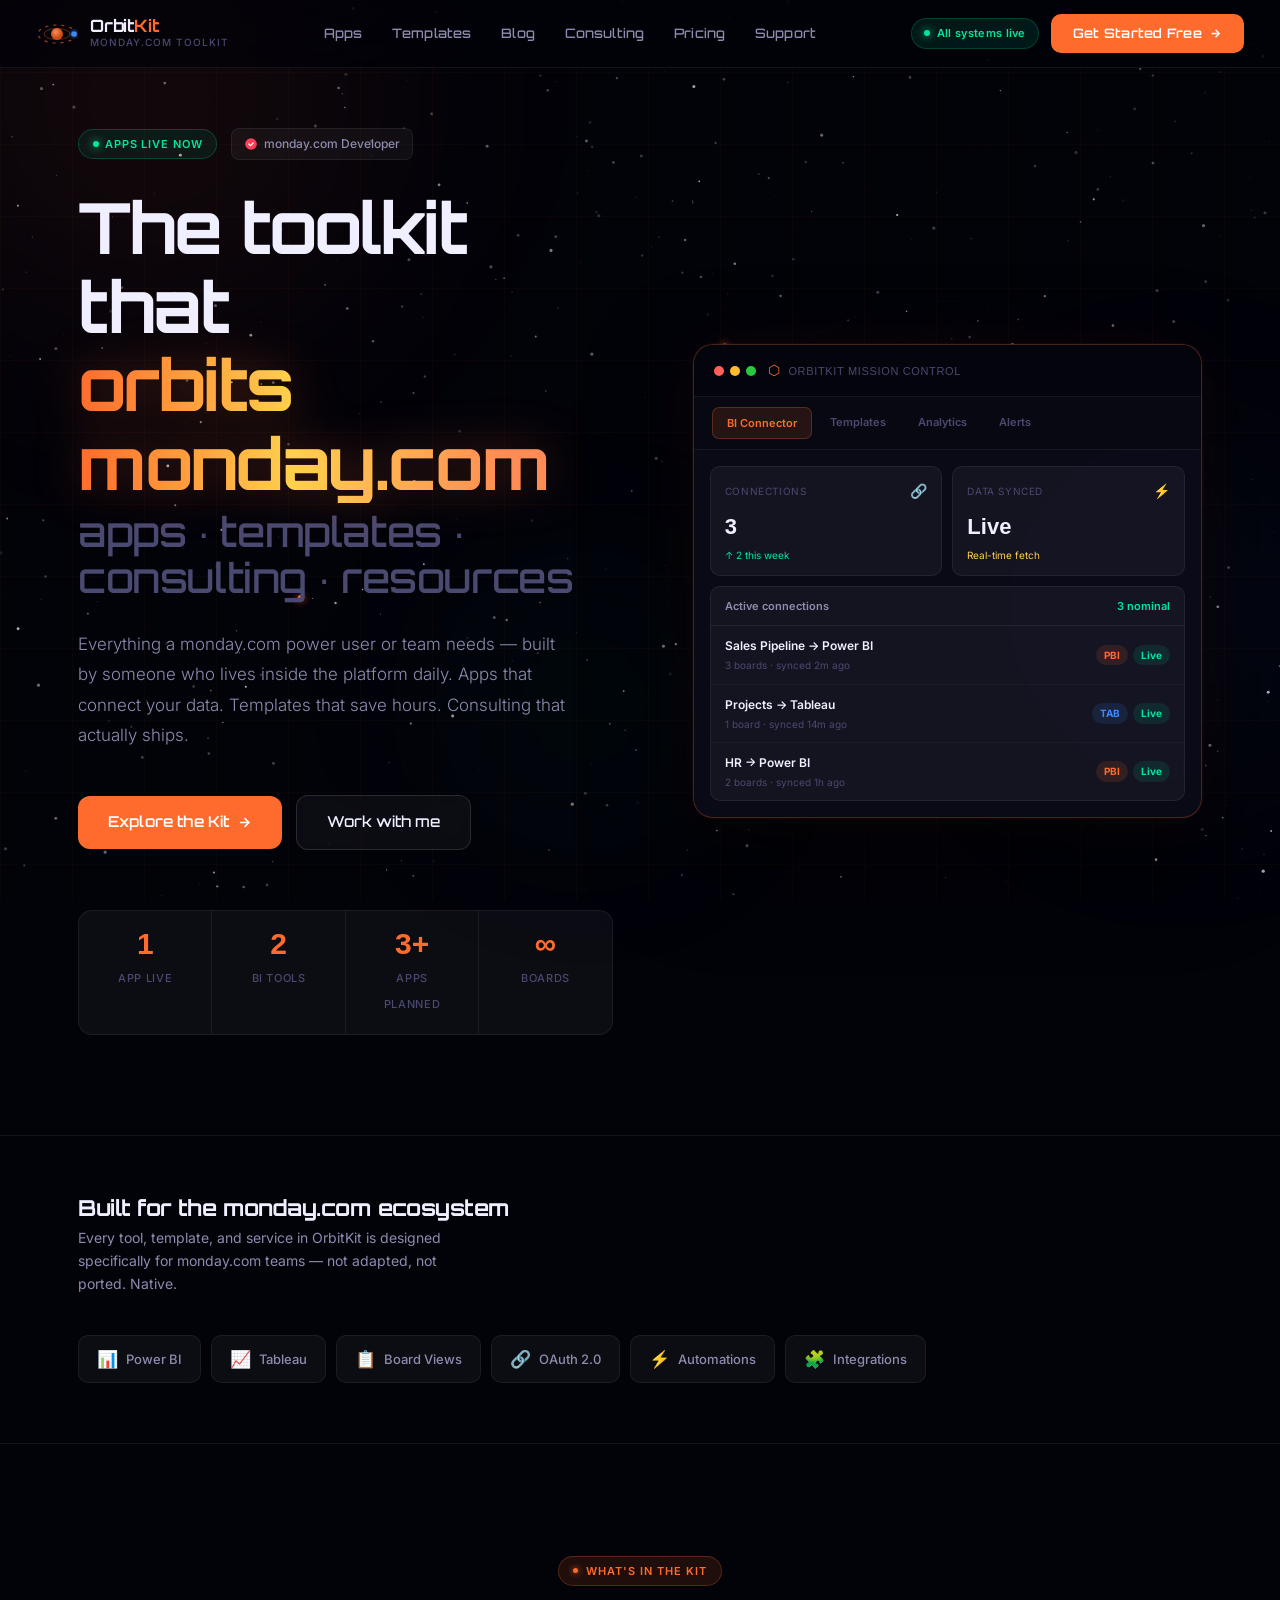
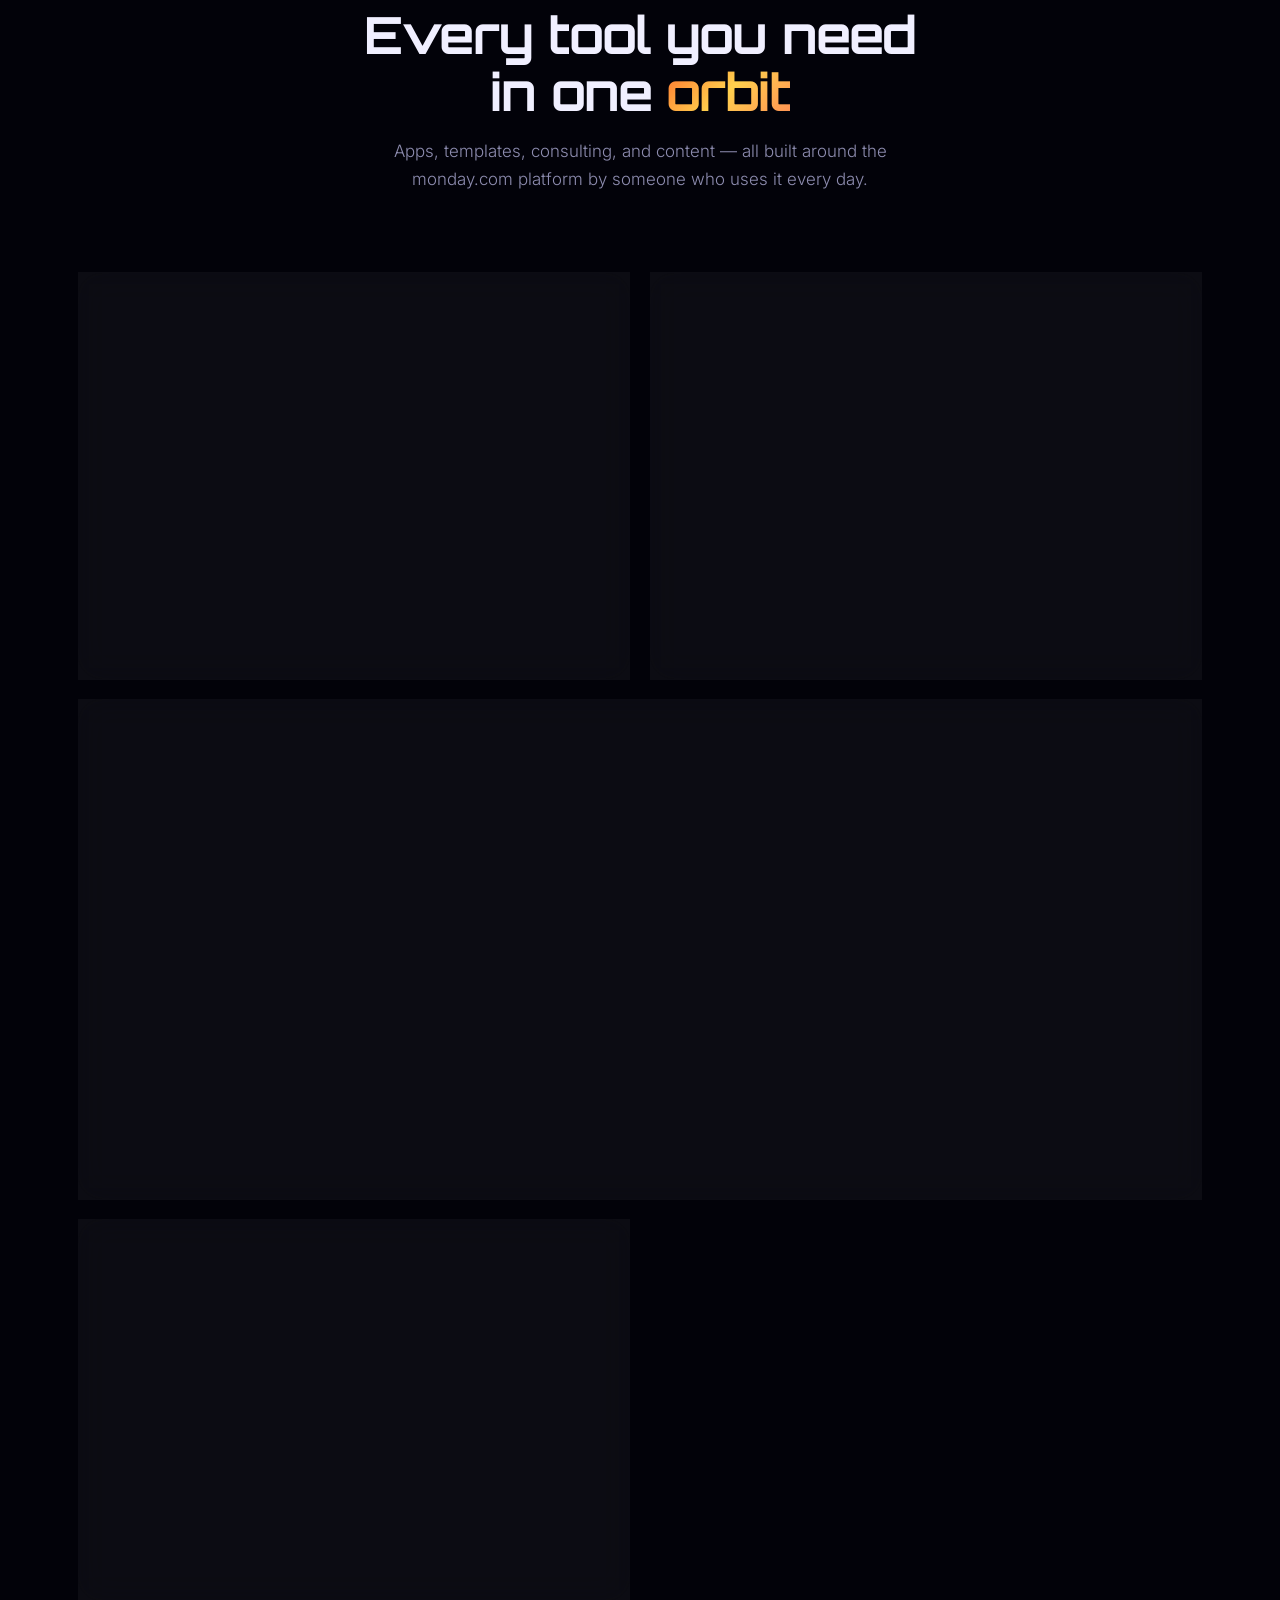
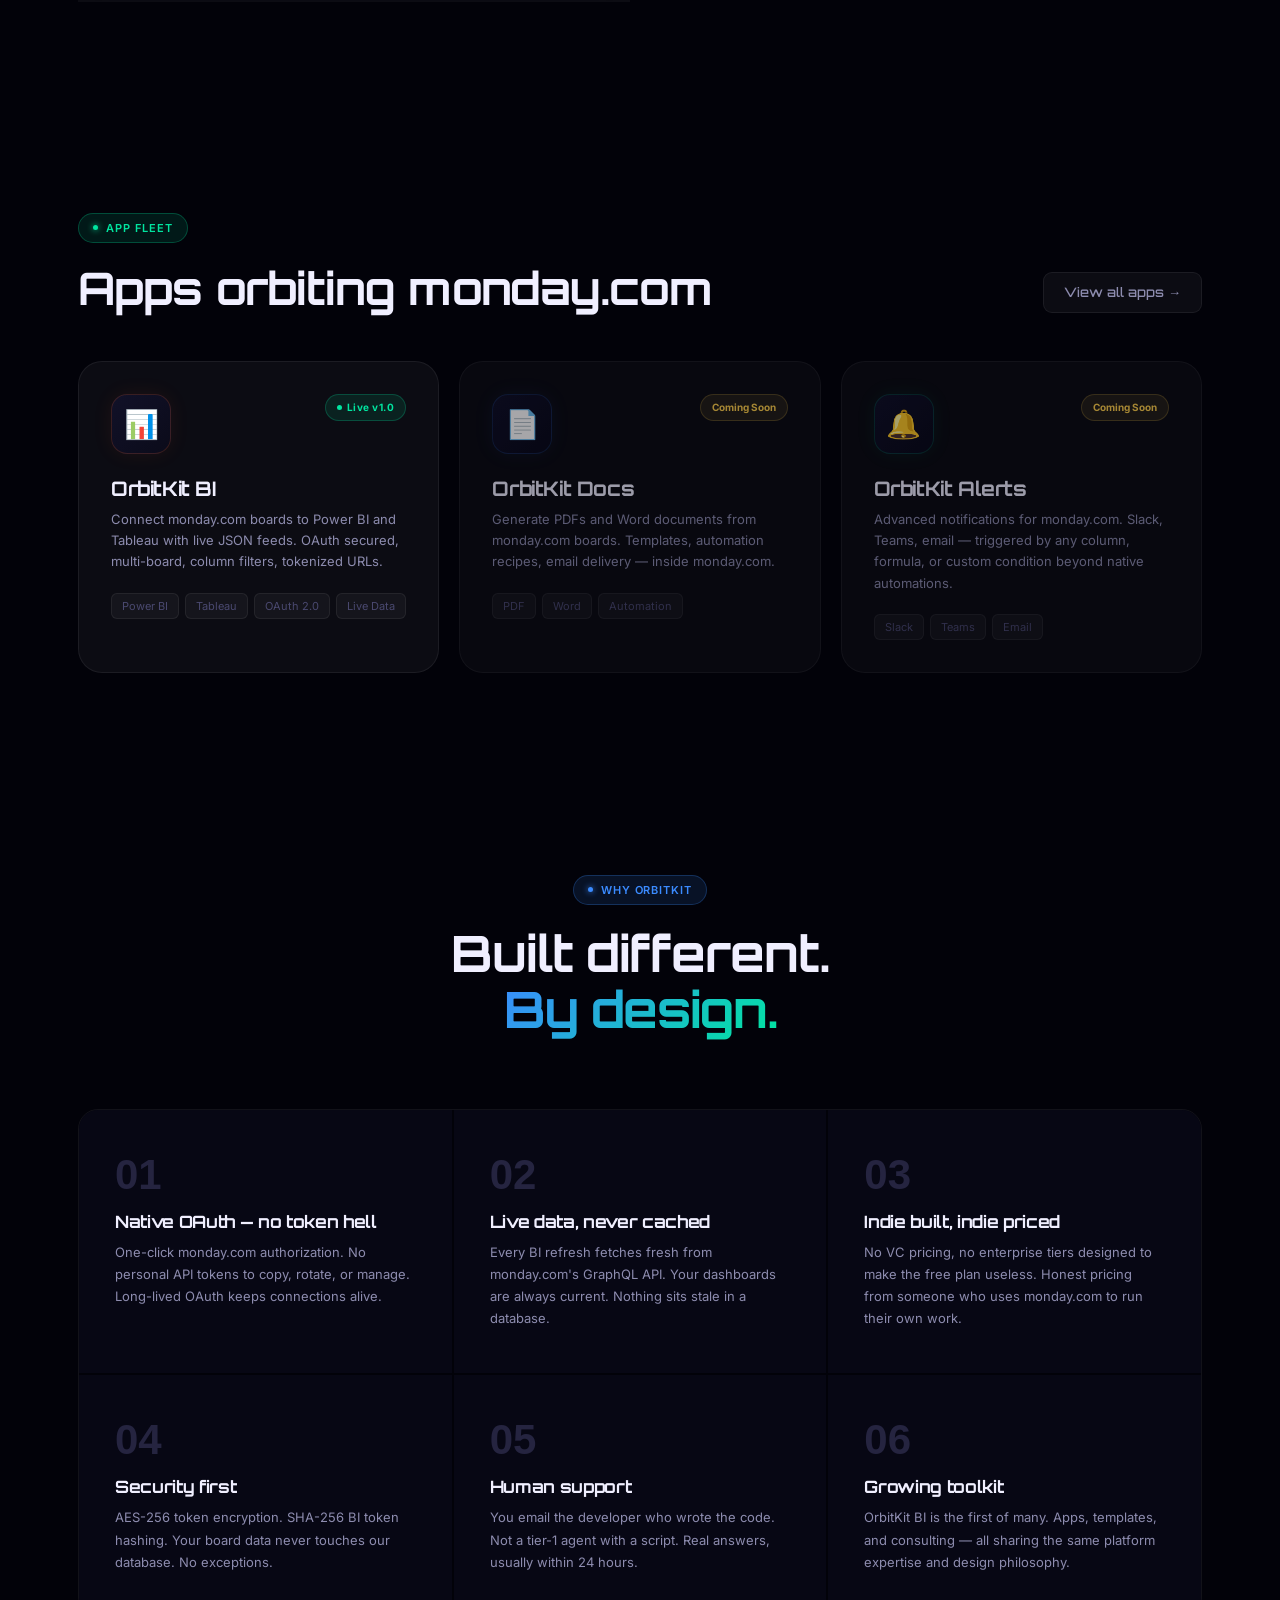
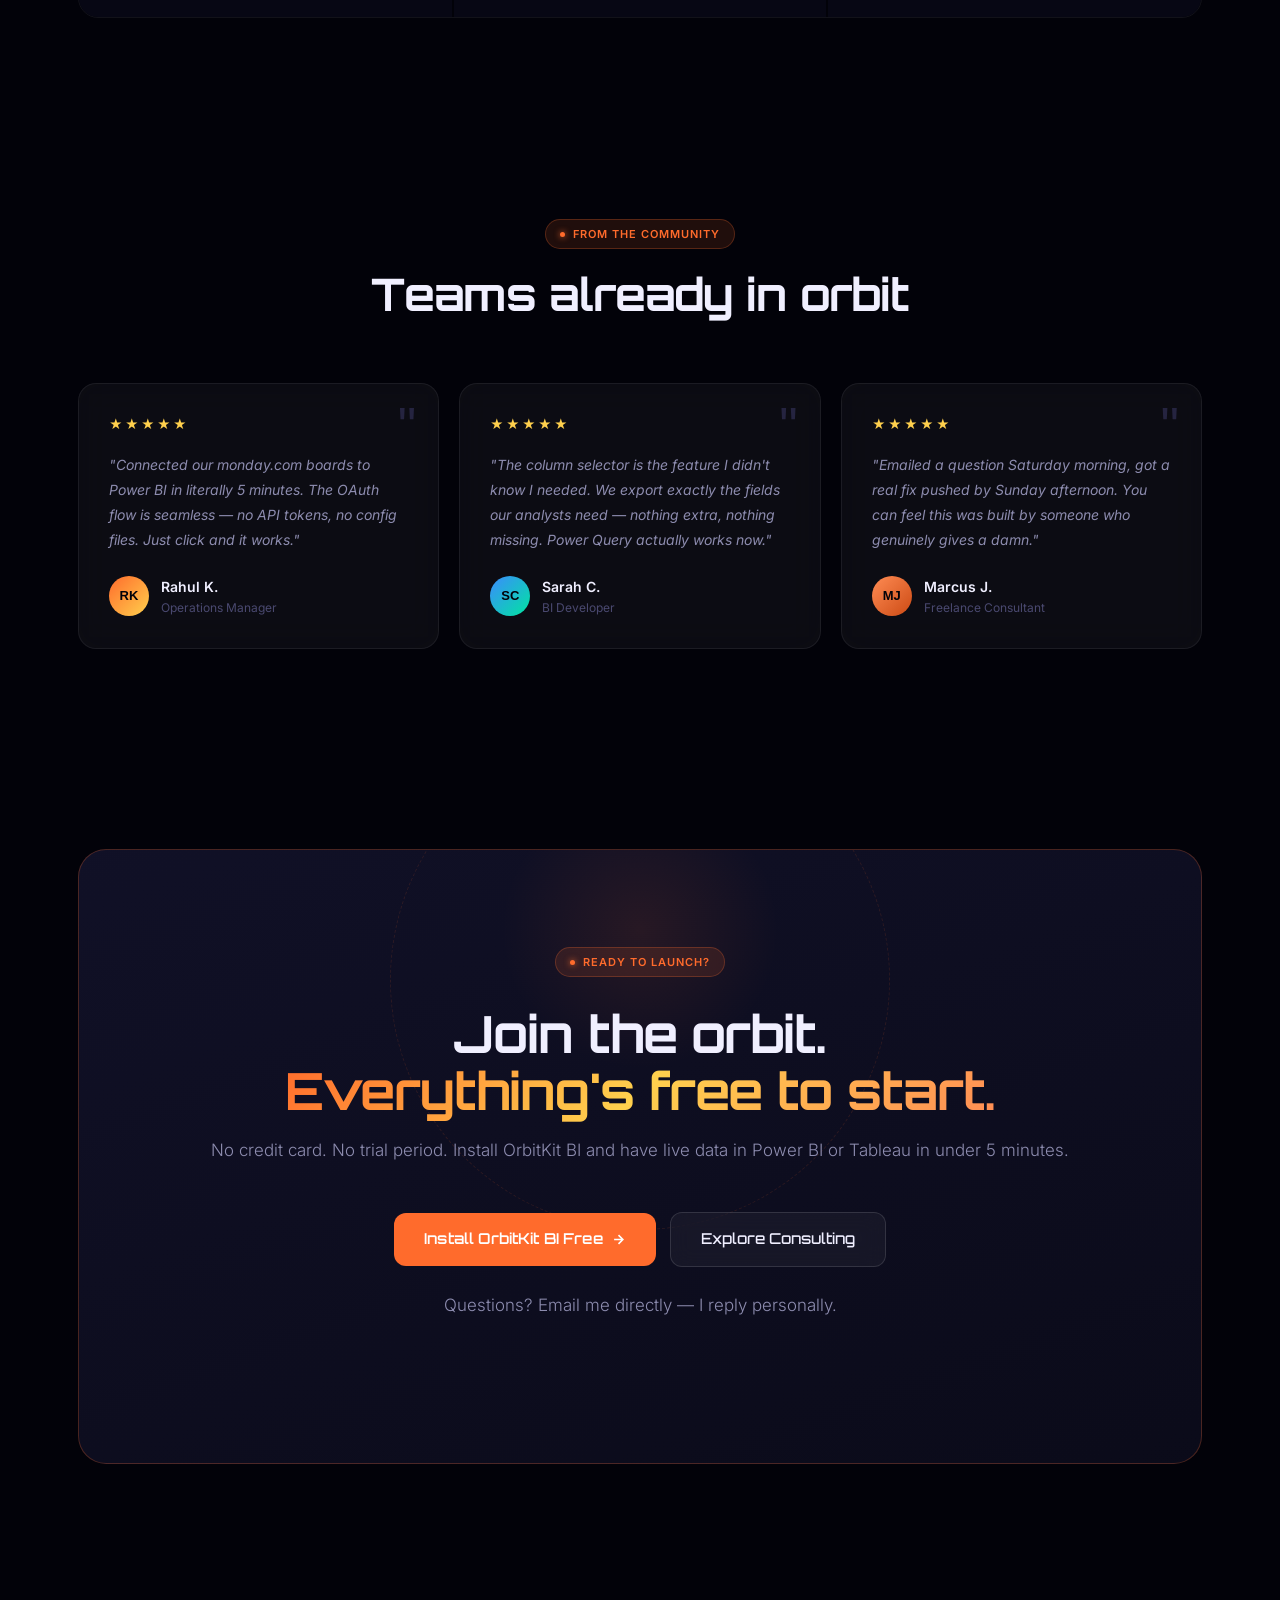
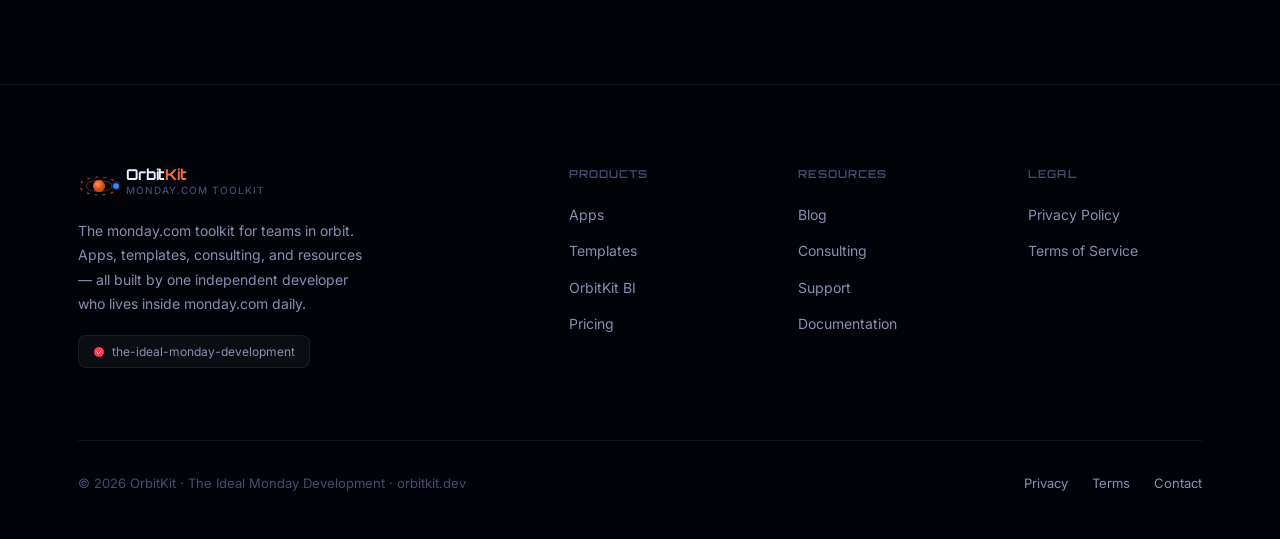
<file: index.html>
<!DOCTYPE html>
<html lang="en">
<head>
<meta charset="UTF-8">
<meta name="viewport" content="width=device-width, initial-scale=1.0">
<title>OrbitKit — The monday.com Toolkit for Teams in Orbit</title>
<meta name="description" content="Apps, templates, consulting and resources for monday.com teams. Built by an independent monday.com developer who lives inside the platform daily.">
<link rel="preconnect" href="https://fonts.googleapis.com">
<link rel="preconnect" href="https://fonts.gstatic.com" crossorigin>
<link href="https://fonts.googleapis.com/css2?family=Orbitron:wght@400;500;600;700;800;900&family=Inter:wght@300;400;500;600&display=swap" rel="stylesheet">
<link rel="stylesheet" href="shared.css">
<style>

/* ── HERO ─────────────────────────────────────────── */
.hero {
  min-height: 100vh;
  display: flex; align-items: center;
  padding: calc(var(--nav-h) + 60px) 0 100px;
  position: relative;
}
.hero-inner {
  display: grid; grid-template-columns: 1.05fr 1fr;
  gap: 80px; align-items: center;
}

/* Eyebrow */
.hero-brow { display: flex; align-items: center; gap: 14px; margin-bottom: 28px; }
.brow-tag {
  display: flex; align-items: center; gap: 6px;
  padding: 5px 14px; border-radius: 20px;
  background: rgba(0,229,160,0.08); border: 1px solid rgba(0,229,160,0.22);
  color: var(--signal); font-size: 11px; font-weight: 600; letter-spacing: .08em; text-transform: uppercase;
}
.brow-tag::before { content: ''; width: 6px; height: 6px; border-radius: 50%; background: var(--signal); box-shadow: 0 0 8px var(--signal); animation: blink 2s infinite; }
.brow-monday {
  display: flex; align-items: center; gap: 6px;
  padding: 5px 12px; border-radius: 8px;
  background: var(--panel); border: 1px solid var(--border);
  font-size: 12px; color: var(--text2); font-weight: 500;
}

/* Hero title */
h1.ht {
  font-size: clamp(44px, 5.5vw, 76px);
  font-weight: 700; margin-bottom: 28px; letter-spacing: -.03em;
}
h1.ht .l1 { display: block; color: var(--text); }
h1.ht .l2 {
  display: block;
  background: linear-gradient(90deg, var(--orbit) 0%, var(--gold) 40%, var(--orbit-hi) 80%);
  -webkit-background-clip: text; -webkit-text-fill-color: transparent;
  background-clip: text; filter: drop-shadow(0 0 24px rgba(255,107,44,0.3));
}
h1.ht .l3 { display: block; color: var(--text3); font-size: .58em; font-weight: 500; margin-top: 6px; letter-spacing: -.01em; }

.hero-desc { font-size: 17px; color: var(--text2); line-height: 1.8; max-width: 500px; margin-bottom: 44px; font-weight: 300; }
.hero-actions { display: flex; align-items: center; gap: 14px; flex-wrap: wrap; margin-bottom: 60px; }

/* Stat bar */
.stat-bar {
  display: flex; gap: 0;
  border: 1px solid var(--border); border-radius: 14px; overflow: hidden;
  background: var(--panel);
}
.stat-item {
  flex: 1; padding: 18px 22px; text-align: center;
  border-right: 1px solid var(--border);
  position: relative;
}
.stat-item:last-child { border-right: none; }
.stat-item::before {
  content: ''; position: absolute; top: 0; left: 0; right: 0; height: 2px;
  background: linear-gradient(90deg, transparent, var(--orbit), transparent);
  opacity: 0; transition: opacity .3s;
}
.stat-item:hover::before { opacity: 1; }
.stat-val {
  font-family: 'Clash Display', sans-serif; font-size: 30px; font-weight: 700;
  color: var(--orbit); display: block; margin-bottom: 4px; line-height: 1;
}
.stat-lbl { font-size: 11px; color: var(--text3); letter-spacing: .06em; text-transform: uppercase; font-weight: 500; }

/* ── HERO VISUAL — MISSION CONTROL PANEL ── */
.hero-visual { position: relative; }
.mission-panel {
  background: rgba(11,11,26,0.92);
  border: 1px solid var(--border-o);
  border-radius: 20px; overflow: hidden;
  box-shadow: 0 0 0 1px rgba(255,107,44,.05), 0 40px 100px rgba(0,0,0,.6), 0 0 60px rgba(255,107,44,.06);
  backdrop-filter: blur(20px);
  position: relative; z-index: 2;
}
.mp-header {
  background: rgba(2,2,9,0.7); padding: 14px 20px;
  display: flex; align-items: center; gap: 12px;
  border-bottom: 1px solid var(--border);
}
.mp-dots { display: flex; gap: 6px; }
.mp-dots span { width: 10px; height: 10px; border-radius: 50%; }
.mp-dots span:nth-child(1) { background: #FF5F56; }
.mp-dots span:nth-child(2) { background: #FFBD2E; }
.mp-dots span:nth-child(3) { background: #27C93F; }
.mp-title-bar { display: flex; align-items: center; gap: 8px; font-size: 11px; color: var(--text3); font-family: 'Clash Display', sans-serif; letter-spacing: .06em; text-transform: uppercase; }
.mp-title-bar::before { content: '⬡'; color: var(--orbit); font-size: 14px; }

/* Nav tabs */
.mp-tabs {
  background: rgba(6,6,15,0.5); padding: 10px 18px;
  display: flex; gap: 4px; border-bottom: 1px solid var(--border);
  overflow-x: auto;
}
.mp-tab {
  padding: 6px 14px; border-radius: 7px;
  font-size: 11px; font-weight: 600; color: var(--text3); white-space: nowrap;
}
.mp-tab.on { background: var(--orbit-dim); color: var(--orbit); border: 1px solid var(--border-o); }

/* Dashboard grid */
.mp-body { padding: 16px; display: grid; grid-template-columns: 1fr 1fr; gap: 10px; }

/* Mini stat cards */
.mini-stat {
  background: var(--panel); border: 1px solid var(--border);
  border-radius: 10px; padding: 12px 14px;
}
.ms-top { display: flex; align-items: center; justify-content: space-between; margin-bottom: 6px; }
.ms-label { font-size: 10px; color: var(--text3); text-transform: uppercase; letter-spacing: .06em; }
.ms-icon { font-size: 14px; }
.ms-val { font-family: 'Clash Display', sans-serif; font-size: 22px; font-weight: 700; color: var(--text); }
.ms-sub { font-size: 10px; color: var(--signal); margin-top: 2px; }
.ms-sub.warn { color: var(--gold); }

/* Connection list */
.mp-conn-list { grid-column: span 2; background: var(--panel); border: 1px solid var(--border); border-radius: 10px; overflow: hidden; }
.mp-conn-head { padding: 10px 14px; border-bottom: 1px solid var(--border); font-size: 11px; font-weight: 600; color: var(--text2); display: flex; justify-content: space-between; }
.conn-row {
  display: flex; align-items: center; justify-content: space-between;
  padding: 10px 14px; border-bottom: 1px solid rgba(255,255,255,.03);
}
.conn-row:last-child { border-bottom: none; }
.cr-left { display: flex; flex-direction: column; gap: 1px; }
.cr-name { font-size: 12px; font-weight: 600; color: var(--text); }
.cr-sub  { font-size: 10px; color: var(--text3); }
.cr-right { display: flex; gap: 5px; align-items: center; }
.cr-badge {
  padding: 2px 8px; border-radius: 20px; font-size: 10px; font-weight: 700;
}
.cb-o { background: var(--orbit-dim); color: var(--orbit); }
.cb-b { background: var(--electric-dim); color: var(--electric); }
.cb-g { background: var(--signal-dim); color: var(--signal); }

/* Orbit rings behind panel */
.ring-wrap { position: absolute; inset: -60px; pointer-events: none; z-index: 1; }
.ring {
  position: absolute; top: 50%; left: 50%;
  border: 1px dashed rgba(255,107,44,0.1);
  border-radius: 50%; transform: translate(-50%,-50%);
}
.ring-a { width: 420px; height: 420px; animation: spin 50s linear infinite; }
.ring-b { width: 560px; height: 560px; animation: spin 80s linear infinite reverse; border-color: rgba(59,139,255,0.06); }
@keyframes spin { to { transform: translate(-50%,-50%) rotate(360deg); } }
/* Orbit node on ring */
.rnode {
  position: absolute; width: 7px; height: 7px; border-radius: 50%;
  top: 0; left: 50%; margin: -3.5px 0 0 -3.5px;
  background: var(--orbit); box-shadow: 0 0 10px var(--orbit);
}

/* ── SERVICES SECTION ── */
.services { padding: 110px 0; }
.svc-head { text-align: center; margin-bottom: 80px; }
.svc-head h2 { font-size: clamp(32px, 4vw, 54px); margin-bottom: 16px; }
.svc-head p { color: var(--text2); font-size: 17px; max-width: 540px; margin: 0 auto; font-weight: 300; }

/* Big service cards */
.svc-grid {
  display: grid; grid-template-columns: repeat(2, 1fr);
  gap: 20px;
}
.svc-card {
  background: var(--panel); border: 1px solid var(--border);
  border-radius: var(--r-xl); padding: 44px 40px;
  position: relative; overflow: hidden;
  transition: border-color .25s, transform .25s, box-shadow .25s;
  text-decoration: none;
}
.svc-card::before {
  content: ''; position: absolute; top: 0; right: 0;
  width: 200px; height: 200px; border-radius: 50%;
  opacity: 0; transition: opacity .4s;
}
.svc-card:hover { border-color: var(--border-o); transform: translateY(-5px); box-shadow: 0 24px 60px rgba(0,0,0,.35); }
.svc-card:hover::before { opacity: 1; }
.svc-card.s1::before { background: radial-gradient(circle, rgba(255,107,44,.12) 0%, transparent 70%); }
.svc-card.s2::before { background: radial-gradient(circle, rgba(59,139,255,.10) 0%, transparent 70%); }
.svc-card.s3::before { background: radial-gradient(circle, rgba(0,229,160,.08) 0%, transparent 70%); }
.svc-card.s4::before { background: radial-gradient(circle, rgba(255,208,77,.09) 0%, transparent 70%); }

.svc-num {
  font-family: 'Clash Display', sans-serif; font-size: 11px; font-weight: 600;
  color: var(--text4); letter-spacing: .1em; margin-bottom: 24px; display: block;
}
.svc-icon {
  width: 64px; height: 64px; border-radius: 18px;
  display: flex; align-items: center; justify-content: center;
  font-size: 28px; margin-bottom: 24px; position: relative;
}
.si-o { background: var(--orbit-dim); border: 1px solid rgba(255,107,44,.2); }
.si-b { background: var(--electric-dim); border: 1px solid rgba(59,139,255,.2); }
.si-g { background: var(--signal-dim); border: 1px solid rgba(0,229,160,.2); }
.si-y { background: var(--gold-dim); border: 1px solid rgba(255,208,77,.2); }
.svc-card h3 { font-size: 24px; margin-bottom: 12px; color: var(--text); }
.svc-card p { font-size: 14px; color: var(--text2); line-height: 1.75; margin-bottom: 28px; }
.svc-link { font-size: 13px; font-weight: 600; color: var(--orbit); display: flex; align-items: center; gap: 6px; }
.svc-link:hover { gap: 10px; }
.svc-card:hover .svc-link { gap: 10px; }

/* Wide card */
.svc-card.wide { grid-column: span 2; display: grid; grid-template-columns: 1fr 1fr; gap: 40px; align-items: center; }
.wide-left {}
.wide-right {
  background: rgba(6,6,15,0.7); border: 1px solid var(--border);
  border-radius: 14px; padding: 24px; display: flex; flex-direction: column; gap: 10px;
}
.wide-item {
  display: flex; align-items: center; gap: 12px;
  padding: 10px 14px; border-radius: 10px;
  background: rgba(255,255,255,.03); border: 1px solid var(--border);
  font-size: 13px; color: var(--text2);
}
.wi-icon { font-size: 18px; width: 32px; text-align: center; }
.wi-check { margin-left: auto; color: var(--signal); font-size: 14px; font-weight: 700; }

/* ── APPS SECTION ── */
.apps-sec { padding: 100px 0; }
.apps-head { display: flex; align-items: flex-end; justify-content: space-between; margin-bottom: 48px; }
.apps-head h2 { font-size: clamp(28px, 3.5vw, 46px); }
.apps-row { display: grid; grid-template-columns: repeat(3, 1fr); gap: 20px; }
.app-card {
  background: var(--panel); border: 1px solid var(--border);
  border-radius: var(--r-xl); padding: 32px;
  text-decoration: none; display: block; position: relative; overflow: hidden;
  transition: border-color .2s, transform .25s, box-shadow .25s;
}
.app-card:hover { border-color: var(--border-o); transform: translateY(-5px); box-shadow: 0 20px 50px rgba(0,0,0,.4); }
.app-card::after {
  content: ''; position: absolute; bottom: 0; left: 0; right: 0; height: 120px;
  background: linear-gradient(transparent, rgba(255,107,44,.04));
  pointer-events: none; opacity: 0; transition: opacity .3s;
}
.app-card:hover::after { opacity: 1; }
.ac-top { display: flex; align-items: flex-start; justify-content: space-between; margin-bottom: 24px; }
.ac-icon {
  width: 60px; height: 60px; border-radius: 16px;
  background: linear-gradient(135deg, var(--hull), var(--station));
  border: 1px solid rgba(255,107,44,.18);
  display: flex; align-items: center; justify-content: center;
  font-size: 28px; box-shadow: 0 0 20px rgba(255,107,44,.08);
}
.live-tag {
  display: flex; align-items: center; gap: 5px;
  padding: 4px 11px; border-radius: 20px;
  background: var(--signal-dim); border: 1px solid rgba(0,229,160,.22);
  color: var(--signal); font-size: 10px; font-weight: 700; letter-spacing: .05em;
}
.live-tag::before { content: ''; width: 5px; height: 5px; border-radius: 50%; background: var(--signal); animation: blink 2s infinite; }
.soon-tag {
  padding: 4px 11px; border-radius: 20px;
  background: var(--gold-dim); border: 1px solid rgba(255,208,77,.22);
  color: var(--gold); font-size: 10px; font-weight: 700;
}
.app-card h3 { font-size: 20px; margin-bottom: 8px; color: var(--text); }
.app-card p { font-size: 13px; color: var(--text2); line-height: 1.65; margin-bottom: 20px; }
.app-tags { display: flex; flex-wrap: wrap; gap: 6px; }
.app-tag { padding: 3px 10px; border-radius: 6px; background: rgba(255,255,255,.04); border: 1px solid var(--border); font-size: 11px; color: var(--text3); }

/* ── WHY ORBITKIT ── */
.why { padding: 100px 0; }
.why-grid { display: grid; grid-template-columns: repeat(3, 1fr); gap: 2px; border: 1px solid var(--border); border-radius: 20px; overflow: hidden; }
.why-cell {
  padding: 44px 36px;
  background: rgba(11,11,26,0.7); position: relative;
  transition: background .2s;
}
.why-cell:hover { background: rgba(17,17,40,0.9); }
.why-cell::before {
  content: ''; position: absolute; bottom: 0; left: 0; right: 0; height: 1px;
  background: linear-gradient(90deg, transparent, var(--orbit), transparent);
  opacity: 0; transition: opacity .3s;
}
.why-cell:hover::before { opacity: .4; }
.wc-num { font-family: 'Clash Display', sans-serif; font-size: 42px; font-weight: 700; color: var(--text4); line-height: 1; margin-bottom: 16px; }
.why-cell h4 { font-size: 17px; margin-bottom: 10px; }
.why-cell p  { font-size: 13px; color: var(--text2); line-height: 1.7; }

/* ── TESTIMONIALS ── */
.testi-sec { padding: 100px 0; }
.testi-head { text-align: center; margin-bottom: 64px; }
.testi-head h2 { font-size: clamp(28px, 3.5vw, 46px); margin-bottom: 10px; }
.testi-grid { display: grid; grid-template-columns: repeat(3, 1fr); gap: 20px; }
.testi-card {
  background: var(--panel); border: 1px solid var(--border);
  border-radius: var(--r-lg); padding: 30px; position: relative;
}
.tc-quote { font-size: 52px; font-family: 'Clash Display', sans-serif; color: var(--text4); line-height: 1; position: absolute; top: 16px; right: 22px; }
.tc-stars { color: var(--gold); font-size: 13px; letter-spacing: 2px; margin-bottom: 16px; }
.tc-text { font-size: 14px; color: var(--text2); line-height: 1.8; margin-bottom: 22px; font-style: italic; }
.tc-author { display: flex; align-items: center; gap: 12px; }
.tc-av {
  width: 40px; height: 40px; border-radius: 50%;
  display: flex; align-items: center; justify-content: center;
  font-family: 'Clash Display', sans-serif; font-size: 13px; font-weight: 700; color: var(--void);
}
.av1 { background: linear-gradient(135deg, var(--orbit), var(--gold)); }
.av2 { background: linear-gradient(135deg, var(--electric), var(--signal)); }
.av3 { background: linear-gradient(135deg, var(--orbit-hi), var(--orbit-lo)); }
.tc-name { font-size: 14px; font-weight: 600; color: var(--text); }
.tc-role { font-size: 12px; color: var(--text3); }

/* ── CTA ── */
.cta-sec { padding: 100px 0; }
.cta-inner {
  position: relative; overflow: hidden;
  border: 1px solid var(--border-o); border-radius: 28px;
  padding: 96px 64px; text-align: center;
  background: linear-gradient(160deg, rgba(17,17,40,.96) 0%, rgba(11,11,26,.98) 100%);
}
/* Orbital decoration */
.cta-inner::before {
  content: ''; position: absolute; top: -120px; left: 50%; transform: translateX(-50%);
  width: 500px; height: 500px;
  border: 1px dashed rgba(255,107,44,.12); border-radius: 50%;
  animation: spin 40s linear infinite;
}
.cta-inner::after {
  content: ''; position: absolute; top: -60px; left: 50%; transform: translateX(-50%);
  width: 280px; height: 280px;
  background: radial-gradient(circle, rgba(255,107,44,.1) 0%, transparent 70%);
}
.cta-content { position: relative; z-index: 1; }
.cta-inner h2 { font-size: clamp(30px, 4vw, 52px); margin-bottom: 16px; }
.cta-inner p { color: var(--text2); font-size: 17px; margin-bottom: 48px; font-weight: 300; }
.cta-btns { display: flex; align-items: center; justify-content: center; gap: 14px; flex-wrap: wrap; }
.cta-note { margin-top: 24px; font-size: 12px; color: var(--text3); }
.cta-note a { color: var(--text2); text-decoration: none; }

/* ── MONDAY INTEGRATION STRIP ── */
.monday-strip { padding: 60px 0; border-top: 1px solid var(--border); border-bottom: 1px solid var(--border); }
.ms-inner { display: flex; align-items: center; justify-content: space-between; gap: 40px; flex-wrap: wrap; }
.ms-text h3 { font-size: 22px; margin-bottom: 6px; }
.ms-text p { color: var(--text2); font-size: 14px; max-width: 400px; }
.ms-pills { display: flex; gap: 10px; flex-wrap: wrap; }
.ms-pill {
  display: flex; align-items: center; gap: 8px;
  padding: 9px 18px; border-radius: 10px;
  background: var(--panel); border: 1px solid var(--border);
  font-size: 13px; color: var(--text2); font-weight: 500;
  transition: border-color .2s, color .2s;
}
.ms-pill:hover { border-color: var(--border-o); color: var(--orbit); }
.ms-pill-icon { font-size: 17px; }

@media (max-width: 1040px) {
  .hero-inner { grid-template-columns: 1fr; }
  .hero-visual { display: none; }
  .svc-grid { grid-template-columns: 1fr; }
  .svc-card.wide { grid-column: span 1; grid-template-columns: 1fr; }
  .apps-row { grid-template-columns: 1fr; }
  .why-grid { grid-template-columns: 1fr 1fr; }
  .testi-grid { grid-template-columns: 1fr; }
  .cta-inner { padding: 56px 28px; }
  .apps-head { flex-direction: column; align-items: flex-start; gap: 14px; }
  .ms-inner { flex-direction: column; align-items: flex-start; }
}
@media (max-width: 640px) {
  .why-grid { grid-template-columns: 1fr; }
  .svc-grid { grid-template-columns: 1fr; }
}
</style>
</head>
<body>

<!-- Universe canvas -->
<canvas id="universe"></canvas>
<div class="orbital-grid"></div>
<div class="amb amb-1"></div>
<div class="amb amb-2"></div>
<div class="amb amb-3"></div>

<!-- NAV -->
<nav>
  <a href="index.html" class="nav-brand">
    <div class="ok-logo">
      <svg viewBox="0 0 42 42" fill="none" xmlns="http://www.w3.org/2000/svg">
        <!-- Outer orbit ring -->
        <ellipse cx="21" cy="21" rx="19" ry="9" stroke="#FF6B2C" stroke-width="1.2" stroke-dasharray="3 5" opacity="0.6"/>
        <!-- Inner ring -->
        <ellipse cx="21" cy="21" rx="13" ry="5.5" stroke="#FF6B2C" stroke-width="1" opacity="0.35"/>
        <!-- Center planet -->
        <circle cx="21" cy="21" r="6" fill="url(#planetGrad)"/>
        <!-- Orbit satellite -->
        <circle cx="38" cy="21" r="5" fill="#3B8BFF" opacity="0.2"/>
        <circle cx="38" cy="21" r="2.8" fill="#3B8BFF"/>
        <defs>
          <radialGradient id="planetGrad" cx="40%" cy="35%">
            <stop offset="0%" stop-color="#FF8C54"/>
            <stop offset="100%" stop-color="#CC4A14"/>
          </radialGradient>
        </defs>
      </svg>
    </div>
    <div class="brand-text">
      <span class="brand-name">Orbit<span class="accent">Kit</span></span>
      <span class="brand-sub">monday.com toolkit</span>
    </div>
  </a>
  <ul class="nav-links">
    <li><a href="apps.html">Apps</a></li>
    <li><a href="templates.html">Templates</a></li>
    <li><a href="blog.html">Blog</a></li>
    <li><a href="consulting.html">Consulting</a></li>
    <li><a href="pricing.html">Pricing</a></li>
    <li><a href="support.html">Support</a></li>
  </ul>
  <div class="nav-right">
    <div class="status-pill">
      <span class="status-dot"></span>
      All systems live
    </div>
    <a href="apps.html#orbitkit-bi" class="btn-launch">
      Get Started Free
      <svg width="13" height="13" viewBox="0 0 24 24" fill="none" stroke="currentColor" stroke-width="2.5"><path d="M5 12h14M12 5l7 7-7 7"/></svg>
    </a>
  </div>
</nav>

<div class="content-wrap">

<!-- ── HERO ── -->
<section class="hero">
  <div class="container">
    <div class="hero-inner">
      <div>
        <div class="hero-brow fi">
          <span class="brow-tag">Apps live now</span>
          <span class="brow-monday">
            <svg width="14" height="14" viewBox="0 0 24 24" fill="none"><circle cx="12" cy="12" r="10" fill="#FF3D57"/><path d="M8 12l3 3 5-5" stroke="white" stroke-width="2" stroke-linecap="round" stroke-linejoin="round"/></svg>
            monday.com Developer
          </span>
        </div>
        <h1 class="ht fi d1">
          <span class="l1">The toolkit that</span>
          <span class="l2">orbits monday.com</span>
          <span class="l3">apps · templates · consulting · resources</span>
        </h1>
        <p class="hero-desc fi d2">
          Everything a monday.com power user or team needs — built by someone who lives inside the platform daily. Apps that connect your data. Templates that save hours. Consulting that actually ships.
        </p>
        <div class="hero-actions fi d3">
          <a href="apps.html" class="btn-primary">
            Explore the Kit
            <svg width="15" height="15" viewBox="0 0 24 24" fill="none" stroke="currentColor" stroke-width="2.5"><path d="M5 12h14M12 5l7 7-7 7"/></svg>
          </a>
          <a href="consulting.html" class="btn-secondary">Work with me</a>
        </div>
        <div class="stat-bar fi d4">
          <div class="stat-item">
            <span class="stat-val" data-count="1" data-suffix="">1</span>
            <span class="stat-lbl">App live</span>
          </div>
          <div class="stat-item">
            <span class="stat-val" data-count="2" data-suffix="">2</span>
            <span class="stat-lbl">BI tools</span>
          </div>
          <div class="stat-item">
            <span class="stat-val" data-count="3" data-suffix="+">3+</span>
            <span class="stat-lbl">Apps planned</span>
          </div>
          <div class="stat-item">
            <span class="stat-val">∞</span>
            <span class="stat-lbl">Boards</span>
          </div>
        </div>
      </div>

      <!-- MISSION CONTROL PANEL -->
      <div class="hero-visual fi d2">
        <div class="ring-wrap">
          <div class="ring ring-a"><div class="rnode"></div></div>
          <div class="ring ring-b"></div>
        </div>
        <div class="mission-panel">
          <div class="mp-header">
            <div class="mp-dots"><span></span><span></span><span></span></div>
            <div class="mp-title-bar">OrbitKit Mission Control</div>
          </div>
          <div class="mp-tabs">
            <div class="mp-tab on">BI Connector</div>
            <div class="mp-tab">Templates</div>
            <div class="mp-tab">Analytics</div>
            <div class="mp-tab">Alerts</div>
          </div>
          <div class="mp-body">
            <div class="mini-stat">
              <div class="ms-top"><span class="ms-label">Connections</span><span class="ms-icon">🔗</span></div>
              <div class="ms-val">3</div>
              <div class="ms-sub">↑ 2 this week</div>
            </div>
            <div class="mini-stat">
              <div class="ms-top"><span class="ms-label">Data synced</span><span class="ms-icon">⚡</span></div>
              <div class="ms-val">Live</div>
              <div class="ms-sub warn">Real-time fetch</div>
            </div>
            <div class="mp-conn-list">
              <div class="mp-conn-head">
                <span>Active connections</span>
                <span style="color:var(--signal);">3 nominal</span>
              </div>
              <div class="conn-row">
                <div class="cr-left">
                  <span class="cr-name">Sales Pipeline → Power BI</span>
                  <span class="cr-sub">3 boards · synced 2m ago</span>
                </div>
                <div class="cr-right">
                  <span class="cr-badge cb-o">PBI</span>
                  <span class="cr-badge cb-g">Live</span>
                </div>
              </div>
              <div class="conn-row">
                <div class="cr-left">
                  <span class="cr-name">Projects → Tableau</span>
                  <span class="cr-sub">1 board · synced 14m ago</span>
                </div>
                <div class="cr-right">
                  <span class="cr-badge cb-b">TAB</span>
                  <span class="cr-badge cb-g">Live</span>
                </div>
              </div>
              <div class="conn-row">
                <div class="cr-left">
                  <span class="cr-name">HR → Power BI</span>
                  <span class="cr-sub">2 boards · synced 1h ago</span>
                </div>
                <div class="cr-right">
                  <span class="cr-badge cb-o">PBI</span>
                  <span class="cr-badge cb-g">Live</span>
                </div>
              </div>
            </div>
          </div>
        </div>
      </div>
    </div>
  </div>
</section>

<!-- ── MONDAY STRIP ── -->
<section class="monday-strip">
  <div class="container">
    <div class="ms-inner">
      <div class="ms-text">
        <h3>Built for the monday.com ecosystem</h3>
        <p>Every tool, template, and service in OrbitKit is designed specifically for monday.com teams — not adapted, not ported. Native.</p>
      </div>
      <div class="ms-pills">
        <div class="ms-pill"><span class="ms-pill-icon">📊</span> Power BI</div>
        <div class="ms-pill"><span class="ms-pill-icon">📈</span> Tableau</div>
        <div class="ms-pill"><span class="ms-pill-icon">📋</span> Board Views</div>
        <div class="ms-pill"><span class="ms-pill-icon">🔗</span> OAuth 2.0</div>
        <div class="ms-pill"><span class="ms-pill-icon">⚡</span> Automations</div>
        <div class="ms-pill"><span class="ms-pill-icon">🧩</span> Integrations</div>
      </div>
    </div>
  </div>
</section>

<!-- ── SERVICES ── -->
<section class="services">
  <div class="container">
    <div class="svc-head">
      <div class="stag"><span class="stag-dot"></span>What's in the kit</div>
      <h2>Every tool you need<br>in one <span class="gradient-text">orbit</span></h2>
      <p>Apps, templates, consulting, and content — all built around the monday.com platform by someone who uses it every day.</p>
    </div>
    <div class="svc-grid">
      <a href="apps.html" class="svc-card s1 fi glass">
        <span class="svc-num">01 / APPS</span>
        <div class="svc-icon si-o">🛰️</div>
        <h3>monday.com Apps</h3>
        <p>Native apps that extend monday.com's power. Connect your boards to BI tools, automate complex workflows, and surface data where your team works. First up: OrbitKit BI — live data feeds to Power BI and Tableau.</p>
        <div class="svc-link">Browse apps <svg width="14" height="14" viewBox="0 0 24 24" fill="none" stroke="currentColor" stroke-width="2.5"><path d="M5 12h14M12 5l7 7-7 7"/></svg></div>
      </a>
      <a href="templates.html" class="svc-card s2 fi d1 glass">
        <span class="svc-num">02 / TEMPLATES</span>
        <div class="svc-icon si-b">📐</div>
        <h3>Board Templates</h3>
        <p>Pre-built monday.com board templates for sales, projects, HR, CRM, and operations. Import in one click, configured and ready to use. No blank-board syndrome. Built for how real teams actually work.</p>
        <div class="svc-link">Browse templates <svg width="14" height="14" viewBox="0 0 24 24" fill="none" stroke="currentColor" stroke-width="2.5"><path d="M5 12h14M12 5l7 7-7 7"/></svg></div>
      </a>
      <a href="consulting.html" class="svc-card s3 wide fi glass">
        <div class="wide-left">
          <span class="svc-num">03 / CONSULTING</span>
          <div class="svc-icon si-g">🎯</div>
          <h3>monday.com Consulting</h3>
          <p>Hands-on consulting for teams that need more than templates. Board architecture, automation design, BI integration, workflow mapping, onboarding. You get the person who built these tools — not a reseller.</p>
          <div class="svc-link" style="margin-top: 20px;">Start a project <svg width="14" height="14" viewBox="0 0 24 24" fill="none" stroke="currentColor" stroke-width="2.5"><path d="M5 12h14M12 5l7 7-7 7"/></svg></div>
        </div>
        <div class="wide-right">
          <div class="wide-item"><span class="wi-icon">🗺️</span> Board architecture & structure<span class="wi-check">✓</span></div>
          <div class="wide-item"><span class="wi-icon">⚡</span> Automation recipe design<span class="wi-check">✓</span></div>
          <div class="wide-item"><span class="wi-icon">📊</span> BI integration & dashboards<span class="wi-check">✓</span></div>
          <div class="wide-item"><span class="wi-icon">🔗</span> API & integration setup<span class="wi-check">✓</span></div>
          <div class="wide-item"><span class="wi-icon">👥</span> Team onboarding & training<span class="wi-check">✓</span></div>
          <div class="wide-item"><span class="wi-icon">📋</span> Workflow documentation<span class="wi-check">✓</span></div>
        </div>
      </a>
      <a href="blog.html" class="svc-card s4 fi glass">
        <span class="svc-num">04 / BLOG</span>
        <div class="svc-icon si-y">📡</div>
        <h3>monday.com Resources</h3>
        <p>Tutorials, dev notes, tips, and deep dives on monday.com — Power BI integration, automation tricks, board design patterns, and lessons from building indie apps on the platform.</p>
        <div class="svc-link">Read the blog <svg width="14" height="14" viewBox="0 0 24 24" fill="none" stroke="currentColor" stroke-width="2.5"><path d="M5 12h14M12 5l7 7-7 7"/></svg></div>
      </a>
    </div>
  </div>
</section>

<!-- ── APPS ── -->
<section class="apps-sec">
  <div class="container">
    <div class="apps-head">
      <div>
        <div class="stag-green stag fi"><span class="stag-dot"></span>App Fleet</div>
        <h2 class="fi d1">Apps orbiting monday.com</h2>
      </div>
      <a href="apps.html" class="btn-ghost fi d2">View all apps →</a>
    </div>
    <div class="apps-row">
      <a href="apps.html#orbitkit-bi" class="app-card fi">
        <div class="ac-top">
          <div class="ac-icon">📊</div>
          <span class="live-tag">Live v1.0</span>
        </div>
        <h3>OrbitKit BI</h3>
        <p>Connect monday.com boards to Power BI and Tableau with live JSON feeds. OAuth secured, multi-board, column filters, tokenized URLs.</p>
        <div class="app-tags">
          <span class="app-tag">Power BI</span>
          <span class="app-tag">Tableau</span>
          <span class="app-tag">OAuth 2.0</span>
          <span class="app-tag">Live Data</span>
        </div>
      </a>
      <div class="app-card fi d1" style="opacity:.65; cursor:default;">
        <div class="ac-top">
          <div class="ac-icon" style="border-color:rgba(59,139,255,.18);box-shadow:0 0 20px rgba(59,139,255,.08);">📄</div>
          <span class="soon-tag">Coming Soon</span>
        </div>
        <h3>OrbitKit Docs</h3>
        <p>Generate PDFs and Word documents from monday.com boards. Templates, automation recipes, email delivery — inside monday.com.</p>
        <div class="app-tags">
          <span class="app-tag">PDF</span>
          <span class="app-tag">Word</span>
          <span class="app-tag">Automation</span>
        </div>
      </div>
      <div class="app-card fi d2" style="opacity:.65; cursor:default;">
        <div class="ac-top">
          <div class="ac-icon" style="border-color:rgba(0,229,160,.18);box-shadow:0 0 20px rgba(0,229,160,.08);">🔔</div>
          <span class="soon-tag">Coming Soon</span>
        </div>
        <h3>OrbitKit Alerts</h3>
        <p>Advanced notifications for monday.com. Slack, Teams, email — triggered by any column, formula, or custom condition beyond native automations.</p>
        <div class="app-tags">
          <span class="app-tag">Slack</span>
          <span class="app-tag">Teams</span>
          <span class="app-tag">Email</span>
        </div>
      </div>
    </div>
  </div>
</section>

<!-- ── WHY ── -->
<section class="why">
  <div class="container">
    <div style="text-align:center; margin-bottom:72px;">
      <div class="stag-blue stag fi" style="display:inline-flex;"><span class="stag-dot"></span>Why OrbitKit</div>
      <h2 class="fi d1" style="font-size:clamp(30px,4vw,50px); margin-top:0;">Built different.<br><span class="gradient-text-blue">By design.</span></h2>
    </div>
    <div class="why-grid">
      <div class="why-cell fi"><div class="wc-num">01</div><h4>Native OAuth — no token hell</h4><p>One-click monday.com authorization. No personal API tokens to copy, rotate, or manage. Long-lived OAuth keeps connections alive.</p></div>
      <div class="why-cell fi d1"><div class="wc-num">02</div><h4>Live data, never cached</h4><p>Every BI refresh fetches fresh from monday.com's GraphQL API. Your dashboards are always current. Nothing sits stale in a database.</p></div>
      <div class="why-cell fi d2"><div class="wc-num">03</div><h4>Indie built, indie priced</h4><p>No VC pricing, no enterprise tiers designed to make the free plan useless. Honest pricing from someone who uses monday.com to run their own work.</p></div>
      <div class="why-cell fi"><div class="wc-num">04</div><h4>Security first</h4><p>AES-256 token encryption. SHA-256 BI token hashing. Your board data never touches our database. No exceptions.</p></div>
      <div class="why-cell fi d1"><div class="wc-num">05</div><h4>Human support</h4><p>You email the developer who wrote the code. Not a tier-1 agent with a script. Real answers, usually within 24 hours.</p></div>
      <div class="why-cell fi d2"><div class="wc-num">06</div><h4>Growing toolkit</h4><p>OrbitKit BI is the first of many. Apps, templates, and consulting — all sharing the same platform expertise and design philosophy.</p></div>
    </div>
  </div>
</section>

<!-- ── TESTIMONIALS ── -->
<section class="testi-sec">
  <div class="container">
    <div class="testi-head">
      <div class="stag fi" style="display:inline-flex;"><span class="stag-dot"></span>From the community</div>
      <h2 class="fi d1">Teams already in orbit</h2>
    </div>
    <div class="testi-grid">
      <div class="testi-card fi glass">
        <div class="tc-quote">"</div>
        <div class="tc-stars">★★★★★</div>
        <p class="tc-text">"Connected our monday.com boards to Power BI in literally 5 minutes. The OAuth flow is seamless — no API tokens, no config files. Just click and it works."</p>
        <div class="tc-author">
          <div class="tc-av av1">RK</div>
          <div><div class="tc-name">Rahul K.</div><div class="tc-role">Operations Manager</div></div>
        </div>
      </div>
      <div class="testi-card fi d1 glass">
        <div class="tc-quote">"</div>
        <div class="tc-stars">★★★★★</div>
        <p class="tc-text">"The column selector is the feature I didn't know I needed. We export exactly the fields our analysts need — nothing extra, nothing missing. Power Query actually works now."</p>
        <div class="tc-author">
          <div class="tc-av av2">SC</div>
          <div><div class="tc-name">Sarah C.</div><div class="tc-role">BI Developer</div></div>
        </div>
      </div>
      <div class="testi-card fi d2 glass">
        <div class="tc-quote">"</div>
        <div class="tc-stars">★★★★★</div>
        <p class="tc-text">"Emailed a question Saturday morning, got a real fix pushed by Sunday afternoon. You can feel this was built by someone who genuinely gives a damn."</p>
        <div class="tc-author">
          <div class="tc-av av3">MJ</div>
          <div><div class="tc-name">Marcus J.</div><div class="tc-role">Freelance Consultant</div></div>
        </div>
      </div>
    </div>
  </div>
</section>

<!-- ── CTA ── -->
<section class="cta-sec">
  <div class="container">
    <div class="cta-inner">
      <div class="cta-content fi">
        <div class="stag" style="display:inline-flex; margin-bottom:28px;"><span class="stag-dot"></span>Ready to launch?</div>
        <h2>Join the orbit.<br><span class="gradient-text">Everything's free to start.</span></h2>
        <p>No credit card. No trial period. Install OrbitKit BI and have live data in Power BI or Tableau in under 5 minutes.</p>
        <div class="cta-btns">
          <a href="apps.html#orbitkit-bi" class="btn-primary">
            Install OrbitKit BI Free
            <svg width="15" height="15" viewBox="0 0 24 24" fill="none" stroke="currentColor" stroke-width="2.5"><path d="M5 12h14M12 5l7 7-7 7"/></svg>
          </a>
          <a href="consulting.html" class="btn-secondary">Explore Consulting</a>
        </div>
        <p class="cta-note">Questions? <a href="support.html">Email me directly</a> — I reply personally.</p>
      </div>
    </div>
  </div>
</section>

<!-- ── FOOTER ── -->
<footer>
  <div class="container">
    <div class="footer-top">
      <div class="footer-brand">
        <a href="index.html" class="nav-brand" style="margin-bottom:0;">
          <div class="ok-logo" style="width:36px;height:36px;">
            <svg viewBox="0 0 42 42" fill="none" xmlns="http://www.w3.org/2000/svg">
              <ellipse cx="21" cy="21" rx="19" ry="9" stroke="#FF6B2C" stroke-width="1.2" stroke-dasharray="3 5" opacity="0.6"/>
              <ellipse cx="21" cy="21" rx="13" ry="5.5" stroke="#FF6B2C" stroke-width="1" opacity="0.35"/>
              <circle cx="21" cy="21" r="6" fill="url(#pg2)"/>
              <circle cx="38" cy="21" r="5" fill="#3B8BFF" opacity="0.2"/>
              <circle cx="38" cy="21" r="2.8" fill="#3B8BFF"/>
              <defs><radialGradient id="pg2" cx="40%" cy="35%"><stop offset="0%" stop-color="#FF8C54"/><stop offset="100%" stop-color="#CC4A14"/></radialGradient></defs>
            </svg>
          </div>
          <div class="brand-text">
            <span class="brand-name" style="font-size:15px;">Orbit<span class="accent">Kit</span></span>
            <span class="brand-sub">monday.com toolkit</span>
          </div>
        </a>
        <p>The monday.com toolkit for teams in orbit. Apps, templates, consulting, and resources — all built by one independent developer who lives inside monday.com daily.</p>
        <div style="display:flex;align-items:center;gap:7px;margin-top:18px;padding:6px 14px;border-radius:8px;background:var(--panel);border:1px solid var(--border);width:fit-content;font-size:12px;color:var(--text2);">
          <svg width="12" height="12" viewBox="0 0 24 24" fill="none"><circle cx="12" cy="12" r="10" fill="#FF3D57"/><path d="M8 12l3 3 5-5" stroke="white" stroke-width="2" stroke-linecap="round" stroke-linejoin="round"/></svg>
          the-ideal-monday-development
        </div>
      </div>
      <div class="footer-col">
        <h5>Products</h5>
        <ul>
          <li><a href="apps.html">Apps</a></li>
          <li><a href="templates.html">Templates</a></li>
          <li><a href="apps.html#orbitkit-bi">OrbitKit BI</a></li>
          <li><a href="pricing.html">Pricing</a></li>
        </ul>
      </div>
      <div class="footer-col">
        <h5>Resources</h5>
        <ul>
          <li><a href="blog.html">Blog</a></li>
          <li><a href="consulting.html">Consulting</a></li>
          <li><a href="support.html">Support</a></li>
          <li><a href="support.html#docs">Documentation</a></li>
        </ul>
      </div>
      <div class="footer-col">
        <h5>Legal</h5>
        <ul>
          <li><a href="privacy.html">Privacy Policy</a></li>
          <li><a href="terms.html">Terms of Service</a></li>
        </ul>
      </div>
    </div>
    <div class="footer-bottom">
      <span>© 2026 OrbitKit · The Ideal Monday Development · orbitkit.dev</span>
      <div>
        <a href="privacy.html">Privacy</a>
        <a href="terms.html">Terms</a>
        <a href="support.html">Contact</a>
      </div>
    </div>
  </div>
</footer>

</div>
<script src="orbit.js"></script>
</body>
</html>
</file>
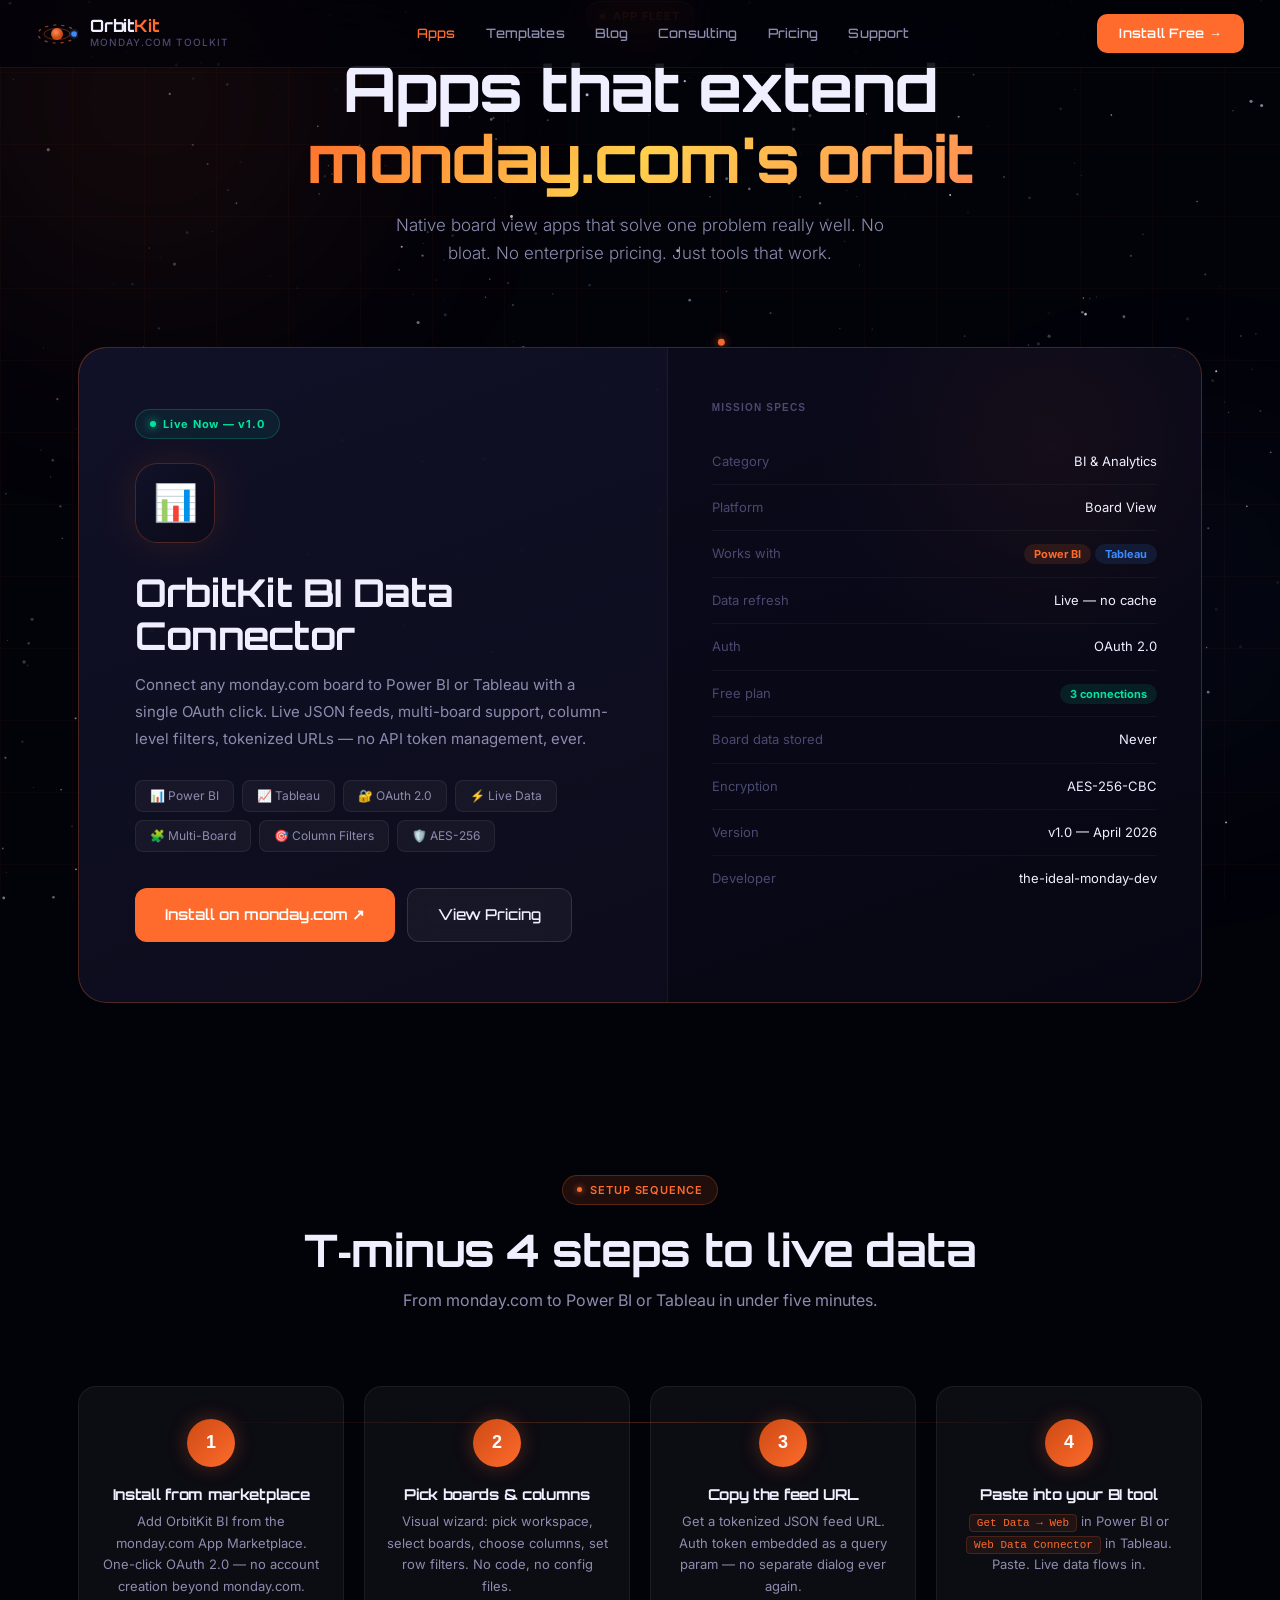
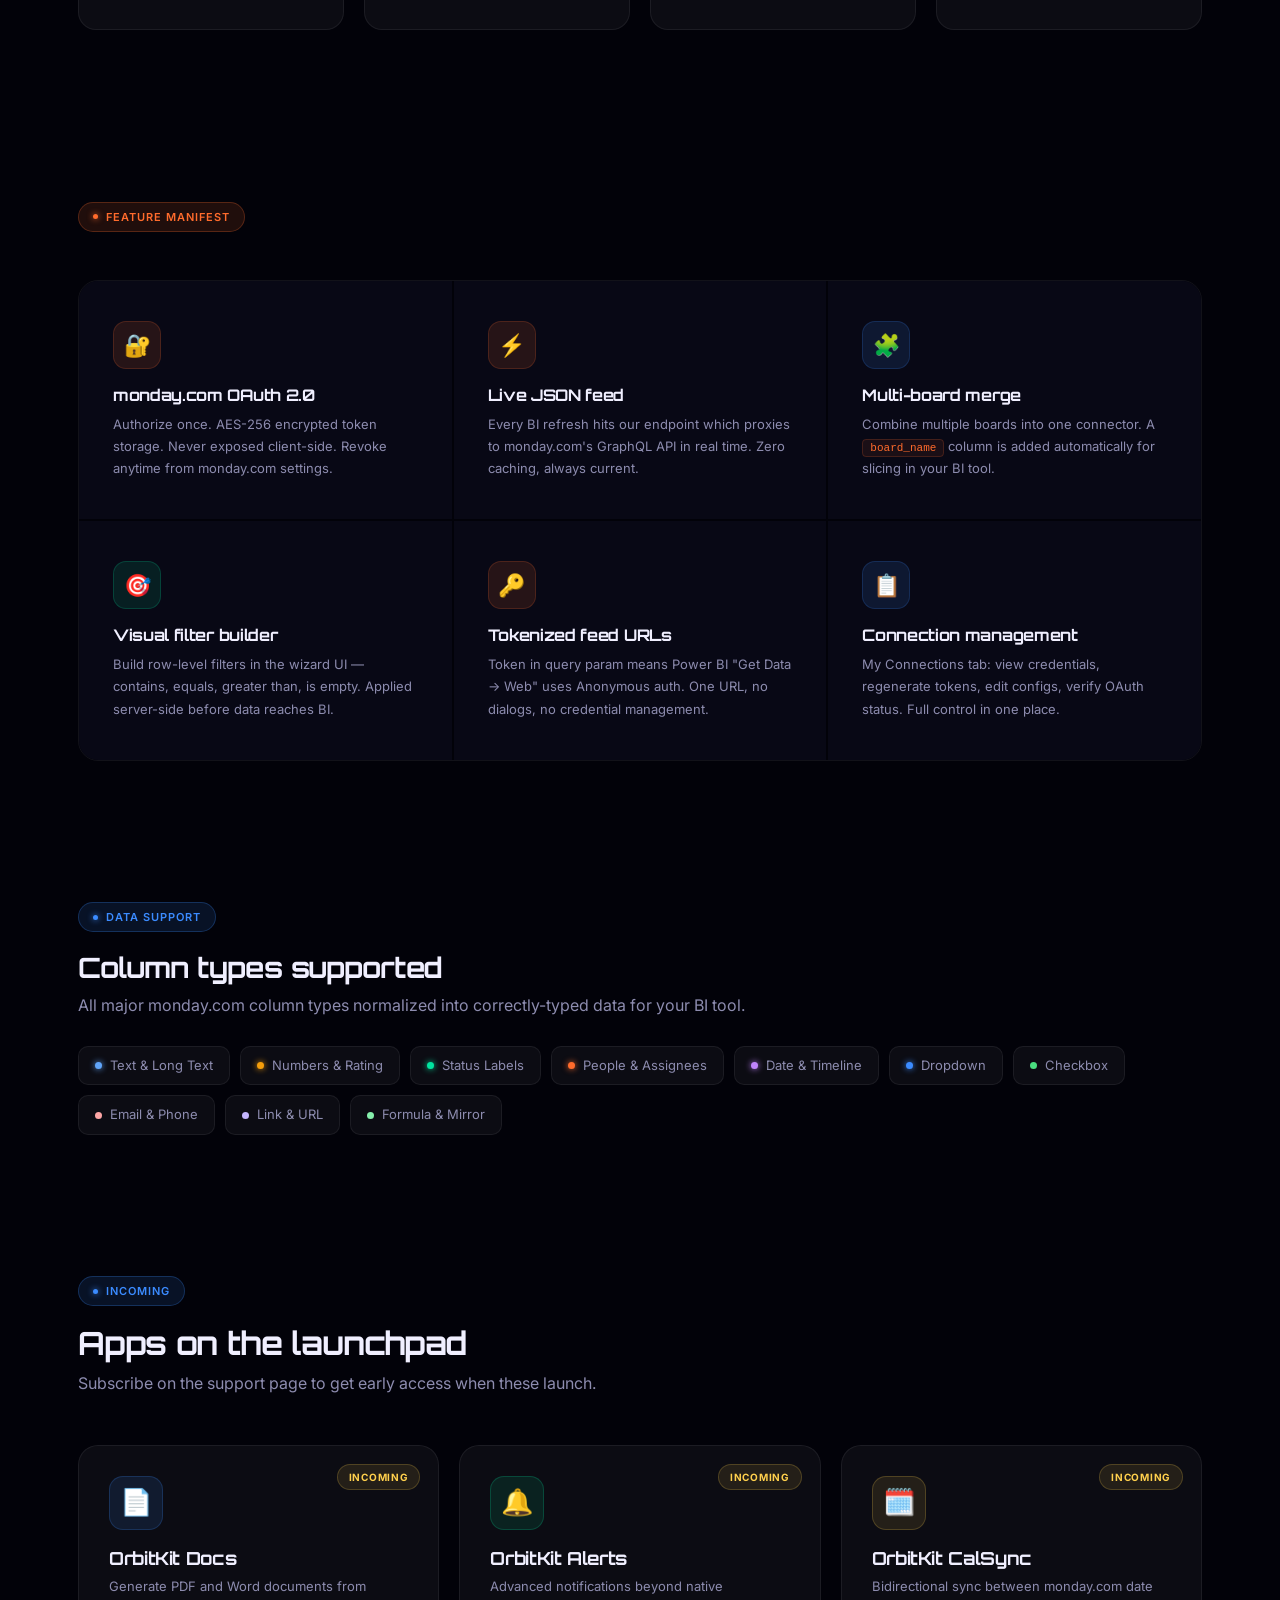
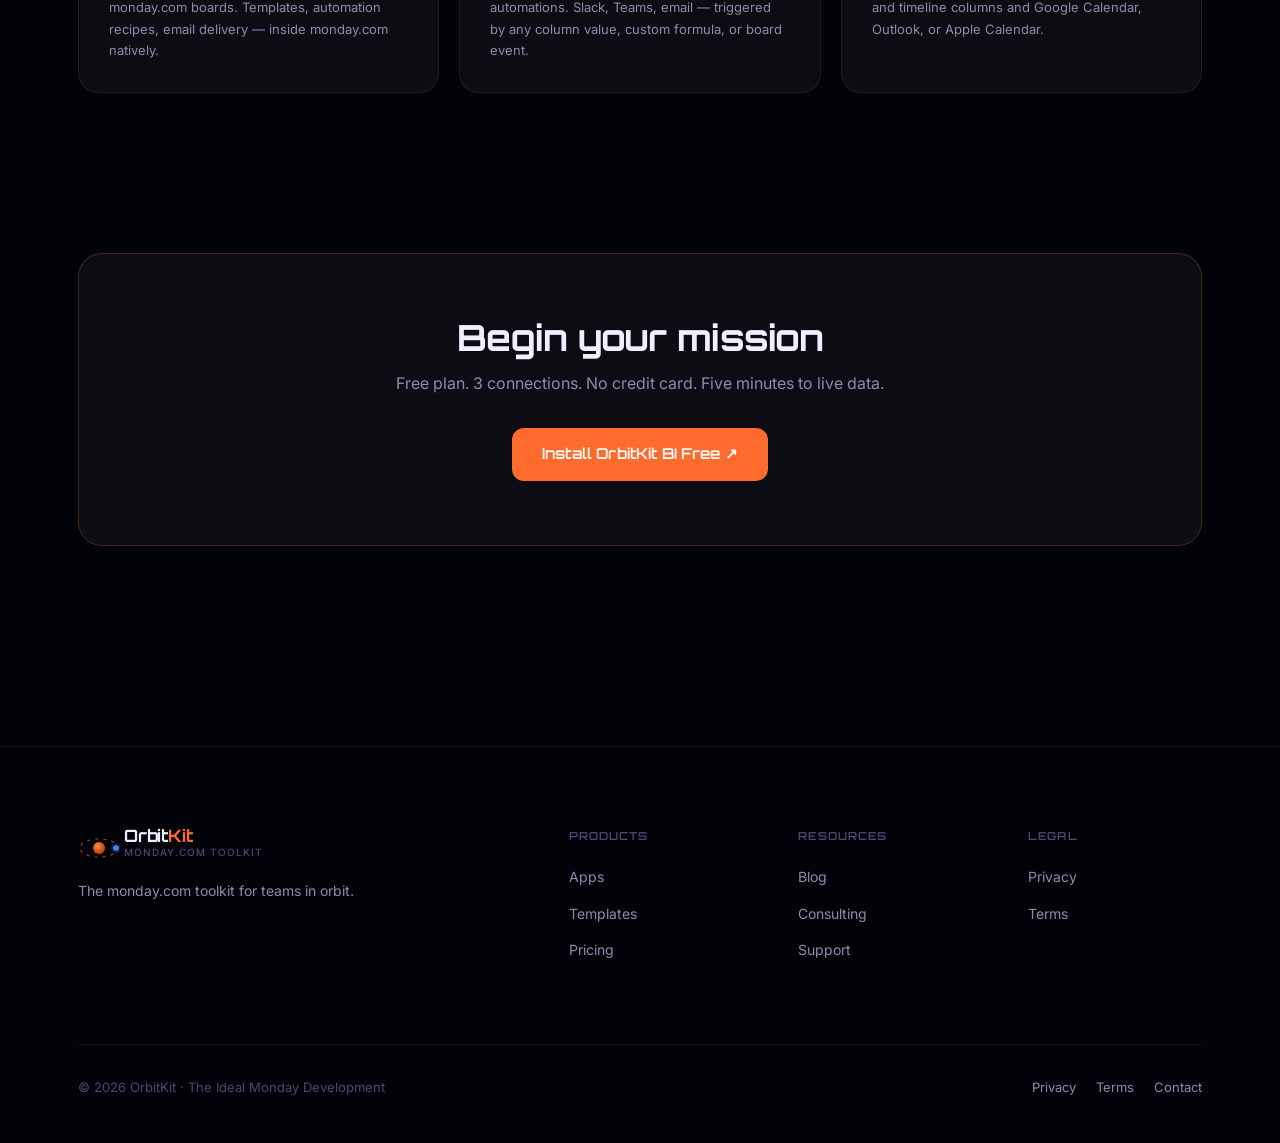
<file: apps.html>
<!DOCTYPE html>
<html lang="en">
<head>
<meta charset="UTF-8"><meta name="viewport" content="width=device-width, initial-scale=1.0">
<title>Apps — OrbitKit | monday.com Apps</title>
<link rel="preconnect" href="https://fonts.googleapis.com">
<link rel="preconnect" href="https://fonts.gstatic.com" crossorigin>
<link href="https://fonts.googleapis.com/css2?family=Orbitron:wght@400;500;600;700;800;900&family=Inter:wght@300;400;500;600&display=swap" rel="stylesheet">
<link rel="stylesheet" href="shared.css">
<style>
.page-hero{padding:calc(var(--nav-h)+90px) 0 80px;text-align:center}
.page-hero h1{font-size:clamp(38px,5vw,66px);margin-bottom:16px}
.page-hero p{font-size:17px;color:var(--text2);max-width:500px;margin:0 auto;font-weight:300}

/* FEATURED APP */
.feat-section{padding:80px 0}
.feat-shell{
  position:relative;overflow:hidden;
  background:linear-gradient(160deg,rgba(17,17,40,.97) 0%,rgba(11,11,26,.98) 100%);
  border:1px solid var(--border-o);border-radius:28px;
}
.feat-shell::before{
  content:'';position:absolute;top:-150px;right:-100px;
  width:500px;height:500px;border-radius:50%;
  background:radial-gradient(circle,rgba(255,107,44,.08) 0%,transparent 65%);
  pointer-events:none;
}
/* gradient border */
.feat-shell::after{
  content:'';position:absolute;inset:-1px;border-radius:28px;padding:1px;
  background:linear-gradient(135deg,rgba(255,107,44,.5),rgba(255,208,77,.2),transparent 60%);
  -webkit-mask:linear-gradient(#fff,#fff) content-box,linear-gradient(#fff,#fff);
  -webkit-mask-composite:xor;mask-composite:exclude;pointer-events:none;
}
.feat-grid{display:grid;grid-template-columns:1.1fr 1fr;gap:0;position:relative;z-index:1}
.feat-left{padding:60px 56px}
.feat-badge{display:inline-flex;align-items:center;gap:7px;padding:5px 14px;border-radius:20px;background:rgba(0,229,160,.08);border:1px solid rgba(0,229,160,.22);color:var(--signal);font-size:11px;font-weight:700;letter-spacing:.07em;margin-bottom:24px}
.feat-badge::before{content:'';width:6px;height:6px;border-radius:50%;background:var(--signal);box-shadow:0 0 8px var(--signal);animation:blink 2s infinite}
.feat-icon-lg{width:80px;height:80px;border-radius:22px;background:linear-gradient(135deg,var(--hull),var(--station));border:1px solid rgba(255,107,44,.25);box-shadow:0 0 40px rgba(255,107,44,.12);display:flex;align-items:center;justify-content:center;font-size:36px;margin-bottom:28px}
.feat-left h2{font-size:clamp(26px,3vw,40px);margin-bottom:14px}
.feat-left>p{font-size:15px;color:var(--text2);line-height:1.8;margin-bottom:28px}
.feat-tags{display:flex;flex-wrap:wrap;gap:8px;margin-bottom:36px}
.feat-tag{padding:5px 14px;border-radius:8px;background:rgba(255,255,255,.04);border:1px solid var(--border);font-size:12px;color:var(--text2)}
.feat-btns{display:flex;gap:12px;flex-wrap:wrap}

/* Spec panel */
.feat-right{border-left:1px solid var(--border);padding:52px 44px;background:rgba(2,2,9,.35)}
.spec-label{font-family:'Clash Display',sans-serif;font-size:10px;font-weight:600;letter-spacing:.12em;text-transform:uppercase;color:var(--text3);margin-bottom:22px}
.spec-row{display:flex;justify-content:space-between;align-items:center;padding:12px 0;border-bottom:1px solid rgba(255,255,255,.04);gap:12px}
.spec-row:last-child{border-bottom:none;padding-bottom:0}
.sk{font-size:13px;color:var(--text3)}
.sv{font-size:13px;color:var(--text);text-align:right}
.sbadge{padding:3px 10px;border-radius:20px;font-size:11px;font-weight:700}
.sb-o{background:var(--orbit-dim);color:var(--orbit)}
.sb-b{background:var(--electric-dim);color:var(--electric)}
.sb-g{background:var(--signal-dim);color:var(--signal)}

/* HOW IT WORKS */
.hiw{padding:90px 0}
.hiw-head{text-align:center;margin-bottom:72px}
.hiw-head h2{font-size:clamp(28px,3.5vw,46px);margin-bottom:12px}
.steps-grid{display:grid;grid-template-columns:repeat(4,1fr);gap:20px;position:relative}
.steps-grid::before{content:'';position:absolute;top:36px;left:10%;right:10%;height:1px;background:linear-gradient(90deg,transparent,var(--border-o),transparent)}
.step{text-align:center;padding:32px 20px;border-radius:var(--r-lg);background:var(--panel);border:1px solid var(--border);position:relative}
.step-num{width:48px;height:48px;border-radius:50%;background:linear-gradient(135deg,var(--orbit-lo),var(--orbit));display:flex;align-items:center;justify-content:center;font-family:'Clash Display',sans-serif;font-size:18px;font-weight:700;color:#fff;margin:0 auto 20px;box-shadow:0 0 20px var(--orbit-glow)}
.step h4{font-size:15px;margin-bottom:8px}
.step p{font-size:13px;color:var(--text2);line-height:1.65}
code.inline{background:rgba(255,107,44,.08);border:1px solid rgba(255,107,44,.18);border-radius:4px;padding:2px 7px;font-size:11px;color:var(--orbit);font-family:monospace}

/* FEATURES DEEP */
.feat-deep{padding:80px 0}
.fd-grid{display:grid;grid-template-columns:repeat(3,1fr);gap:2px;border:1px solid var(--border);border-radius:20px;overflow:hidden}
.fd-cell{padding:40px 34px;background:rgba(11,11,26,.8);position:relative;transition:background .2s}
.fd-cell:hover{background:rgba(17,17,40,.95)}
.fd-cell::after{content:'';position:absolute;top:0;left:0;right:0;height:2px;background:linear-gradient(90deg,transparent,var(--orbit),transparent);opacity:0;transition:opacity .3s}
.fd-cell:hover::after{opacity:.6}
.fd-icon{width:48px;height:48px;border-radius:13px;display:flex;align-items:center;justify-content:center;font-size:22px;margin-bottom:18px}
.fdi-o{background:var(--orbit-dim);border:1px solid rgba(255,107,44,.18)}
.fdi-b{background:var(--electric-dim);border:1px solid rgba(59,139,255,.18)}
.fdi-g{background:var(--signal-dim);border:1px solid rgba(0,229,160,.18)}
.fd-cell h4{font-size:16px;margin-bottom:8px}
.fd-cell p{font-size:13px;color:var(--text2);line-height:1.7}

/* COLUMNS */
.cols-sec{padding:60px 0}
.col-chips{display:flex;flex-wrap:wrap;gap:10px;margin-top:28px}
.col-chip{display:flex;align-items:center;gap:8px;padding:8px 16px;border-radius:10px;background:var(--panel);border:1px solid var(--border);font-size:13px;color:var(--text2);transition:border-color .2s,color .2s}
.col-chip:hover{border-color:var(--border-o);color:var(--orbit)}
.cdot{width:7px;height:7px;border-radius:50%}

/* ROADMAP */
.roadmap{padding:80px 0}
.road-cards{display:grid;grid-template-columns:repeat(3,1fr);gap:20px;margin-top:48px}
.road-card{background:var(--panel);border:1px solid var(--border);border-radius:20px;padding:30px;opacity:.7;position:relative}
.road-card::after{content:'INCOMING';position:absolute;top:18px;right:18px;padding:4px 11px;border-radius:20px;background:var(--gold-dim);border:1px solid rgba(255,208,77,.2);color:var(--gold);font-size:10px;font-weight:700;letter-spacing:.07em}
.road-icon{width:54px;height:54px;border-radius:14px;display:flex;align-items:center;justify-content:center;font-size:26px;margin-bottom:18px}
.road-card h4{font-size:18px;margin-bottom:8px}
.road-card p{font-size:13px;color:var(--text2);line-height:1.65}

/* CTA */
.apps-cta{padding:80px 0}
.ac-box{background:var(--panel);border:1px solid var(--border-o);border-radius:var(--r-xl);padding:64px;text-align:center}
.ac-box h2{font-size:36px;margin-bottom:12px}
.ac-box p{color:var(--text2);margin-bottom:32px}

@media(max-width:900px){
  .feat-grid{grid-template-columns:1fr}
  .feat-right{border-left:none;border-top:1px solid var(--border)}
  .steps-grid{grid-template-columns:1fr 1fr}
  .steps-grid::before{display:none}
  .fd-grid{grid-template-columns:1fr 1fr}
  .road-cards{grid-template-columns:1fr}
}
@media(max-width:600px){
  .feat-left,.feat-right{padding:28px}
  .steps-grid{grid-template-columns:1fr}
  .fd-grid{grid-template-columns:1fr}
}
</style>
</head>
<body>
<canvas id="universe"></canvas>
<div class="orbital-grid"></div>
<div class="amb amb-1"></div><div class="amb amb-2"></div><div class="amb amb-3"></div>

<nav>
  <a href="index.html" class="nav-brand">
    <div class="ok-logo"><svg viewBox="0 0 42 42" fill="none"><ellipse cx="21" cy="21" rx="19" ry="9" stroke="#FF6B2C" stroke-width="1.2" stroke-dasharray="3 5" opacity="0.6"/><ellipse cx="21" cy="21" rx="13" ry="5.5" stroke="#FF6B2C" stroke-width="1" opacity="0.35"/><circle cx="21" cy="21" r="6" fill="url(#pg)"/><circle cx="38" cy="21" r="5" fill="#3B8BFF" opacity="0.2"/><circle cx="38" cy="21" r="2.8" fill="#3B8BFF"/><defs><radialGradient id="pg" cx="40%" cy="35%"><stop offset="0%" stop-color="#FF8C54"/><stop offset="100%" stop-color="#CC4A14"/></radialGradient></defs></svg></div>
    <div class="brand-text"><span class="brand-name">Orbit<span class="accent">Kit</span></span><span class="brand-sub">monday.com toolkit</span></div>
  </a>
  <ul class="nav-links">
    <li><a href="apps.html" class="active">Apps</a></li>
    <li><a href="templates.html">Templates</a></li>
    <li><a href="blog.html">Blog</a></li>
    <li><a href="consulting.html">Consulting</a></li>
    <li><a href="pricing.html">Pricing</a></li>
    <li><a href="support.html">Support</a></li>
  </ul>
  <div class="nav-right">
    <a href="apps.html#orbitkit-bi" class="btn-launch">Install Free →</a>
  </div>
</nav>

<div class="content-wrap">
<section class="page-hero">
  <div class="container">
    <div class="stag fi" style="display:inline-flex;"><span class="stag-dot"></span>App Fleet</div>
    <h1 class="fi d1">Apps that extend<br><span class="gradient-text">monday.com's orbit</span></h1>
    <p class="fi d2">Native board view apps that solve one problem really well. No bloat. No enterprise pricing. Just tools that work.</p>
  </div>
</section>

<!-- FEATURED APP -->
<section class="feat-section" id="orbitkit-bi">
  <div class="container">
    <div class="feat-shell fi">
      <div class="feat-grid">
        <div class="feat-left">
          <span class="feat-badge">Live Now — v1.0</span>
          <div class="feat-icon-lg">📊</div>
          <h2>OrbitKit BI Data Connector</h2>
          <p>Connect any monday.com board to Power BI or Tableau with a single OAuth click. Live JSON feeds, multi-board support, column-level filters, tokenized URLs — no API token management, ever.</p>
          <div class="feat-tags">
            <span class="feat-tag">📊 Power BI</span>
            <span class="feat-tag">📈 Tableau</span>
            <span class="feat-tag">🔐 OAuth 2.0</span>
            <span class="feat-tag">⚡ Live Data</span>
            <span class="feat-tag">🧩 Multi-Board</span>
            <span class="feat-tag">🎯 Column Filters</span>
            <span class="feat-tag">🛡️ AES-256</span>
          </div>
          <div class="feat-btns">
            <a href="https://auth.monday.com/oauth2/authorize?client_id=322c0d4a0119126abbb1a49212706666&response_type=install" class="btn-primary" target="_blank">Install on monday.com ↗</a>
            <a href="pricing.html" class="btn-secondary">View Pricing</a>
          </div>
        </div>
        <div class="feat-right">
          <div class="spec-label">Mission Specs</div>
          <div class="spec-row"><span class="sk">Category</span><span class="sv">BI & Analytics</span></div>
          <div class="spec-row"><span class="sk">Platform</span><span class="sv">Board View</span></div>
          <div class="spec-row"><span class="sk">Works with</span><span class="sv"><span class="sbadge sb-o">Power BI</span> <span class="sbadge sb-b">Tableau</span></span></div>
          <div class="spec-row"><span class="sk">Data refresh</span><span class="sv">Live — no cache</span></div>
          <div class="spec-row"><span class="sk">Auth</span><span class="sv">OAuth 2.0</span></div>
          <div class="spec-row"><span class="sk">Free plan</span><span class="sv"><span class="sbadge sb-g">3 connections</span></span></div>
          <div class="spec-row"><span class="sk">Board data stored</span><span class="sv">Never</span></div>
          <div class="spec-row"><span class="sk">Encryption</span><span class="sv">AES-256-CBC</span></div>
          <div class="spec-row"><span class="sk">Version</span><span class="sv">v1.0 — April 2026</span></div>
          <div class="spec-row"><span class="sk">Developer</span><span class="sv">the-ideal-monday-dev</span></div>
        </div>
      </div>
    </div>
  </div>
</section>

<!-- HOW IT WORKS -->
<section class="hiw">
  <div class="container">
    <div class="hiw-head">
      <div class="stag fi" style="display:inline-flex;"><span class="stag-dot"></span>Setup Sequence</div>
      <h2 class="fi d1">T‑minus 4 steps to live data</h2>
      <p class="fi d2" style="color:var(--text2);">From monday.com to Power BI or Tableau in under five minutes.</p>
    </div>
    <div class="steps-grid">
      <div class="step fi"><div class="step-num">1</div><h4>Install from marketplace</h4><p>Add OrbitKit BI from the monday.com App Marketplace. One-click OAuth 2.0 — no account creation beyond monday.com.</p></div>
      <div class="step fi d1"><div class="step-num">2</div><h4>Pick boards & columns</h4><p>Visual wizard: pick workspace, select boards, choose columns, set row filters. No code, no config files.</p></div>
      <div class="step fi d2"><div class="step-num">3</div><h4>Copy the feed URL</h4><p>Get a tokenized JSON feed URL. Auth token embedded as a query param — no separate dialog ever again.</p></div>
      <div class="step fi d3"><div class="step-num">4</div><h4>Paste into your BI tool</h4><p><code class="inline">Get Data → Web</code> in Power BI or <code class="inline">Web Data Connector</code> in Tableau. Paste. Live data flows in.</p></div>
    </div>
  </div>
</section>

<!-- DEEP FEATURES -->
<section class="feat-deep">
  <div class="container">
    <div class="stag fi" style="display:inline-flex; margin-bottom:48px;"><span class="stag-dot"></span>Feature manifest</div>
    <div class="fd-grid">
      <div class="fd-cell fi"><div class="fd-icon fdi-o">🔐</div><h4>monday.com OAuth 2.0</h4><p>Authorize once. AES-256 encrypted token storage. Never exposed client-side. Revoke anytime from monday.com settings.</p></div>
      <div class="fd-cell fi d1"><div class="fd-icon fdi-o">⚡</div><h4>Live JSON feed</h4><p>Every BI refresh hits our endpoint which proxies to monday.com's GraphQL API in real time. Zero caching, always current.</p></div>
      <div class="fd-cell fi d2"><div class="fd-icon fdi-b">🧩</div><h4>Multi-board merge</h4><p>Combine multiple boards into one connector. A <code class="inline">board_name</code> column is added automatically for slicing in your BI tool.</p></div>
      <div class="fd-cell fi"><div class="fd-icon fdi-g">🎯</div><h4>Visual filter builder</h4><p>Build row-level filters in the wizard UI — contains, equals, greater than, is empty. Applied server-side before data reaches BI.</p></div>
      <div class="fd-cell fi d1"><div class="fd-icon fdi-o">🔑</div><h4>Tokenized feed URLs</h4><p>Token in query param means Power BI "Get Data → Web" uses Anonymous auth. One URL, no dialogs, no credential management.</p></div>
      <div class="fd-cell fi d2"><div class="fd-icon fdi-b">📋</div><h4>Connection management</h4><p>My Connections tab: view credentials, regenerate tokens, edit configs, verify OAuth status. Full control in one place.</p></div>
    </div>
  </div>
</section>

<!-- COLUMN TYPES -->
<section class="cols-sec">
  <div class="container">
    <div class="stag-blue stag fi" style="display:inline-flex;"><span class="stag-dot"></span>Data support</div>
    <h3 class="fi d1" style="font-size:28px;margin-top:0;">Column types supported</h3>
    <p class="fi d2" style="color:var(--text2);margin-top:8px;margin-bottom:0;">All major monday.com column types normalized into correctly-typed data for your BI tool.</p>
    <div class="col-chips fi">
      <div class="col-chip"><span class="cdot" style="background:#60A5FA;box-shadow:0 0 6px #60A5FA"></span>Text & Long Text</div>
      <div class="col-chip"><span class="cdot" style="background:#F59E0B;box-shadow:0 0 6px #F59E0B"></span>Numbers & Rating</div>
      <div class="col-chip"><span class="cdot" style="background:var(--signal);box-shadow:0 0 6px var(--signal)"></span>Status Labels</div>
      <div class="col-chip"><span class="cdot" style="background:var(--orbit);box-shadow:0 0 6px var(--orbit)"></span>People & Assignees</div>
      <div class="col-chip"><span class="cdot" style="background:#C084FC;box-shadow:0 0 6px #C084FC"></span>Date & Timeline</div>
      <div class="col-chip"><span class="cdot" style="background:var(--electric);box-shadow:0 0 6px var(--electric)"></span>Dropdown</div>
      <div class="col-chip"><span class="cdot" style="background:#4ADE80"></span>Checkbox</div>
      <div class="col-chip"><span class="cdot" style="background:#FCA5A5"></span>Email & Phone</div>
      <div class="col-chip"><span class="cdot" style="background:#C4B5FD"></span>Link & URL</div>
      <div class="col-chip"><span class="cdot" style="background:#86EFAC"></span>Formula & Mirror</div>
    </div>
  </div>
</section>

<!-- ROADMAP -->
<section class="roadmap">
  <div class="container">
    <div class="stag-blue stag fi" style="display:inline-flex;"><span class="stag-dot"></span>Incoming</div>
    <h2 class="fi d1" style="font-size:32px;margin-bottom:8px;">Apps on the launchpad</h2>
    <p class="fi d2" style="color:var(--text2);">Subscribe on the support page to get early access when these launch.</p>
    <div class="road-cards">
      <div class="road-card fi">
        <div class="road-icon" style="background:var(--electric-dim);border:1px solid rgba(59,139,255,.2);">📄</div>
        <h4>OrbitKit Docs</h4>
        <p>Generate PDF and Word documents from monday.com boards. Templates, automation recipes, email delivery — inside monday.com natively.</p>
      </div>
      <div class="road-card fi d1">
        <div class="road-icon" style="background:var(--signal-dim);border:1px solid rgba(0,229,160,.2);">🔔</div>
        <h4>OrbitKit Alerts</h4>
        <p>Advanced notifications beyond native automations. Slack, Teams, email — triggered by any column value, custom formula, or board event.</p>
      </div>
      <div class="road-card fi d2">
        <div class="road-icon" style="background:var(--gold-dim);border:1px solid rgba(255,208,77,.2);">🗓️</div>
        <h4>OrbitKit CalSync</h4>
        <p>Bidirectional sync between monday.com date and timeline columns and Google Calendar, Outlook, or Apple Calendar.</p>
      </div>
    </div>
  </div>
</section>

<!-- CTA -->
<section class="apps-cta">
  <div class="container">
    <div class="ac-box fi">
      <h2>Begin your mission</h2>
      <p style="color:var(--text2);margin-bottom:32px;">Free plan. 3 connections. No credit card. Five minutes to live data.</p>
      <a href="https://auth.monday.com/oauth2/authorize?client_id=322c0d4a0119126abbb1a49212706666&response_type=install" class="btn-primary" target="_blank">Install OrbitKit BI Free ↗</a>
    </div>
  </div>
</section>

<footer>
  <div class="container">
    <div class="footer-top">
      <div class="footer-brand"><a href="index.html" class="nav-brand"><div class="ok-logo" style="width:34px;height:34px;"><svg viewBox="0 0 42 42" fill="none"><ellipse cx="21" cy="21" rx="19" ry="9" stroke="#FF6B2C" stroke-width="1.2" stroke-dasharray="3 5" opacity="0.6"/><circle cx="21" cy="21" r="6" fill="url(#pgf)"/><circle cx="38" cy="21" r="5" fill="#3B8BFF" opacity="0.2"/><circle cx="38" cy="21" r="2.8" fill="#3B8BFF"/><defs><radialGradient id="pgf" cx="40%" cy="35%"><stop offset="0%" stop-color="#FF8C54"/><stop offset="100%" stop-color="#CC4A14"/></radialGradient></defs></svg></div><div class="brand-text"><span class="brand-name">Orbit<span class="accent">Kit</span></span><span class="brand-sub">monday.com toolkit</span></div></a><p>The monday.com toolkit for teams in orbit.</p></div>
      <div class="footer-col"><h5>Products</h5><ul><li><a href="apps.html">Apps</a></li><li><a href="templates.html">Templates</a></li><li><a href="pricing.html">Pricing</a></li></ul></div>
      <div class="footer-col"><h5>Resources</h5><ul><li><a href="blog.html">Blog</a></li><li><a href="consulting.html">Consulting</a></li><li><a href="support.html">Support</a></li></ul></div>
      <div class="footer-col"><h5>Legal</h5><ul><li><a href="privacy.html">Privacy</a></li><li><a href="terms.html">Terms</a></li></ul></div>
    </div>
    <div class="footer-bottom"><span>© 2026 OrbitKit · The Ideal Monday Development</span><div><a href="privacy.html">Privacy</a><a href="terms.html">Terms</a><a href="support.html">Contact</a></div></div>
  </div>
</footer>
</div>
<script src="orbit.js"></script>
</body>
</html>
</file>
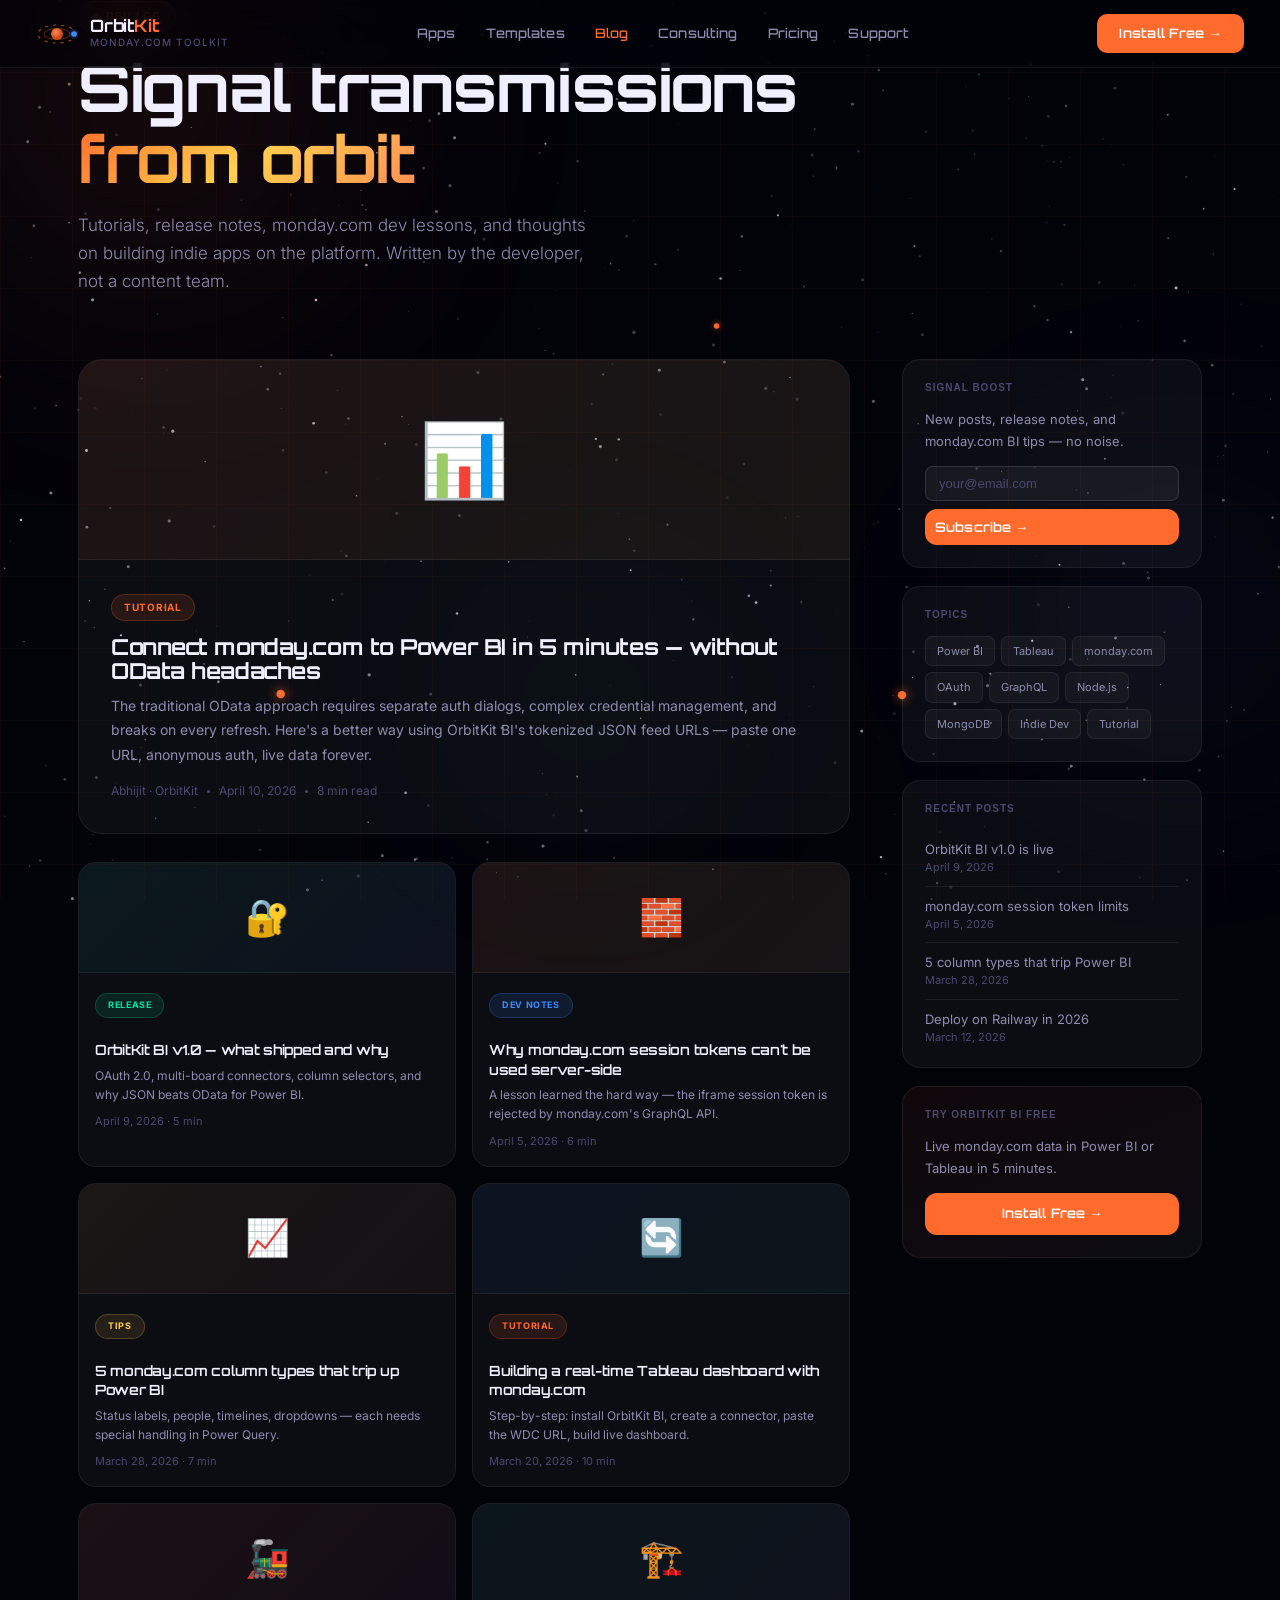
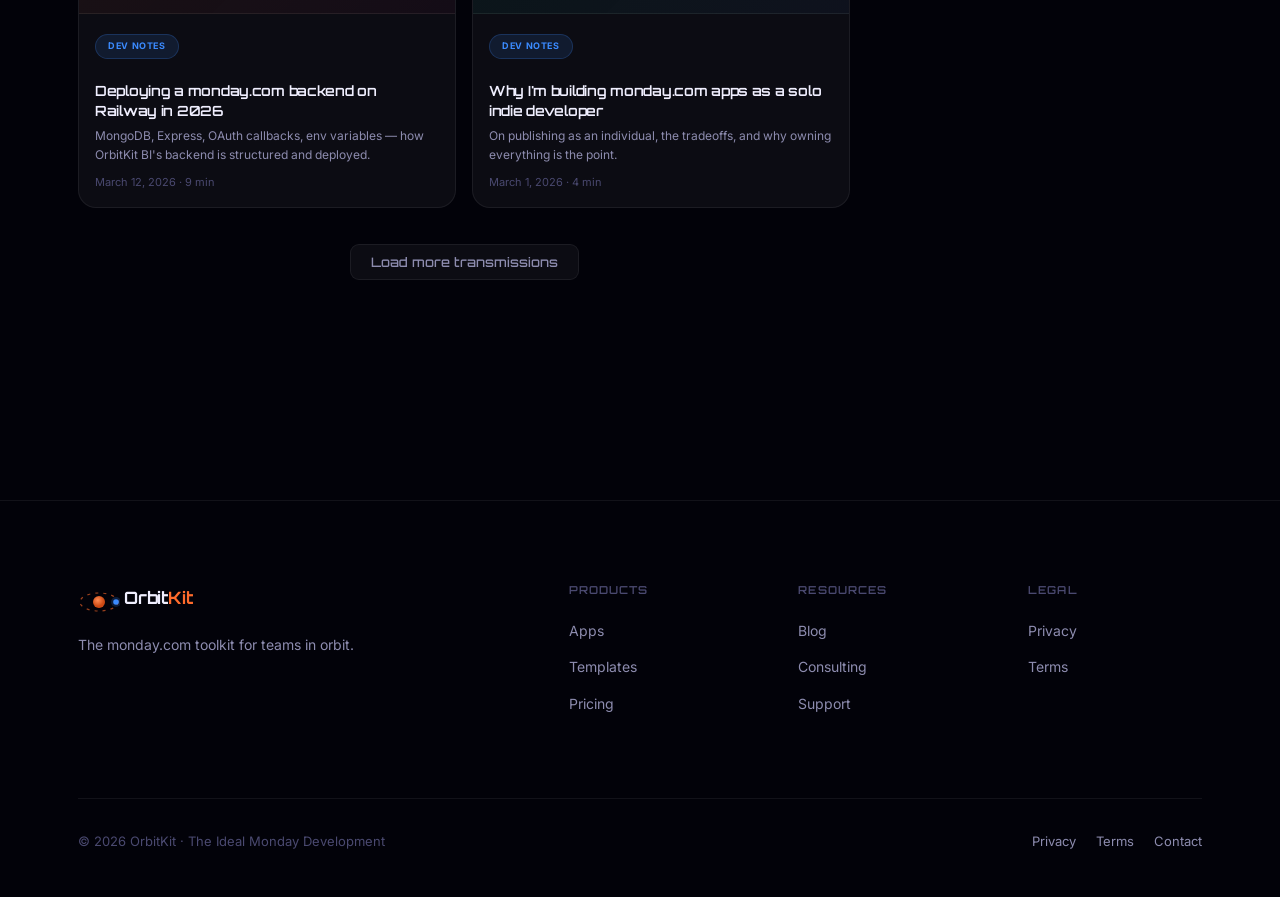
<file: blog.html>
<!DOCTYPE html>
<html lang="en">
<head>
<meta charset="UTF-8"><meta name="viewport" content="width=device-width, initial-scale=1.0">
<title>Blog — OrbitKit | monday.com Dev Notes & Tutorials</title>
<link rel="preconnect" href="https://fonts.googleapis.com">
<link rel="preconnect" href="https://fonts.gstatic.com" crossorigin>
<link href="https://fonts.googleapis.com/css2?family=Orbitron:wght@400;500;600;700;800;900&family=Inter:wght@300;400;500;600&display=swap" rel="stylesheet">
<link rel="stylesheet" href="shared.css">
<style>
.page-hero{padding:calc(var(--nav-h)+90px) 0 72px}
.page-hero h1{font-size:clamp(38px,5vw,64px);margin-bottom:16px}
.page-hero p{font-size:17px;color:var(--text2);font-weight:300;max-width:520px}

.blog-layout{display:grid;grid-template-columns:1fr 300px;gap:52px;padding:64px 0 100px}

/* FEATURED POST */
.feat-post{display:block;background:var(--panel);border:1px solid var(--border);border-radius:var(--r-xl);overflow:hidden;text-decoration:none;transition:border-color .2s,transform .25s;margin-bottom:28px}
.feat-post:hover{border-color:var(--border-o);transform:translateY(-3px)}
.fp-banner{height:200px;display:flex;align-items:center;justify-content:center;font-size:72px;background:linear-gradient(135deg,rgba(255,107,44,.07),rgba(255,208,77,.05));border-bottom:1px solid var(--border)}
.fp-body{padding:32px}
.post-cat{display:inline-flex;padding:4px 12px;border-radius:20px;font-size:10px;font-weight:700;letter-spacing:.07em;text-transform:uppercase;margin-bottom:14px}
.cat-tut{background:var(--orbit-dim);border:1px solid rgba(255,107,44,.22);color:var(--orbit)}
.cat-rel{background:var(--signal-dim);border:1px solid rgba(0,229,160,.22);color:var(--signal)}
.cat-dev{background:var(--electric-dim);border:1px solid rgba(59,139,255,.22);color:var(--electric)}
.cat-tip{background:var(--gold-dim);border:1px solid rgba(255,208,77,.22);color:var(--gold)}
.fp-body h2{font-size:22px;margin-bottom:10px;color:var(--text)}
.fp-body>p{font-size:14px;color:var(--text2);line-height:1.75;margin-bottom:14px}
.post-meta{font-size:12px;color:var(--text3);display:flex;align-items:center;gap:9px}
.meta-sep{width:3px;height:3px;border-radius:50%;background:var(--text3)}

/* POST GRID */
.posts-grid{display:grid;grid-template-columns:1fr 1fr;gap:16px;margin-bottom:36px}
.post-card{display:block;background:var(--panel);border:1px solid var(--border);border-radius:var(--r-lg);overflow:hidden;text-decoration:none;transition:border-color .2s,transform .2s}
.post-card:hover{border-color:var(--border-o);transform:translateY(-3px)}
.pc-banner{height:110px;display:flex;align-items:center;justify-content:center;font-size:36px;border-bottom:1px solid var(--border)}
.pc-body{padding:16px}
.pc-body h3{font-size:14px;font-weight:600;color:var(--text);margin:8px 0 6px;line-height:1.4}
.pc-body p{font-size:12px;color:var(--text2);line-height:1.6;margin-bottom:8px}
.pc-meta{font-size:11px;color:var(--text3)}

/* SIDEBAR */
.sw{background:var(--panel);border:1px solid var(--border);border-radius:var(--r-lg);padding:22px;margin-bottom:18px}
.sw h4{font-family:'Clash Display',sans-serif;font-size:10px;font-weight:600;letter-spacing:.1em;text-transform:uppercase;color:var(--text3);margin-bottom:16px}
.nl-wrap{display:flex;flex-direction:column;gap:8px}
.nl-input{background:rgba(255,255,255,.05);border:1px solid var(--border2);border-radius:8px;padding:9px 13px;color:var(--text);font-family:'General Sans',sans-serif;font-size:13px;outline:none;transition:border-color .15s}
.nl-input:focus{border-color:var(--border-o)}
.nl-input::placeholder{color:var(--text3)}
.tag-cloud{display:flex;flex-wrap:wrap;gap:6px}
.tag{padding:5px 11px;border-radius:7px;background:rgba(255,255,255,.04);border:1px solid var(--border);font-size:11px;color:var(--text2);cursor:pointer;text-decoration:none;transition:all .15s}
.tag:hover{border-color:var(--border-o);color:var(--orbit)}
.recent-list{list-style:none}
.recent-list li{border-bottom:1px solid var(--border);padding:10px 0}
.recent-list li:last-child{border-bottom:none;padding-bottom:0}
.recent-list a{text-decoration:none;color:var(--text2);font-size:13px;line-height:1.4;transition:color .15s;display:block}
.recent-list a:hover{color:var(--orbit)}
.recent-list a span{display:block;font-size:11px;color:var(--text3);margin-top:2px}

@media(max-width:900px){.blog-layout{grid-template-columns:1fr}.sidebar{display:none}.posts-grid{grid-template-columns:1fr}}
</style>
</head>
<body>
<canvas id="universe"></canvas>
<div class="orbital-grid"></div>
<div class="amb amb-1"></div><div class="amb amb-2"></div><div class="amb amb-3"></div>
<nav>
  <a href="index.html" class="nav-brand"><div class="ok-logo"><svg viewBox="0 0 42 42" fill="none"><ellipse cx="21" cy="21" rx="19" ry="9" stroke="#FF6B2C" stroke-width="1.2" stroke-dasharray="3 5" opacity="0.6"/><ellipse cx="21" cy="21" rx="13" ry="5.5" stroke="#FF6B2C" stroke-width="1" opacity="0.35"/><circle cx="21" cy="21" r="6" fill="url(#pg)"/><circle cx="38" cy="21" r="5" fill="#3B8BFF" opacity="0.2"/><circle cx="38" cy="21" r="2.8" fill="#3B8BFF"/><defs><radialGradient id="pg" cx="40%" cy="35%"><stop offset="0%" stop-color="#FF8C54"/><stop offset="100%" stop-color="#CC4A14"/></radialGradient></defs></svg></div><div class="brand-text"><span class="brand-name">Orbit<span class="accent">Kit</span></span><span class="brand-sub">monday.com toolkit</span></div></a>
  <ul class="nav-links"><li><a href="apps.html">Apps</a></li><li><a href="templates.html">Templates</a></li><li><a href="blog.html" class="active">Blog</a></li><li><a href="consulting.html">Consulting</a></li><li><a href="pricing.html">Pricing</a></li><li><a href="support.html">Support</a></li></ul>
  <div class="nav-right"><a href="apps.html#orbitkit-bi" class="btn-launch">Install Free →</a></div>
</nav>
<div class="content-wrap">
<section class="page-hero"><div class="container">
  <div class="stag fi" style="display:inline-flex;"><span class="stag-dot"></span>Dev Log</div>
  <h1 class="fi d1">Signal transmissions<br><span class="gradient-text">from orbit</span></h1>
  <p class="fi d2">Tutorials, release notes, monday.com dev lessons, and thoughts on building indie apps on the platform. Written by the developer, not a content team.</p>
</div></section>

<div class="container">
  <div class="blog-layout">
    <main>
      <a href="#" class="feat-post fi">
        <div class="fp-banner">📊</div>
        <div class="fp-body">
          <span class="post-cat cat-tut">Tutorial</span>
          <h2>Connect monday.com to Power BI in 5 minutes — without OData headaches</h2>
          <p>The traditional OData approach requires separate auth dialogs, complex credential management, and breaks on every refresh. Here's a better way using OrbitKit BI's tokenized JSON feed URLs — paste one URL, anonymous auth, live data forever.</p>
          <div class="post-meta"><span>Abhijit · OrbitKit</span><span class="meta-sep"></span><span>April 10, 2026</span><span class="meta-sep"></span><span>8 min read</span></div>
        </div>
      </a>
      <div class="posts-grid">
        <a href="#" class="post-card fi"><div class="pc-banner" style="background:linear-gradient(135deg,rgba(0,229,160,.06),rgba(59,139,255,.05));">🔐</div><div class="pc-body"><span class="post-cat cat-rel" style="font-size:9px;">Release</span><h3>OrbitKit BI v1.0 — what shipped and why</h3><p>OAuth 2.0, multi-board connectors, column selectors, and why JSON beats OData for Power BI.</p><div class="pc-meta">April 9, 2026 · 5 min</div></div></a>
        <a href="#" class="post-card fi d1"><div class="pc-banner" style="background:linear-gradient(135deg,rgba(255,107,44,.07),rgba(255,208,77,.04));">🧱</div><div class="pc-body"><span class="post-cat cat-dev" style="font-size:9px;">Dev Notes</span><h3>Why monday.com session tokens can't be used server-side</h3><p>A lesson learned the hard way — the iframe session token is rejected by monday.com's GraphQL API.</p><div class="pc-meta">April 5, 2026 · 6 min</div></div></a>
        <a href="#" class="post-card fi"><div class="pc-banner" style="background:linear-gradient(135deg,rgba(255,208,77,.06),rgba(255,107,44,.04));">📈</div><div class="pc-body"><span class="post-cat cat-tip" style="font-size:9px;">Tips</span><h3>5 monday.com column types that trip up Power BI</h3><p>Status labels, people, timelines, dropdowns — each needs special handling in Power Query.</p><div class="pc-meta">March 28, 2026 · 7 min</div></div></a>
        <a href="#" class="post-card fi d1"><div class="pc-banner" style="background:linear-gradient(135deg,rgba(59,139,255,.06),rgba(0,229,160,.04));">🔄</div><div class="pc-body"><span class="post-cat cat-tut" style="font-size:9px;">Tutorial</span><h3>Building a real-time Tableau dashboard with monday.com</h3><p>Step-by-step: install OrbitKit BI, create a connector, paste the WDC URL, build live dashboard.</p><div class="pc-meta">March 20, 2026 · 10 min</div></div></a>
        <a href="#" class="post-card fi"><div class="pc-banner" style="background:linear-gradient(135deg,rgba(255,107,44,.06),rgba(255,0,110,.03));">🚂</div><div class="pc-body"><span class="post-cat cat-dev" style="font-size:9px;">Dev Notes</span><h3>Deploying a monday.com backend on Railway in 2026</h3><p>MongoDB, Express, OAuth callbacks, env variables — how OrbitKit BI's backend is structured and deployed.</p><div class="pc-meta">March 12, 2026 · 9 min</div></div></a>
        <a href="#" class="post-card fi d1"><div class="pc-banner" style="background:linear-gradient(135deg,rgba(0,229,160,.05),rgba(59,139,255,.04));">🏗️</div><div class="pc-body"><span class="post-cat cat-dev" style="font-size:9px;">Dev Notes</span><h3>Why I'm building monday.com apps as a solo indie developer</h3><p>On publishing as an individual, the tradeoffs, and why owning everything is the point.</p><div class="pc-meta">March 1, 2026 · 4 min</div></div></a>
      </div>
      <div style="text-align:center"><button class="btn-ghost">Load more transmissions</button></div>
    </main>
    <aside class="sidebar">
      <div class="sw">
        <h4>Signal Boost</h4>
        <p style="font-size:13px;color:var(--text2);margin-bottom:14px;">New posts, release notes, and monday.com BI tips — no noise.</p>
        <div class="nl-wrap"><input type="email" class="nl-input" placeholder="your@email.com"><button class="btn-primary" style="font-size:13px;padding:10px;">Subscribe →</button></div>
      </div>
      <div class="sw">
        <h4>Topics</h4>
        <div class="tag-cloud"><a href="#" class="tag">Power BI</a><a href="#" class="tag">Tableau</a><a href="#" class="tag">monday.com</a><a href="#" class="tag">OAuth</a><a href="#" class="tag">GraphQL</a><a href="#" class="tag">Node.js</a><a href="#" class="tag">MongoDB</a><a href="#" class="tag">Indie Dev</a><a href="#" class="tag">Tutorial</a></div>
      </div>
      <div class="sw">
        <h4>Recent Posts</h4>
        <ul class="recent-list">
          <li><a href="#">OrbitKit BI v1.0 is live<span>April 9, 2026</span></a></li>
          <li><a href="#">monday.com session token limits<span>April 5, 2026</span></a></li>
          <li><a href="#">5 column types that trip Power BI<span>March 28, 2026</span></a></li>
          <li><a href="#">Deploy on Railway in 2026<span>March 12, 2026</span></a></li>
        </ul>
      </div>
      <div class="sw" style="background:linear-gradient(160deg,rgba(255,107,44,.06),var(--panel));">
        <h4>Try OrbitKit BI Free</h4>
        <p style="font-size:13px;color:var(--text2);margin-bottom:14px;">Live monday.com data in Power BI or Tableau in 5 minutes.</p>
        <a href="apps.html#orbitkit-bi" class="btn-primary" style="width:100%;justify-content:center;font-size:13px;padding:10px;">Install Free →</a>
      </div>
    </aside>
  </div>
</div>
<footer><div class="container">
  <div class="footer-top"><div class="footer-brand"><a href="index.html" class="nav-brand"><div class="ok-logo" style="width:34px;height:34px;"><svg viewBox="0 0 42 42" fill="none"><ellipse cx="21" cy="21" rx="19" ry="9" stroke="#FF6B2C" stroke-width="1.2" stroke-dasharray="3 5" opacity="0.6"/><circle cx="21" cy="21" r="6" fill="url(#pgf)"/><circle cx="38" cy="21" r="5" fill="#3B8BFF" opacity="0.2"/><circle cx="38" cy="21" r="2.8" fill="#3B8BFF"/><defs><radialGradient id="pgf" cx="40%" cy="35%"><stop offset="0%" stop-color="#FF8C54"/><stop offset="100%" stop-color="#CC4A14"/></radialGradient></defs></svg></div><div class="brand-text"><span class="brand-name">Orbit<span class="accent">Kit</span></span></div></a><p>The monday.com toolkit for teams in orbit.</p></div>
  <div class="footer-col"><h5>Products</h5><ul><li><a href="apps.html">Apps</a></li><li><a href="templates.html">Templates</a></li><li><a href="pricing.html">Pricing</a></li></ul></div>
  <div class="footer-col"><h5>Resources</h5><ul><li><a href="blog.html">Blog</a></li><li><a href="consulting.html">Consulting</a></li><li><a href="support.html">Support</a></li></ul></div>
  <div class="footer-col"><h5>Legal</h5><ul><li><a href="privacy.html">Privacy</a></li><li><a href="terms.html">Terms</a></li></ul></div></div>
  <div class="footer-bottom"><span>© 2026 OrbitKit · The Ideal Monday Development</span><div><a href="privacy.html">Privacy</a><a href="terms.html">Terms</a><a href="support.html">Contact</a></div></div>
</div></footer>
</div>
<script src="orbit.js"></script>
</body>
</html>
</file>
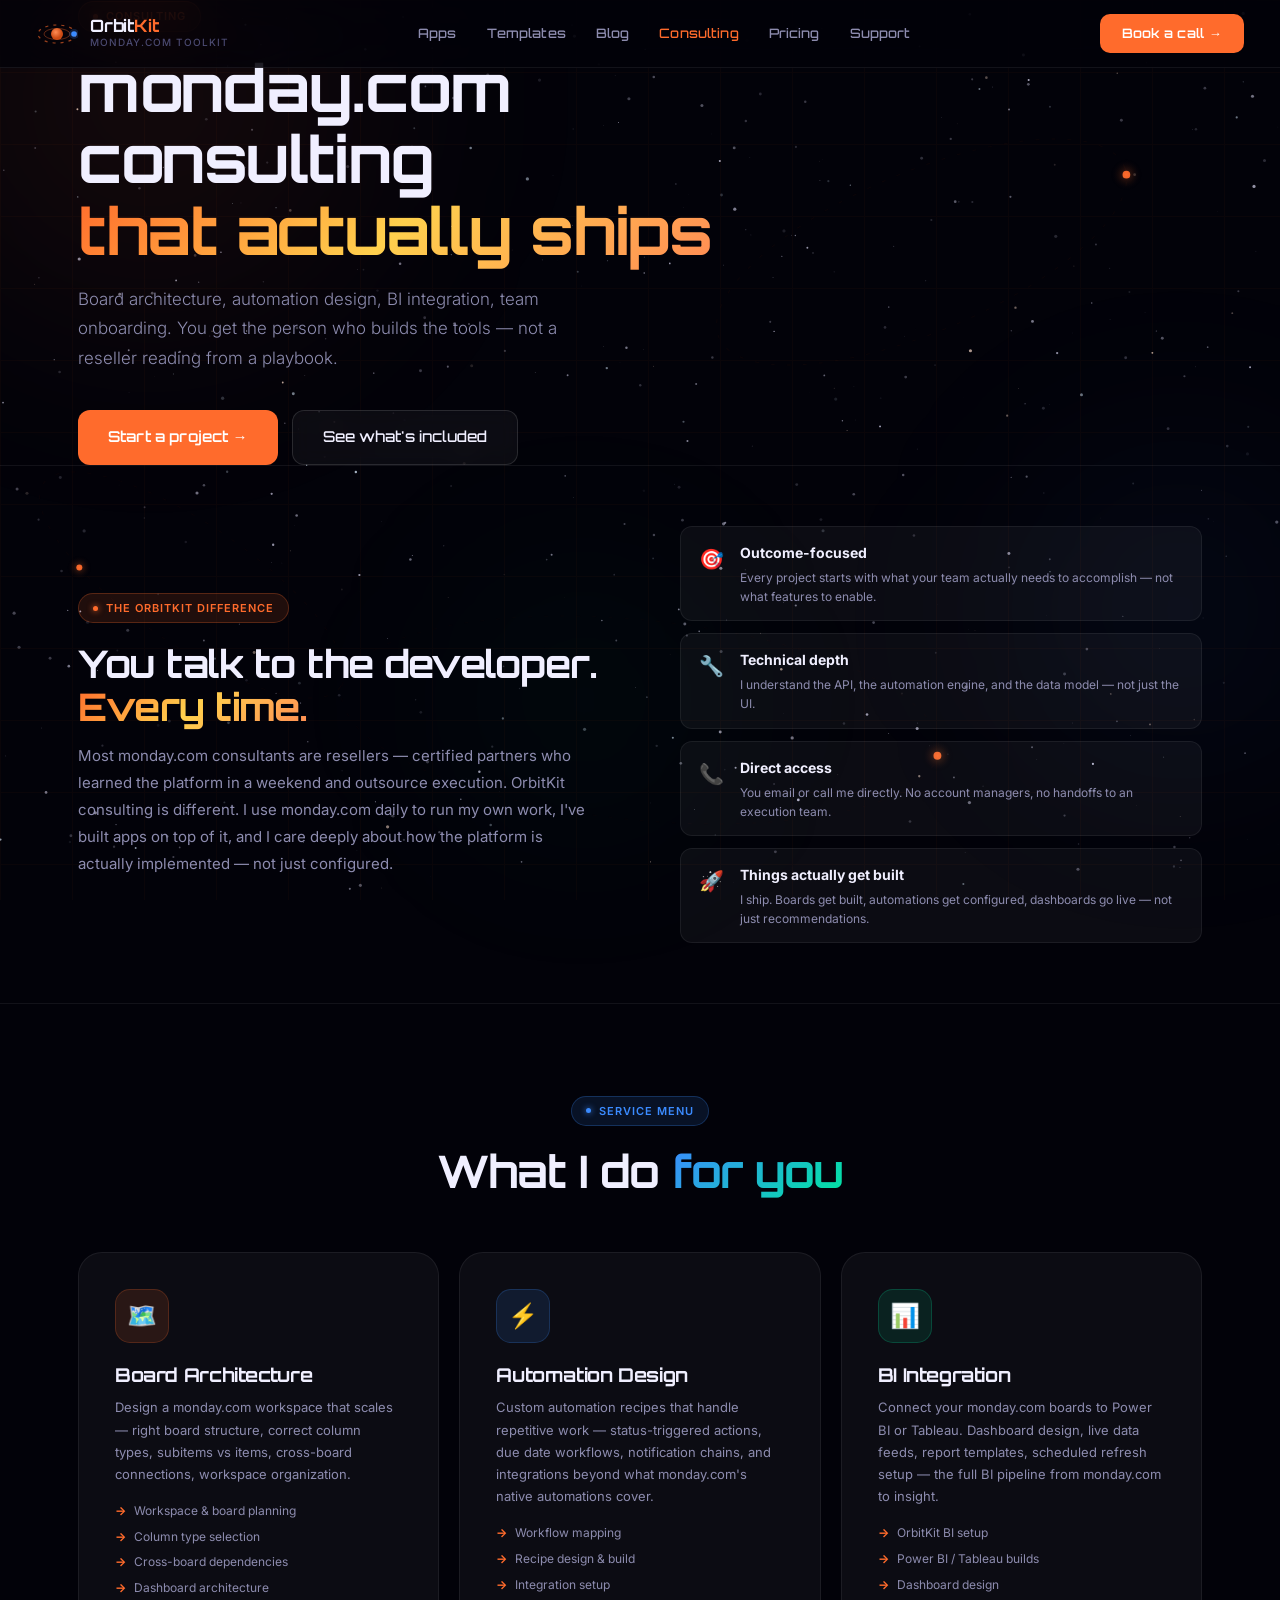
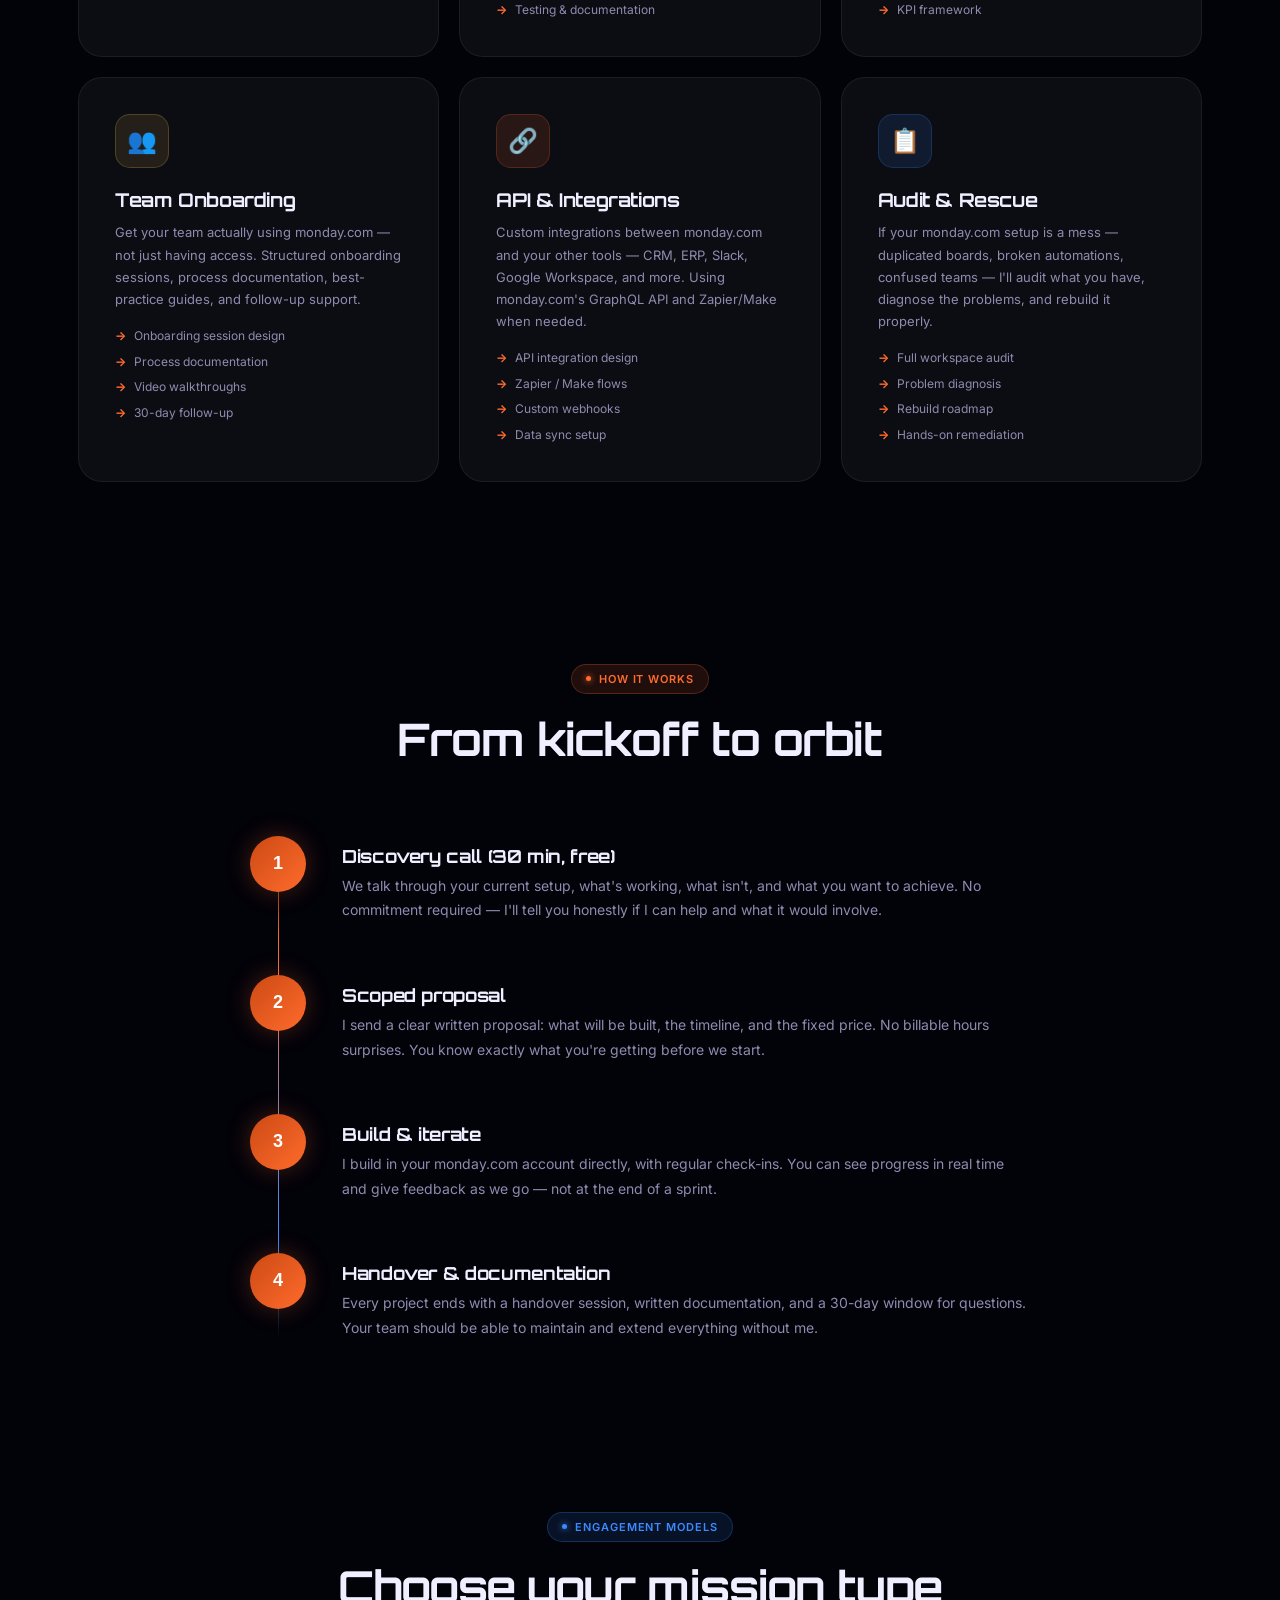
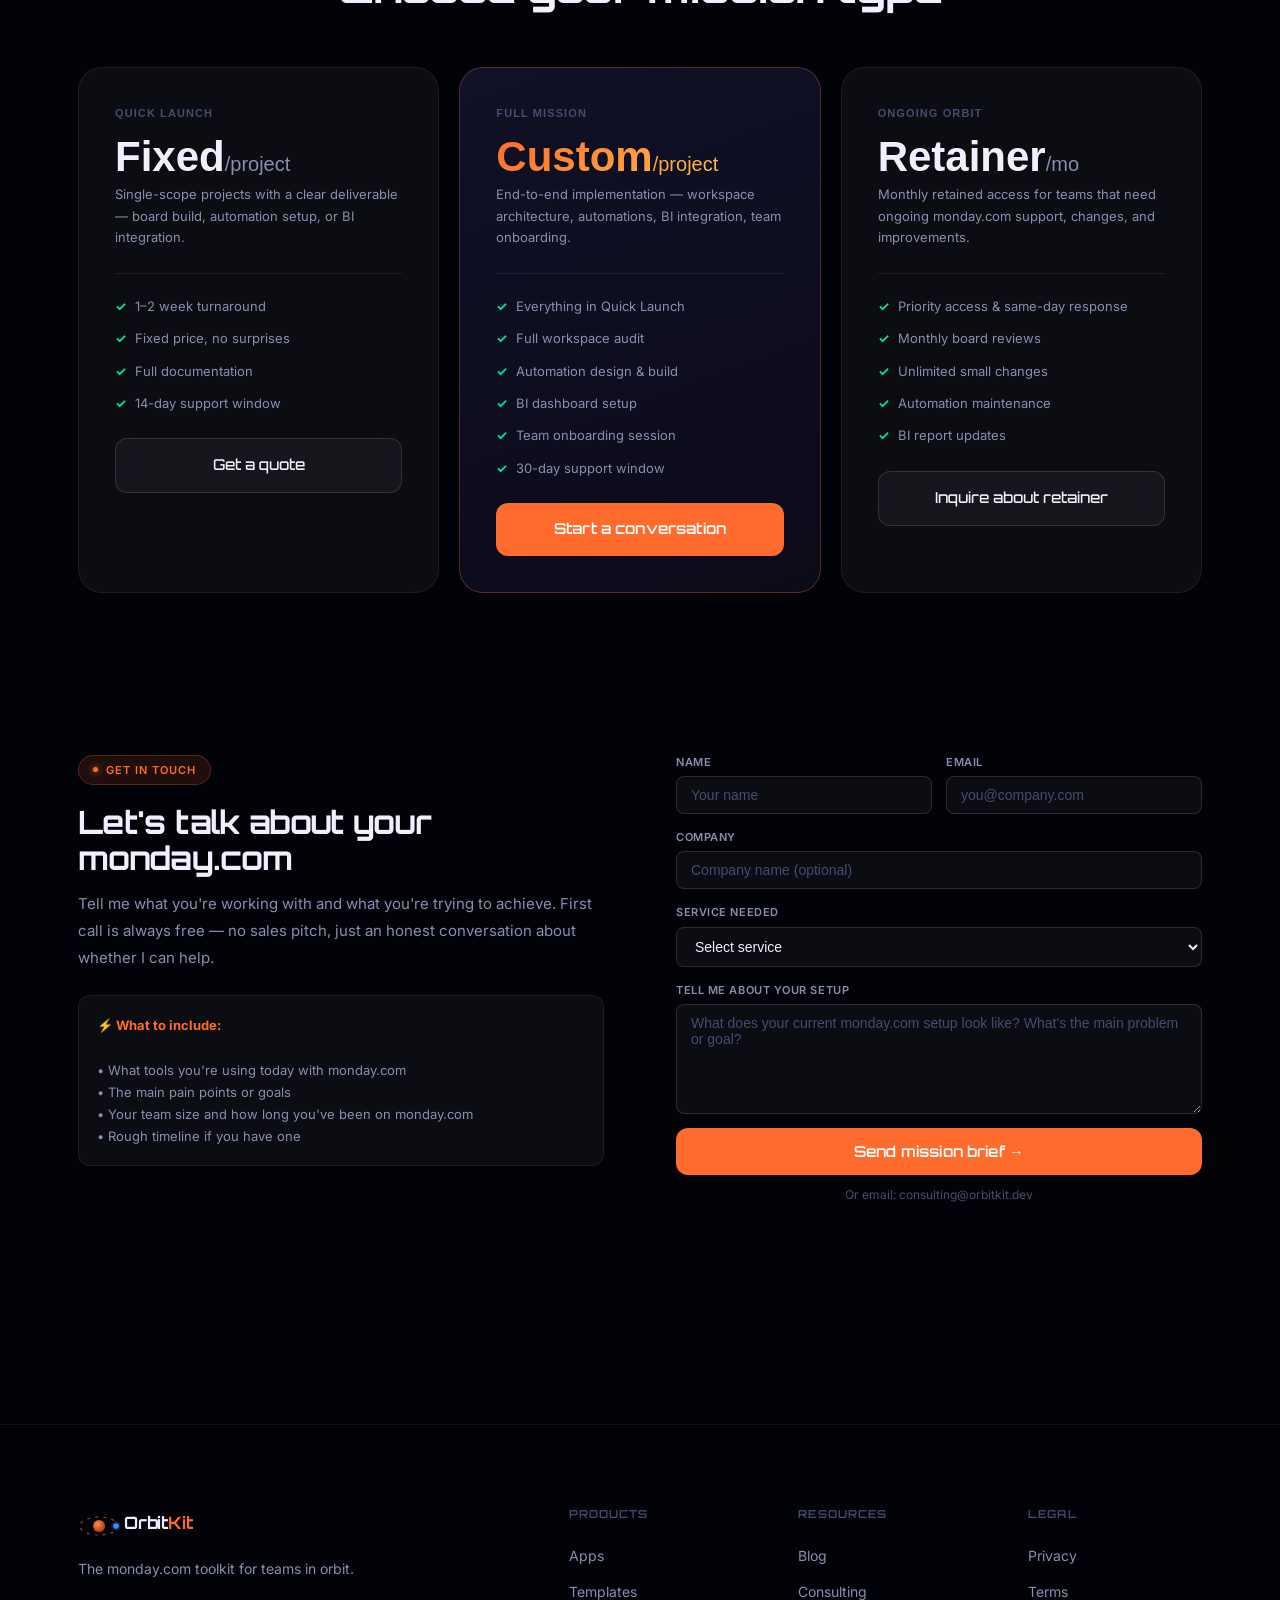
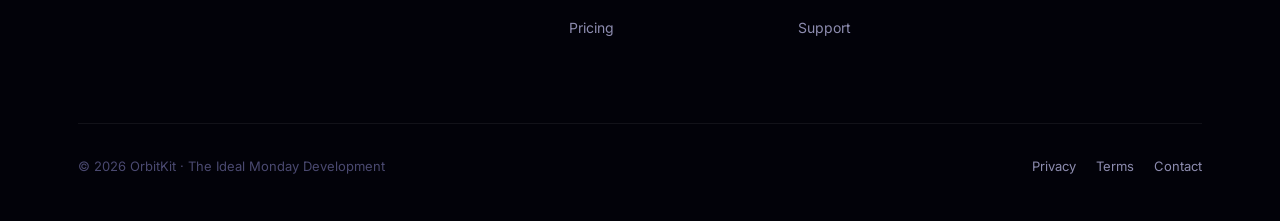
<file: consulting.html>
<!DOCTYPE html>
<html lang="en">
<head>
<meta charset="UTF-8"><meta name="viewport" content="width=device-width, initial-scale=1.0">
<title>Consulting — OrbitKit | monday.com Consulting & Implementation</title>
<link rel="preconnect" href="https://fonts.googleapis.com">
<link rel="preconnect" href="https://fonts.gstatic.com" crossorigin>
<link href="https://fonts.googleapis.com/css2?family=Orbitron:wght@400;500;600;700;800;900&family=Inter:wght@300;400;500;600&display=swap" rel="stylesheet">
<link rel="stylesheet" href="shared.css">
<style>
.page-hero{padding:calc(var(--nav-h)+90px) 0 80px}
.page-hero h1{font-size:clamp(40px,5vw,68px);margin-bottom:18px;max-width:760px}
.page-hero p{font-size:17px;color:var(--text2);max-width:520px;font-weight:300;line-height:1.75}
.hero-btns{display:flex;gap:14px;flex-wrap:wrap;margin-top:36px}

/* DIFFERENCE STRIP */
.diff-strip{padding:60px 0;border-top:1px solid var(--border);border-bottom:1px solid var(--border)}
.diff-inner{display:grid;grid-template-columns:1fr 1fr;gap:80px;align-items:center}
.diff-left h2{font-size:clamp(26px,3vw,38px);margin-bottom:14px}
.diff-left p{font-size:15px;color:var(--text2);line-height:1.8}
.diff-right{display:flex;flex-direction:column;gap:12px}
.diff-row{display:flex;align-items:flex-start;gap:16px;padding:14px 18px;border-radius:12px;background:var(--panel);border:1px solid var(--border)}
.diff-icon{font-size:20px;flex-shrink:0;margin-top:2px}
.diff-row h5{font-size:14px;margin-bottom:4px;color:var(--text)}
.diff-row p{font-size:12px;color:var(--text2);line-height:1.6}

/* SERVICES */
.svcs{padding:90px 0}
.svcs-grid{display:grid;grid-template-columns:repeat(3,1fr);gap:20px;margin-top:56px}
.svc{background:var(--panel);border:1px solid var(--border);border-radius:var(--r-xl);padding:36px;position:relative;overflow:hidden;transition:border-color .2s,transform .25s}
.svc:hover{border-color:var(--border-o);transform:translateY(-4px)}
.svc::before{content:'';position:absolute;top:0;right:0;width:160px;height:160px;border-radius:50%;opacity:0;transition:opacity .4s}
.svc:hover::before{opacity:1}
.sv1::before{background:radial-gradient(circle,rgba(255,107,44,.1) 0%,transparent 70%)}
.sv2::before{background:radial-gradient(circle,rgba(59,139,255,.08) 0%,transparent 70%)}
.sv3::before{background:radial-gradient(circle,rgba(0,229,160,.08) 0%,transparent 70%)}
.sv4::before{background:radial-gradient(circle,rgba(255,208,77,.08) 0%,transparent 70%)}
.sv5::before{background:radial-gradient(circle,rgba(255,107,44,.07) 0%,transparent 70%)}
.sv6::before{background:radial-gradient(circle,rgba(59,139,255,.07) 0%,transparent 70%)}
.svc-icon-wrap{width:54px;height:54px;border-radius:15px;display:flex;align-items:center;justify-content:center;font-size:24px;margin-bottom:22px}
.si1{background:var(--orbit-dim);border:1px solid rgba(255,107,44,.2)}
.si2{background:var(--electric-dim);border:1px solid rgba(59,139,255,.2)}
.si3{background:var(--signal-dim);border:1px solid rgba(0,229,160,.2)}
.si4{background:var(--gold-dim);border:1px solid rgba(255,208,77,.2)}
.svc h3{font-size:19px;margin-bottom:10px}
.svc p{font-size:13px;color:var(--text2);line-height:1.7}
.svc-bullets{margin-top:16px;padding-left:0;list-style:none;display:flex;flex-direction:column;gap:6px}
.svc-bullets li{font-size:12px;color:var(--text2);display:flex;align-items:flex-start;gap:8px}
.svc-bullets li::before{content:'→';color:var(--orbit);flex-shrink:0;font-weight:700}

/* PROCESS */
.process{padding:90px 0}
.process-head{text-align:center;margin-bottom:72px}
.process-head h2{font-size:clamp(28px,3.5vw,46px);margin-bottom:12px}
.process-steps{max-width:780px;margin:0 auto;position:relative}
.process-steps::before{content:'';position:absolute;left:28px;top:0;bottom:0;width:1px;background:linear-gradient(180deg,transparent,var(--orbit) 20%,var(--electric) 80%,transparent)}
.proc-step{display:flex;gap:36px;margin-bottom:52px;position:relative}
.proc-step:last-child{margin-bottom:0}
.psn{flex-shrink:0;width:56px;height:56px;border-radius:50%;background:linear-gradient(135deg,var(--orbit-lo),var(--orbit));display:flex;align-items:center;justify-content:center;font-family:'Clash Display',sans-serif;font-size:18px;font-weight:700;color:#fff;box-shadow:0 0 24px var(--orbit-glow);z-index:1}
.psbody{padding-top:10px}
.psbody h4{font-size:18px;margin-bottom:8px}
.psbody p{font-size:14px;color:var(--text2);line-height:1.75}

/* PRICING CARDS */
.cpricing{padding:80px 0}
.cp-grid{display:grid;grid-template-columns:repeat(3,1fr);gap:20px;margin-top:52px}
.cp-card{background:var(--panel);border:1px solid var(--border);border-radius:var(--r-xl);padding:36px;transition:border-color .2s}
.cp-card:hover{border-color:var(--border-o)}
.cp-card.featured{border-color:rgba(255,107,44,.3);background:linear-gradient(160deg,rgba(17,17,40,.97),rgba(11,11,26,.98))}
.cp-tier{font-family:'Clash Display',sans-serif;font-size:11px;font-weight:600;letter-spacing:.1em;text-transform:uppercase;color:var(--text3);margin-bottom:14px}
.cp-price{font-family:'Clash Display',sans-serif;font-size:42px;font-weight:700;color:var(--text);margin-bottom:6px;line-height:1}
.cp-price.gradient{background:linear-gradient(135deg,var(--orbit),var(--gold));-webkit-background-clip:text;-webkit-text-fill-color:transparent}
.cp-price span{font-size:20px;font-weight:400;color:var(--text2)}
.cp-sub{font-size:13px;color:var(--text2);margin-bottom:24px;min-height:40px}
.cp-sep{height:1px;background:var(--border);margin-bottom:22px}
.cp-feat{display:flex;align-items:flex-start;gap:9px;margin-bottom:11px;font-size:13px;color:var(--text2)}
.cpf-ok{color:var(--signal);flex-shrink:0;font-weight:700}

/* CONTACT FORM */
.contact-sec{padding:80px 0 100px}
.contact-grid{display:grid;grid-template-columns:1fr 1fr;gap:72px}
.contact-intro h2{font-size:32px;margin-bottom:14px}
.contact-intro p{font-size:15px;color:var(--text2);line-height:1.8;margin-bottom:24px}
.note-box{background:var(--panel);border:1px solid var(--border);border-radius:12px;padding:18px;font-size:13px;color:var(--text2);line-height:1.7}
.note-box strong{color:var(--orbit)}
.ff{display:flex;flex-direction:column;gap:5px;margin-bottom:14px}
.ff label{font-size:11px;font-weight:600;color:var(--text2);text-transform:uppercase;letter-spacing:.05em}
.ff input,.ff select,.ff textarea{background:var(--panel);border:1px solid var(--border2);border-radius:8px;padding:10px 14px;color:var(--text);font-family:'General Sans',sans-serif;font-size:14px;outline:none;transition:border-color .15s;width:100%}
.ff input:focus,.ff select:focus,.ff textarea:focus{border-color:var(--border-o)}
.ff input::placeholder,.ff textarea::placeholder{color:var(--text3)}
.ff textarea{min-height:110px;resize:vertical}
.ff select option{background:var(--station)}
.ff-row{display:grid;grid-template-columns:1fr 1fr;gap:14px}

@media(max-width:960px){.diff-inner{grid-template-columns:1fr}.svcs-grid{grid-template-columns:1fr 1fr}.cp-grid{grid-template-columns:1fr}.contact-grid{grid-template-columns:1fr}.ff-row{grid-template-columns:1fr}}
@media(max-width:600px){.svcs-grid{grid-template-columns:1fr}}
</style>
</head>
<body>
<canvas id="universe"></canvas>
<div class="orbital-grid"></div>
<div class="amb amb-1"></div><div class="amb amb-2"></div><div class="amb amb-3"></div>
<nav>
  <a href="index.html" class="nav-brand"><div class="ok-logo"><svg viewBox="0 0 42 42" fill="none"><ellipse cx="21" cy="21" rx="19" ry="9" stroke="#FF6B2C" stroke-width="1.2" stroke-dasharray="3 5" opacity="0.6"/><ellipse cx="21" cy="21" rx="13" ry="5.5" stroke="#FF6B2C" stroke-width="1" opacity="0.35"/><circle cx="21" cy="21" r="6" fill="url(#pg)"/><circle cx="38" cy="21" r="5" fill="#3B8BFF" opacity="0.2"/><circle cx="38" cy="21" r="2.8" fill="#3B8BFF"/><defs><radialGradient id="pg" cx="40%" cy="35%"><stop offset="0%" stop-color="#FF8C54"/><stop offset="100%" stop-color="#CC4A14"/></radialGradient></defs></svg></div><div class="brand-text"><span class="brand-name">Orbit<span class="accent">Kit</span></span><span class="brand-sub">monday.com toolkit</span></div></a>
  <ul class="nav-links"><li><a href="apps.html">Apps</a></li><li><a href="templates.html">Templates</a></li><li><a href="blog.html">Blog</a></li><li><a href="consulting.html" class="active">Consulting</a></li><li><a href="pricing.html">Pricing</a></li><li><a href="support.html">Support</a></li></ul>
  <div class="nav-right"><a href="#contact" class="btn-launch">Book a call →</a></div>
</nav>

<div class="content-wrap">
<section class="page-hero"><div class="container">
  <div class="stag fi" style="display:inline-flex;"><span class="stag-dot"></span>Consulting</div>
  <h1 class="fi d1">monday.com consulting<br><span class="gradient-text">that actually ships</span></h1>
  <p class="fi d2">Board architecture, automation design, BI integration, team onboarding. You get the person who builds the tools — not a reseller reading from a playbook.</p>
  <div class="hero-btns fi d3">
    <a href="#contact" class="btn-primary">Start a project →</a>
    <a href="#services" class="btn-secondary">See what's included</a>
  </div>
</div></section>

<!-- THE DIFFERENCE -->
<section class="diff-strip">
  <div class="container">
    <div class="diff-inner">
      <div class="diff-left fi">
        <div class="stag" style="display:inline-flex;margin-bottom:20px;"><span class="stag-dot"></span>The OrbitKit difference</div>
        <h2>You talk to the developer.<br><span class="gradient-text">Every time.</span></h2>
        <p>Most monday.com consultants are resellers — certified partners who learned the platform in a weekend and outsource execution. OrbitKit consulting is different. I use monday.com daily to run my own work, I've built apps on top of it, and I care deeply about how the platform is actually implemented — not just configured.</p>
      </div>
      <div class="diff-right fi d1">
        <div class="diff-row"><span class="diff-icon">🎯</span><div><h5>Outcome-focused</h5><p>Every project starts with what your team actually needs to accomplish — not what features to enable.</p></div></div>
        <div class="diff-row"><span class="diff-icon">🔧</span><div><h5>Technical depth</h5><p>I understand the API, the automation engine, and the data model — not just the UI.</p></div></div>
        <div class="diff-row"><span class="diff-icon">📞</span><div><h5>Direct access</h5><p>You email or call me directly. No account managers, no handoffs to an execution team.</p></div></div>
        <div class="diff-row"><span class="diff-icon">🚀</span><div><h5>Things actually get built</h5><p>I ship. Boards get built, automations get configured, dashboards go live — not just recommendations.</p></div></div>
      </div>
    </div>
  </div>
</section>

<!-- SERVICES -->
<section class="svcs" id="services">
  <div class="container">
    <div style="text-align:center;margin-bottom:56px;">
      <div class="stag-blue stag fi" style="display:inline-flex;"><span class="stag-dot"></span>Service menu</div>
      <h2 class="fi d1" style="font-size:clamp(28px,3.5vw,46px);">What I do <span class="gradient-text-blue">for you</span></h2>
    </div>
    <div class="svcs-grid">
      <div class="svc sv1 fi"><div class="svc-icon-wrap si1">🗺️</div><h3>Board Architecture</h3><p>Design a monday.com workspace that scales — right board structure, correct column types, subitems vs items, cross-board connections, workspace organization.</p><ul class="svc-bullets"><li>Workspace & board planning</li><li>Column type selection</li><li>Cross-board dependencies</li><li>Dashboard architecture</li></ul></div>
      <div class="svc sv2 fi d1"><div class="svc-icon-wrap si2">⚡</div><h3>Automation Design</h3><p>Custom automation recipes that handle repetitive work — status-triggered actions, due date workflows, notification chains, and integrations beyond what monday.com's native automations cover.</p><ul class="svc-bullets"><li>Workflow mapping</li><li>Recipe design & build</li><li>Integration setup</li><li>Testing & documentation</li></ul></div>
      <div class="svc sv3 fi d2"><div class="svc-icon-wrap si3">📊</div><h3>BI Integration</h3><p>Connect your monday.com boards to Power BI or Tableau. Dashboard design, live data feeds, report templates, scheduled refresh setup — the full BI pipeline from monday.com to insight.</p><ul class="svc-bullets"><li>OrbitKit BI setup</li><li>Power BI / Tableau builds</li><li>Dashboard design</li><li>KPI framework</li></ul></div>
      <div class="svc sv4 fi"><div class="svc-icon-wrap si4">👥</div><h3>Team Onboarding</h3><p>Get your team actually using monday.com — not just having access. Structured onboarding sessions, process documentation, best-practice guides, and follow-up support.</p><ul class="svc-bullets"><li>Onboarding session design</li><li>Process documentation</li><li>Video walkthroughs</li><li>30-day follow-up</li></ul></div>
      <div class="svc sv5 fi d1"><div class="svc-icon-wrap si1">🔗</div><h3>API & Integrations</h3><p>Custom integrations between monday.com and your other tools — CRM, ERP, Slack, Google Workspace, and more. Using monday.com's GraphQL API and Zapier/Make when needed.</p><ul class="svc-bullets"><li>API integration design</li><li>Zapier / Make flows</li><li>Custom webhooks</li><li>Data sync setup</li></ul></div>
      <div class="svc sv6 fi d2"><div class="svc-icon-wrap si2">📋</div><h3>Audit & Rescue</h3><p>If your monday.com setup is a mess — duplicated boards, broken automations, confused teams — I'll audit what you have, diagnose the problems, and rebuild it properly.</p><ul class="svc-bullets"><li>Full workspace audit</li><li>Problem diagnosis</li><li>Rebuild roadmap</li><li>Hands-on remediation</li></ul></div>
    </div>
  </div>
</section>

<!-- PROCESS -->
<section class="process">
  <div class="container">
    <div class="process-head">
      <div class="stag fi" style="display:inline-flex;"><span class="stag-dot"></span>How it works</div>
      <h2 class="fi d1">From kickoff to orbit</h2>
    </div>
    <div class="process-steps">
      <div class="proc-step fi"><div class="psn">1</div><div class="psbody"><h4>Discovery call (30 min, free)</h4><p>We talk through your current setup, what's working, what isn't, and what you want to achieve. No commitment required — I'll tell you honestly if I can help and what it would involve.</p></div></div>
      <div class="proc-step fi d1"><div class="psn">2</div><div class="psbody"><h4>Scoped proposal</h4><p>I send a clear written proposal: what will be built, the timeline, and the fixed price. No billable hours surprises. You know exactly what you're getting before we start.</p></div></div>
      <div class="proc-step fi d2"><div class="psn">3</div><div class="psbody"><h4>Build & iterate</h4><p>I build in your monday.com account directly, with regular check-ins. You can see progress in real time and give feedback as we go — not at the end of a sprint.</p></div></div>
      <div class="proc-step fi d3"><div class="psn">4</div><div class="psbody"><h4>Handover & documentation</h4><p>Every project ends with a handover session, written documentation, and a 30-day window for questions. Your team should be able to maintain and extend everything without me.</p></div></div>
    </div>
  </div>
</section>

<!-- ENGAGEMENT TIERS -->
<section class="cpricing">
  <div class="container">
    <div style="text-align:center;margin-bottom:56px;">
      <div class="stag-blue stag fi" style="display:inline-flex;"><span class="stag-dot"></span>Engagement models</div>
      <h2 class="fi d1" style="font-size:clamp(28px,3.5vw,44px);">Choose your mission type</h2>
    </div>
    <div class="cp-grid">
      <div class="cp-card fi">
        <div class="cp-tier">Quick Launch</div>
        <div class="cp-price">Fixed<span>/project</span></div>
        <p class="cp-sub">Single-scope projects with a clear deliverable — board build, automation setup, or BI integration.</p>
        <div class="cp-sep"></div>
        <div class="cp-feat"><span class="cpf-ok">✓</span>1–2 week turnaround</div>
        <div class="cp-feat"><span class="cpf-ok">✓</span>Fixed price, no surprises</div>
        <div class="cp-feat"><span class="cpf-ok">✓</span>Full documentation</div>
        <div class="cp-feat"><span class="cpf-ok">✓</span>14-day support window</div>
        <a href="#contact" class="btn-secondary" style="display:block;text-align:center;margin-top:24px;">Get a quote</a>
      </div>
      <div class="cp-card featured fi d1">
        <div class="cp-tier">Full Mission</div>
        <div class="cp-price gradient">Custom<span>/project</span></div>
        <p class="cp-sub">End-to-end implementation — workspace architecture, automations, BI integration, team onboarding.</p>
        <div class="cp-sep"></div>
        <div class="cp-feat"><span class="cpf-ok">✓</span>Everything in Quick Launch</div>
        <div class="cp-feat"><span class="cpf-ok">✓</span>Full workspace audit</div>
        <div class="cp-feat"><span class="cpf-ok">✓</span>Automation design & build</div>
        <div class="cp-feat"><span class="cpf-ok">✓</span>BI dashboard setup</div>
        <div class="cp-feat"><span class="cpf-ok">✓</span>Team onboarding session</div>
        <div class="cp-feat"><span class="cpf-ok">✓</span>30-day support window</div>
        <a href="#contact" class="btn-primary" style="display:block;text-align:center;margin-top:24px;">Start a conversation</a>
      </div>
      <div class="cp-card fi d2">
        <div class="cp-tier">Ongoing Orbit</div>
        <div class="cp-price">Retainer<span>/mo</span></div>
        <p class="cp-sub">Monthly retained access for teams that need ongoing monday.com support, changes, and improvements.</p>
        <div class="cp-sep"></div>
        <div class="cp-feat"><span class="cpf-ok">✓</span>Priority access & same-day response</div>
        <div class="cp-feat"><span class="cpf-ok">✓</span>Monthly board reviews</div>
        <div class="cp-feat"><span class="cpf-ok">✓</span>Unlimited small changes</div>
        <div class="cp-feat"><span class="cpf-ok">✓</span>Automation maintenance</div>
        <div class="cp-feat"><span class="cpf-ok">✓</span>BI report updates</div>
        <a href="#contact" class="btn-secondary" style="display:block;text-align:center;margin-top:24px;">Inquire about retainer</a>
      </div>
    </div>
  </div>
</section>

<!-- CONTACT -->
<section class="contact-sec" id="contact">
  <div class="container">
    <div class="contact-grid">
      <div class="contact-intro fi">
        <div class="stag" style="display:inline-flex;margin-bottom:20px;"><span class="stag-dot"></span>Get in touch</div>
        <h2>Let's talk about your monday.com</h2>
        <p>Tell me what you're working with and what you're trying to achieve. First call is always free — no sales pitch, just an honest conversation about whether I can help.</p>
        <div class="note-box">
          <strong>⚡ What to include:</strong><br><br>
          • What tools you're using today with monday.com<br>
          • The main pain points or goals<br>
          • Your team size and how long you've been on monday.com<br>
          • Rough timeline if you have one
        </div>
      </div>
      <div class="fi d1">
        <div class="ff-row">
          <div class="ff"><label>Name</label><input type="text" placeholder="Your name"></div>
          <div class="ff"><label>Email</label><input type="email" placeholder="you@company.com"></div>
        </div>
        <div class="ff"><label>Company</label><input type="text" placeholder="Company name (optional)"></div>
        <div class="ff"><label>Service needed</label>
          <select><option value="">Select service</option><option>Board Architecture</option><option>Automation Design</option><option>BI Integration (Power BI / Tableau)</option><option>Team Onboarding</option><option>API & Integrations</option><option>Audit & Rescue</option><option>Not sure — let's talk</option></select>
        </div>
        <div class="ff"><label>Tell me about your setup</label><textarea placeholder="What does your current monday.com setup look like? What's the main problem or goal?"></textarea></div>
        <button class="btn-primary" style="width:100%;justify-content:center;">Send mission brief →</button>
        <p style="font-size:12px;color:var(--text3);margin-top:10px;text-align:center;">Or email: consulting@orbitkit.dev</p>
      </div>
    </div>
  </div>
</section>

<footer><div class="container">
  <div class="footer-top"><div class="footer-brand"><a href="index.html" class="nav-brand"><div class="ok-logo" style="width:34px;height:34px;"><svg viewBox="0 0 42 42" fill="none"><ellipse cx="21" cy="21" rx="19" ry="9" stroke="#FF6B2C" stroke-width="1.2" stroke-dasharray="3 5" opacity="0.6"/><circle cx="21" cy="21" r="6" fill="url(#pgf)"/><circle cx="38" cy="21" r="5" fill="#3B8BFF" opacity="0.2"/><circle cx="38" cy="21" r="2.8" fill="#3B8BFF"/><defs><radialGradient id="pgf" cx="40%" cy="35%"><stop offset="0%" stop-color="#FF8C54"/><stop offset="100%" stop-color="#CC4A14"/></radialGradient></defs></svg></div><div class="brand-text"><span class="brand-name">Orbit<span class="accent">Kit</span></span></div></a><p>The monday.com toolkit for teams in orbit.</p></div>
  <div class="footer-col"><h5>Products</h5><ul><li><a href="apps.html">Apps</a></li><li><a href="templates.html">Templates</a></li><li><a href="pricing.html">Pricing</a></li></ul></div>
  <div class="footer-col"><h5>Resources</h5><ul><li><a href="blog.html">Blog</a></li><li><a href="consulting.html">Consulting</a></li><li><a href="support.html">Support</a></li></ul></div>
  <div class="footer-col"><h5>Legal</h5><ul><li><a href="privacy.html">Privacy</a></li><li><a href="terms.html">Terms</a></li></ul></div></div>
  <div class="footer-bottom"><span>© 2026 OrbitKit · The Ideal Monday Development</span><div><a href="privacy.html">Privacy</a><a href="terms.html">Terms</a><a href="support.html">Contact</a></div></div>
</div></footer>
</div>
<script src="orbit.js"></script>
</body>
</html>
</file>
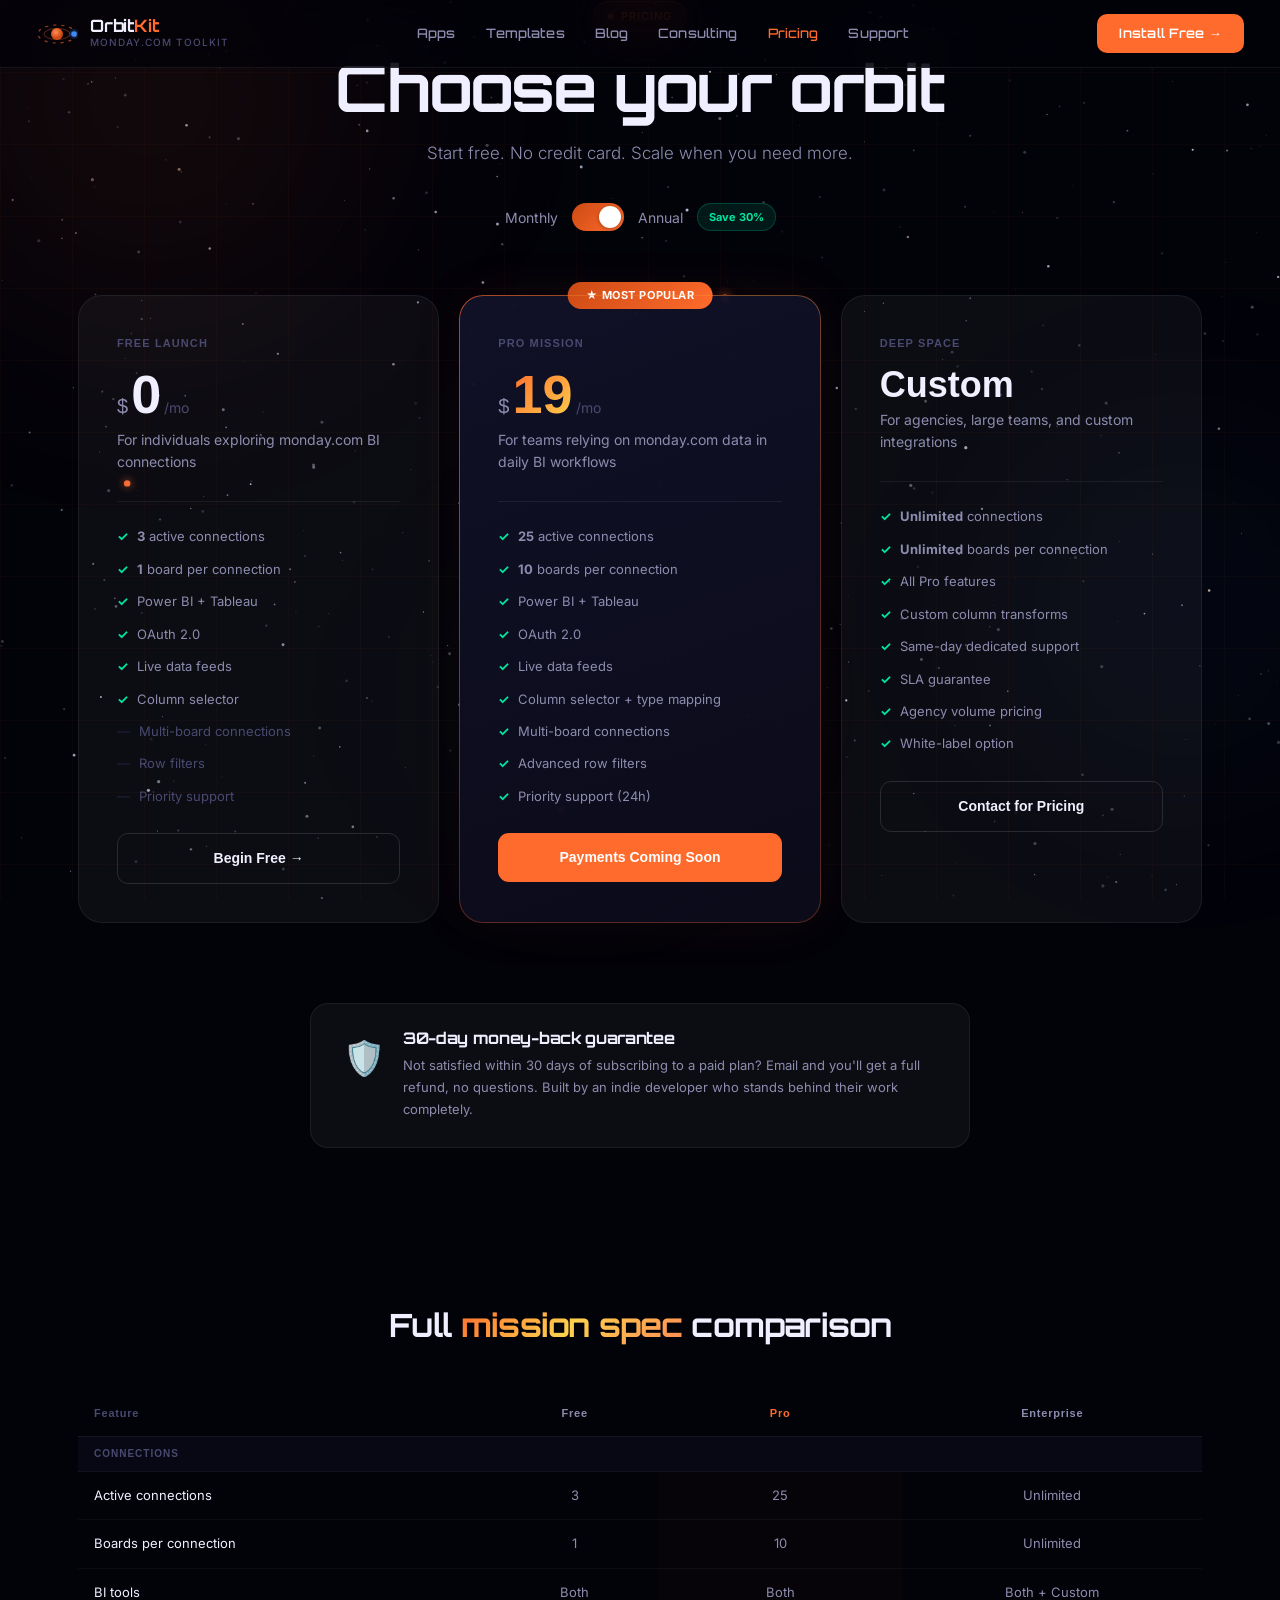
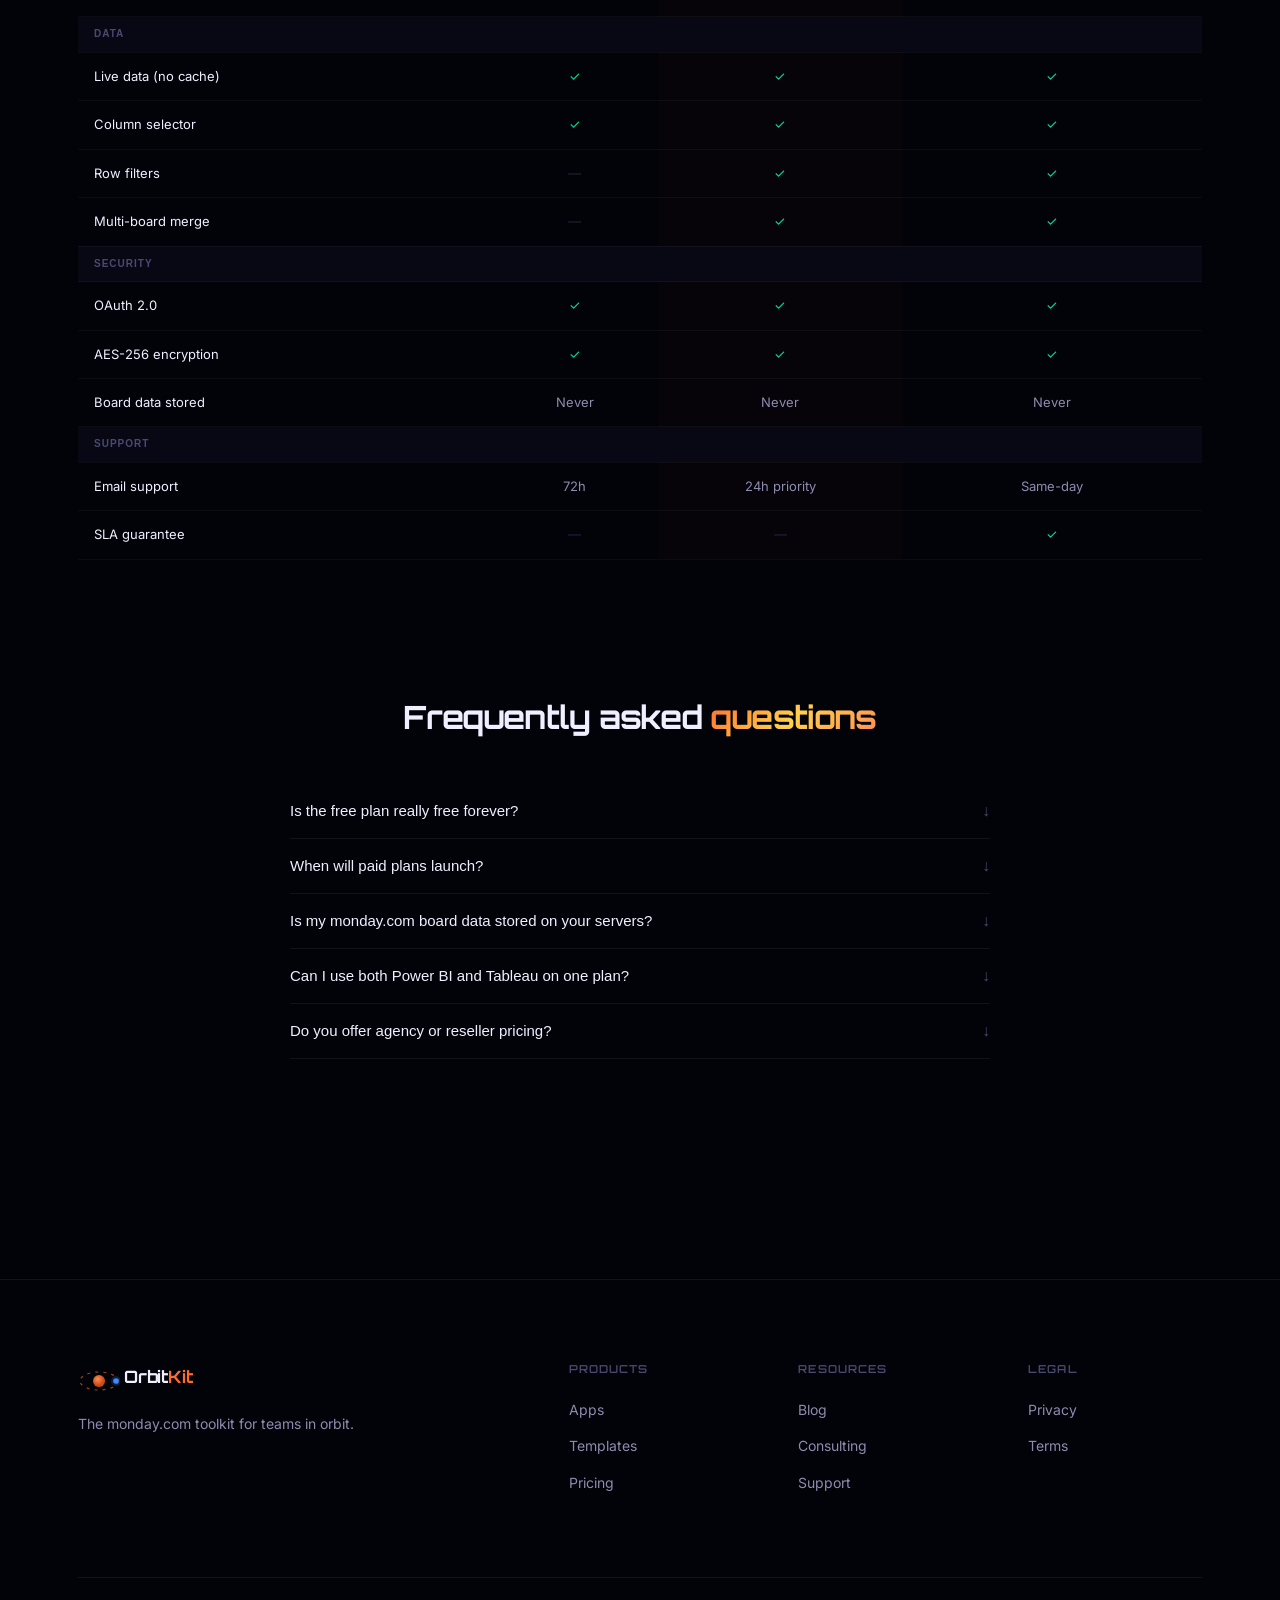
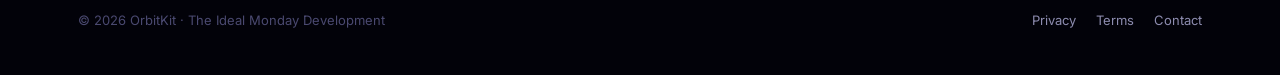
<file: pricing.html>
<!DOCTYPE html>
<html lang="en">
<head>
<meta charset="UTF-8"><meta name="viewport" content="width=device-width, initial-scale=1.0">
<title>Pricing — OrbitKit | monday.com Apps Pricing</title>
<link rel="preconnect" href="https://fonts.googleapis.com">
<link rel="preconnect" href="https://fonts.gstatic.com" crossorigin>
<link href="https://fonts.googleapis.com/css2?family=Orbitron:wght@400;500;600;700;800;900&family=Inter:wght@300;400;500;600&display=swap" rel="stylesheet">
<link rel="stylesheet" href="shared.css">
<style>
.page-hero{padding:calc(var(--nav-h)+90px) 0 64px;text-align:center}
.page-hero h1{font-size:clamp(38px,5vw,64px);margin-bottom:16px}
.page-hero p{font-size:17px;color:var(--text2);max-width:480px;margin:0 auto;font-weight:300}

/* TOGGLE */
.billing-toggle{display:flex;align-items:center;justify-content:center;gap:14px;margin:36px 0 64px;font-size:14px;color:var(--text2)}
.tog{width:52px;height:28px;border-radius:14px;background:linear-gradient(135deg,var(--orbit-lo),var(--orbit));cursor:pointer;position:relative;flex-shrink:0}
.tog-thumb{position:absolute;top:3px;right:3px;width:22px;height:22px;border-radius:50%;background:#fff;transition:transform .2s;box-shadow:0 1px 4px rgba(0,0,0,.3)}
.save-badge{padding:4px 11px;border-radius:20px;background:var(--signal-dim);border:1px solid rgba(0,229,160,.22);color:var(--signal);font-size:11px;font-weight:700}

/* PLANS */
.plans{display:grid;grid-template-columns:repeat(3,1fr);gap:20px;margin-bottom:80px}
.plan{background:var(--panel);border:1px solid var(--border);border-radius:var(--r-xl);padding:38px;position:relative;transition:border-color .2s}
.plan:hover{border-color:var(--border2)}
.plan.featured{background:linear-gradient(160deg,rgba(17,17,40,.97),rgba(11,11,26,.98));border-color:rgba(255,107,44,.3);box-shadow:0 0 60px rgba(255,107,44,.06)}
.plan.featured::after{content:'';position:absolute;inset:-1px;border-radius:var(--r-xl);padding:1px;background:linear-gradient(135deg,rgba(255,107,44,.5),rgba(255,208,77,.2),transparent 60%);-webkit-mask:linear-gradient(#fff,#fff) content-box,linear-gradient(#fff,#fff);-webkit-mask-composite:xor;mask-composite:exclude;pointer-events:none}
.plan-crown{position:absolute;top:-14px;left:50%;transform:translateX(-50%);padding:4px 18px;border-radius:20px;white-space:nowrap;background:linear-gradient(135deg,var(--orbit-lo),var(--orbit));color:#fff;font-size:11px;font-weight:700;letter-spacing:.05em;text-transform:uppercase}
.plan-tier{font-family:'Clash Display',sans-serif;font-size:11px;font-weight:600;letter-spacing:.1em;text-transform:uppercase;color:var(--text3);margin-bottom:14px}
.plan-price{display:flex;align-items:baseline;gap:3px;margin-bottom:6px}
.plan-price .cur{font-family:'Clash Display',sans-serif;font-size:20px;color:var(--text2)}
.plan-price .amt{font-family:'Clash Display',sans-serif;font-size:54px;font-weight:700;line-height:1;color:var(--text)}
.plan-price.grad .amt{background:linear-gradient(135deg,var(--orbit),var(--gold));-webkit-background-clip:text;-webkit-text-fill-color:transparent}
.plan-price .per{font-size:14px;color:var(--text3)}
.plan-tagline{font-size:14px;color:var(--text2);min-height:42px;margin-bottom:28px;line-height:1.6}
.plan-sep{height:1px;background:var(--border);margin-bottom:24px}
.plan-feat{display:flex;align-items:flex-start;gap:9px;margin-bottom:11px;font-size:13px;color:var(--text2)}
.pf-y{color:var(--signal);flex-shrink:0;font-weight:700}
.pf-n{color:var(--text4);flex-shrink:0}
.plan-cta{display:block;text-align:center;margin-top:26px;padding:13px;border-radius:11px;font-size:14px;font-weight:600;font-family:'General Sans',sans-serif;text-decoration:none;transition:all .15s;cursor:pointer;border:none;width:100%}
.cta-out{border:1px solid var(--border2);color:var(--text);background:transparent}
.cta-out:hover{background:var(--panel-hi);border-color:var(--border-o);color:var(--orbit)}
.cta-solid{background:var(--orbit);color:#fff}
.cta-solid:hover{background:var(--orbit-hi);transform:translateY(-2px);box-shadow:0 8px 24px var(--orbit-glow)}

/* GUARANTEE */
.guarantee{max-width:660px;margin:0 auto 80px;background:var(--panel);border:1px solid var(--border);border-radius:var(--r-lg);padding:26px 32px;display:flex;align-items:flex-start;gap:18px}
.g-icon{font-size:34px;flex-shrink:0}
.guarantee h4{font-size:16px;margin-bottom:6px}
.guarantee p{font-size:13px;color:var(--text2);line-height:1.7}

/* TABLE */
.ctable-wrap{padding:40px 0 80px}
.ctable-wrap h2{font-size:32px;text-align:center;margin-bottom:48px}
.ct{width:100%;border-collapse:collapse}
.ct th{padding:13px 16px;text-align:center;font-family:'Clash Display',sans-serif;font-size:11px;font-weight:600;letter-spacing:.07em;color:var(--text2);border-bottom:1px solid var(--border)}
.ct th:first-child{text-align:left;color:var(--text3)}
.ct th.hi{color:var(--orbit)}
.ct td{padding:13px 16px;text-align:center;font-size:13px;color:var(--text2);border-bottom:1px solid rgba(255,255,255,.04)}
.ct td:first-child{text-align:left;color:var(--text)}
.ct tr:hover td{background:rgba(255,255,255,.015)}
.ct .sec-head td{font-family:'Clash Display',sans-serif;font-size:10px;font-weight:600;letter-spacing:.1em;text-transform:uppercase;color:var(--text3);background:rgba(11,11,26,.8);padding:9px 16px}
.ct .hi-col{background:rgba(255,107,44,.02)}
.ck{color:var(--signal)}
.cx{color:var(--text4)}

/* FAQ */
.faq-sec{padding:60px 0 100px}
.faq-sec h2{font-size:32px;text-align:center;margin-bottom:48px}
.faq-wrap{max-width:700px;margin:0 auto}
.faq-item{border-bottom:1px solid var(--border)}
.faq-q{width:100%;background:none;border:none;color:var(--text);display:flex;align-items:flex-start;justify-content:space-between;padding:18px 0;font-family:'General Sans',sans-serif;font-size:15px;font-weight:500;cursor:pointer;text-align:left;gap:14px;transition:color .15s}
.faq-q:hover{color:var(--orbit)}
.faq-arr{color:var(--text3);flex-shrink:0;font-size:16px;transition:transform .2s}
.faq-a{padding:0 0 18px;font-size:14px;color:var(--text2);line-height:1.8;display:none}
.faq-item.open .faq-arr{transform:rotate(180deg)}
.faq-item.open .faq-a{display:block}

@media(max-width:900px){.plans{grid-template-columns:1fr}}
</style>
</head>
<body>
<canvas id="universe"></canvas>
<div class="orbital-grid"></div>
<div class="amb amb-1"></div><div class="amb amb-2"></div><div class="amb amb-3"></div>
<nav>
  <a href="index.html" class="nav-brand"><div class="ok-logo"><svg viewBox="0 0 42 42" fill="none"><ellipse cx="21" cy="21" rx="19" ry="9" stroke="#FF6B2C" stroke-width="1.2" stroke-dasharray="3 5" opacity="0.6"/><ellipse cx="21" cy="21" rx="13" ry="5.5" stroke="#FF6B2C" stroke-width="1" opacity="0.35"/><circle cx="21" cy="21" r="6" fill="url(#pg)"/><circle cx="38" cy="21" r="5" fill="#3B8BFF" opacity="0.2"/><circle cx="38" cy="21" r="2.8" fill="#3B8BFF"/><defs><radialGradient id="pg" cx="40%" cy="35%"><stop offset="0%" stop-color="#FF8C54"/><stop offset="100%" stop-color="#CC4A14"/></radialGradient></defs></svg></div><div class="brand-text"><span class="brand-name">Orbit<span class="accent">Kit</span></span><span class="brand-sub">monday.com toolkit</span></div></a>
  <ul class="nav-links"><li><a href="apps.html">Apps</a></li><li><a href="templates.html">Templates</a></li><li><a href="blog.html">Blog</a></li><li><a href="consulting.html">Consulting</a></li><li><a href="pricing.html" class="active">Pricing</a></li><li><a href="support.html">Support</a></li></ul>
  <div class="nav-right"><a href="apps.html#orbitkit-bi" class="btn-launch">Install Free →</a></div>
</nav>
<div class="content-wrap">
<section class="page-hero"><div class="container">
  <div class="stag fi" style="display:inline-flex;"><span class="stag-dot"></span>Pricing</div>
  <h1 class="fi d1">Choose your orbit</h1>
  <p class="fi d2">Start free. No credit card. Scale when you need more.</p>
  <div class="billing-toggle fi d3">
    <span>Monthly</span>
    <div class="tog" onclick="toggleBilling()" id="tog"><div class="tog-thumb" id="togThumb"></div></div>
    <span>Annual</span>
    <span class="save-badge">Save 30%</span>
  </div>
</div></section>

<section style="padding:0 0 40px;"><div class="container">
  <div class="plans">
    <!-- FREE -->
    <div class="plan fi">
      <div class="plan-tier">Free Launch</div>
      <div class="plan-price"><span class="cur">$</span><span class="amt">0</span><span class="per">/mo</span></div>
      <p class="plan-tagline">For individuals exploring monday.com BI connections</p>
      <div class="plan-sep"></div>
      <div class="plan-feat"><span class="pf-y">✓</span><span><strong>3</strong> active connections</span></div>
      <div class="plan-feat"><span class="pf-y">✓</span><span><strong>1</strong> board per connection</span></div>
      <div class="plan-feat"><span class="pf-y">✓</span><span>Power BI + Tableau</span></div>
      <div class="plan-feat"><span class="pf-y">✓</span><span>OAuth 2.0</span></div>
      <div class="plan-feat"><span class="pf-y">✓</span><span>Live data feeds</span></div>
      <div class="plan-feat"><span class="pf-y">✓</span><span>Column selector</span></div>
      <div class="plan-feat"><span class="pf-n">—</span><span style="color:var(--text3)">Multi-board connections</span></div>
      <div class="plan-feat"><span class="pf-n">—</span><span style="color:var(--text3)">Row filters</span></div>
      <div class="plan-feat"><span class="pf-n">—</span><span style="color:var(--text3)">Priority support</span></div>
      <a href="https://auth.monday.com/oauth2/authorize?client_id=322c0d4a0119126abbb1a49212706666&response_type=install" class="plan-cta cta-out" target="_blank">Begin Free →</a>
    </div>
    <!-- PRO -->
    <div class="plan featured fi d1">
      <div class="plan-crown">★ Most Popular</div>
      <div class="plan-tier">Pro Mission</div>
      <div class="plan-price grad"><span class="cur">$</span><span class="amt" id="proAmt">19</span><span class="per" id="proPer">/mo</span></div>
      <p class="plan-tagline">For teams relying on monday.com data in daily BI workflows</p>
      <div class="plan-sep"></div>
      <div class="plan-feat"><span class="pf-y">✓</span><span><strong>25</strong> active connections</span></div>
      <div class="plan-feat"><span class="pf-y">✓</span><span><strong>10</strong> boards per connection</span></div>
      <div class="plan-feat"><span class="pf-y">✓</span><span>Power BI + Tableau</span></div>
      <div class="plan-feat"><span class="pf-y">✓</span><span>OAuth 2.0</span></div>
      <div class="plan-feat"><span class="pf-y">✓</span><span>Live data feeds</span></div>
      <div class="plan-feat"><span class="pf-y">✓</span><span>Column selector + type mapping</span></div>
      <div class="plan-feat"><span class="pf-y">✓</span><span>Multi-board connections</span></div>
      <div class="plan-feat"><span class="pf-y">✓</span><span>Advanced row filters</span></div>
      <div class="plan-feat"><span class="pf-y">✓</span><span>Priority support (24h)</span></div>
      <a href="support.html" class="plan-cta cta-solid">Payments Coming Soon</a>
    </div>
    <!-- ENTERPRISE -->
    <div class="plan fi d2">
      <div class="plan-tier">Deep Space</div>
      <div class="plan-price"><span class="amt" style="font-size:36px;font-family:'Clash Display',sans-serif;font-weight:700">Custom</span></div>
      <p class="plan-tagline">For agencies, large teams, and custom integrations</p>
      <div class="plan-sep"></div>
      <div class="plan-feat"><span class="pf-y">✓</span><span><strong>Unlimited</strong> connections</span></div>
      <div class="plan-feat"><span class="pf-y">✓</span><span><strong>Unlimited</strong> boards per connection</span></div>
      <div class="plan-feat"><span class="pf-y">✓</span><span>All Pro features</span></div>
      <div class="plan-feat"><span class="pf-y">✓</span><span>Custom column transforms</span></div>
      <div class="plan-feat"><span class="pf-y">✓</span><span>Same-day dedicated support</span></div>
      <div class="plan-feat"><span class="pf-y">✓</span><span>SLA guarantee</span></div>
      <div class="plan-feat"><span class="pf-y">✓</span><span>Agency volume pricing</span></div>
      <div class="plan-feat"><span class="pf-y">✓</span><span>White-label option</span></div>
      <a href="support.html" class="plan-cta cta-out">Contact for Pricing</a>
    </div>
  </div>
  <!-- GUARANTEE -->
  <div class="guarantee fi">
    <div class="g-icon">🛡️</div>
    <div>
      <h4>30-day money-back guarantee</h4>
      <p>Not satisfied within 30 days of subscribing to a paid plan? Email and you'll get a full refund, no questions. Built by an indie developer who stands behind their work completely.</p>
    </div>
  </div>
</div></section>

<!-- TABLE -->
<section class="ctable-wrap"><div class="container">
  <h2>Full <span class="gradient-text">mission spec</span> comparison</h2>
  <table class="ct">
    <thead><tr><th>Feature</th><th>Free</th><th class="hi">Pro</th><th>Enterprise</th></tr></thead>
    <tbody>
      <tr class="sec-head"><td colspan="4">Connections</td></tr>
      <tr><td>Active connections</td><td>3</td><td class="hi-col">25</td><td>Unlimited</td></tr>
      <tr><td>Boards per connection</td><td>1</td><td class="hi-col">10</td><td>Unlimited</td></tr>
      <tr><td>BI tools</td><td>Both</td><td class="hi-col">Both</td><td>Both + Custom</td></tr>
      <tr class="sec-head"><td colspan="4">Data</td></tr>
      <tr><td>Live data (no cache)</td><td><span class="ck">✓</span></td><td class="hi-col"><span class="ck">✓</span></td><td><span class="ck">✓</span></td></tr>
      <tr><td>Column selector</td><td><span class="ck">✓</span></td><td class="hi-col"><span class="ck">✓</span></td><td><span class="ck">✓</span></td></tr>
      <tr><td>Row filters</td><td><span class="cx">—</span></td><td class="hi-col"><span class="ck">✓</span></td><td><span class="ck">✓</span></td></tr>
      <tr><td>Multi-board merge</td><td><span class="cx">—</span></td><td class="hi-col"><span class="ck">✓</span></td><td><span class="ck">✓</span></td></tr>
      <tr class="sec-head"><td colspan="4">Security</td></tr>
      <tr><td>OAuth 2.0</td><td><span class="ck">✓</span></td><td class="hi-col"><span class="ck">✓</span></td><td><span class="ck">✓</span></td></tr>
      <tr><td>AES-256 encryption</td><td><span class="ck">✓</span></td><td class="hi-col"><span class="ck">✓</span></td><td><span class="ck">✓</span></td></tr>
      <tr><td>Board data stored</td><td>Never</td><td class="hi-col">Never</td><td>Never</td></tr>
      <tr class="sec-head"><td colspan="4">Support</td></tr>
      <tr><td>Email support</td><td>72h</td><td class="hi-col">24h priority</td><td>Same-day</td></tr>
      <tr><td>SLA guarantee</td><td><span class="cx">—</span></td><td class="hi-col"><span class="cx">—</span></td><td><span class="ck">✓</span></td></tr>
    </tbody>
  </table>
</div></section>

<!-- FAQ -->
<section class="faq-sec"><div class="container">
  <h2>Frequently asked <span class="gradient-text">questions</span></h2>
  <div class="faq-wrap">
    <div class="faq-item"><button class="faq-q" onclick="tFaq(this)">Is the free plan really free forever?<span class="faq-arr">↓</span></button><div class="faq-a">Yes. 3 connections, 1 board per connection, no time limit, no credit card. I believe in genuine free tiers — not crippled trials.</div></div>
    <div class="faq-item"><button class="faq-q" onclick="tFaq(this)">When will paid plans launch?<span class="faq-arr">↓</span></button><div class="faq-a">Soon. Everything is currently free while gathering early user feedback. Join the waitlist via the support page to be notified first — early subscribers receive a launch discount.</div></div>
    <div class="faq-item"><button class="faq-q" onclick="tFaq(this)">Is my monday.com board data stored on your servers?<span class="faq-arr">↓</span></button><div class="faq-a">Never. OrbitKit BI is a live proxy — your board data is never written to our database. We only store your connection config and AES-256 encrypted OAuth token. Every request fetches fresh data from monday.com's GraphQL API in real time.</div></div>
    <div class="faq-item"><button class="faq-q" onclick="tFaq(this)">Can I use both Power BI and Tableau on one plan?<span class="faq-arr">↓</span></button><div class="faq-a">Yes. All plans support both. A "connection" is a configured data feed — some can be Power BI feeds, others Tableau WDC. No tool restriction at any tier.</div></div>
    <div class="faq-item"><button class="faq-q" onclick="tFaq(this)">Do you offer agency or reseller pricing?<span class="faq-arr">↓</span></button><div class="faq-a">Yes. If you're implementing OrbitKit BI across multiple monday.com accounts, contact me for volume pricing. I'm happy to work something out that fits your model.</div></div>
  </div>
</div></section>

<footer><div class="container">
  <div class="footer-top"><div class="footer-brand"><a href="index.html" class="nav-brand"><div class="ok-logo" style="width:34px;height:34px;"><svg viewBox="0 0 42 42" fill="none"><ellipse cx="21" cy="21" rx="19" ry="9" stroke="#FF6B2C" stroke-width="1.2" stroke-dasharray="3 5" opacity="0.6"/><circle cx="21" cy="21" r="6" fill="url(#pgf)"/><circle cx="38" cy="21" r="5" fill="#3B8BFF" opacity="0.2"/><circle cx="38" cy="21" r="2.8" fill="#3B8BFF"/><defs><radialGradient id="pgf" cx="40%" cy="35%"><stop offset="0%" stop-color="#FF8C54"/><stop offset="100%" stop-color="#CC4A14"/></radialGradient></defs></svg></div><div class="brand-text"><span class="brand-name">Orbit<span class="accent">Kit</span></span></div></a><p>The monday.com toolkit for teams in orbit.</p></div>
  <div class="footer-col"><h5>Products</h5><ul><li><a href="apps.html">Apps</a></li><li><a href="templates.html">Templates</a></li><li><a href="pricing.html">Pricing</a></li></ul></div>
  <div class="footer-col"><h5>Resources</h5><ul><li><a href="blog.html">Blog</a></li><li><a href="consulting.html">Consulting</a></li><li><a href="support.html">Support</a></li></ul></div>
  <div class="footer-col"><h5>Legal</h5><ul><li><a href="privacy.html">Privacy</a></li><li><a href="terms.html">Terms</a></li></ul></div></div>
  <div class="footer-bottom"><span>© 2026 OrbitKit · The Ideal Monday Development</span><div><a href="privacy.html">Privacy</a><a href="terms.html">Terms</a><a href="support.html">Contact</a></div></div>
</div></footer>
</div>
<script src="orbit.js"></script>
<script>
let ann=false;
function toggleBilling(){ann=!ann;document.getElementById('togThumb').style.transform=ann?'translateX(-24px)':'';document.getElementById('proAmt').textContent=ann?'13':'19';document.getElementById('proPer').textContent=ann?'/mo billed annually':'/mo';}
function tFaq(b){const it=b.parentElement,w=it.classList.contains('open');document.querySelectorAll('.faq-item').forEach(i=>i.classList.remove('open'));if(!w)it.classList.add('open')}
</script>
</body>
</html>
</file>
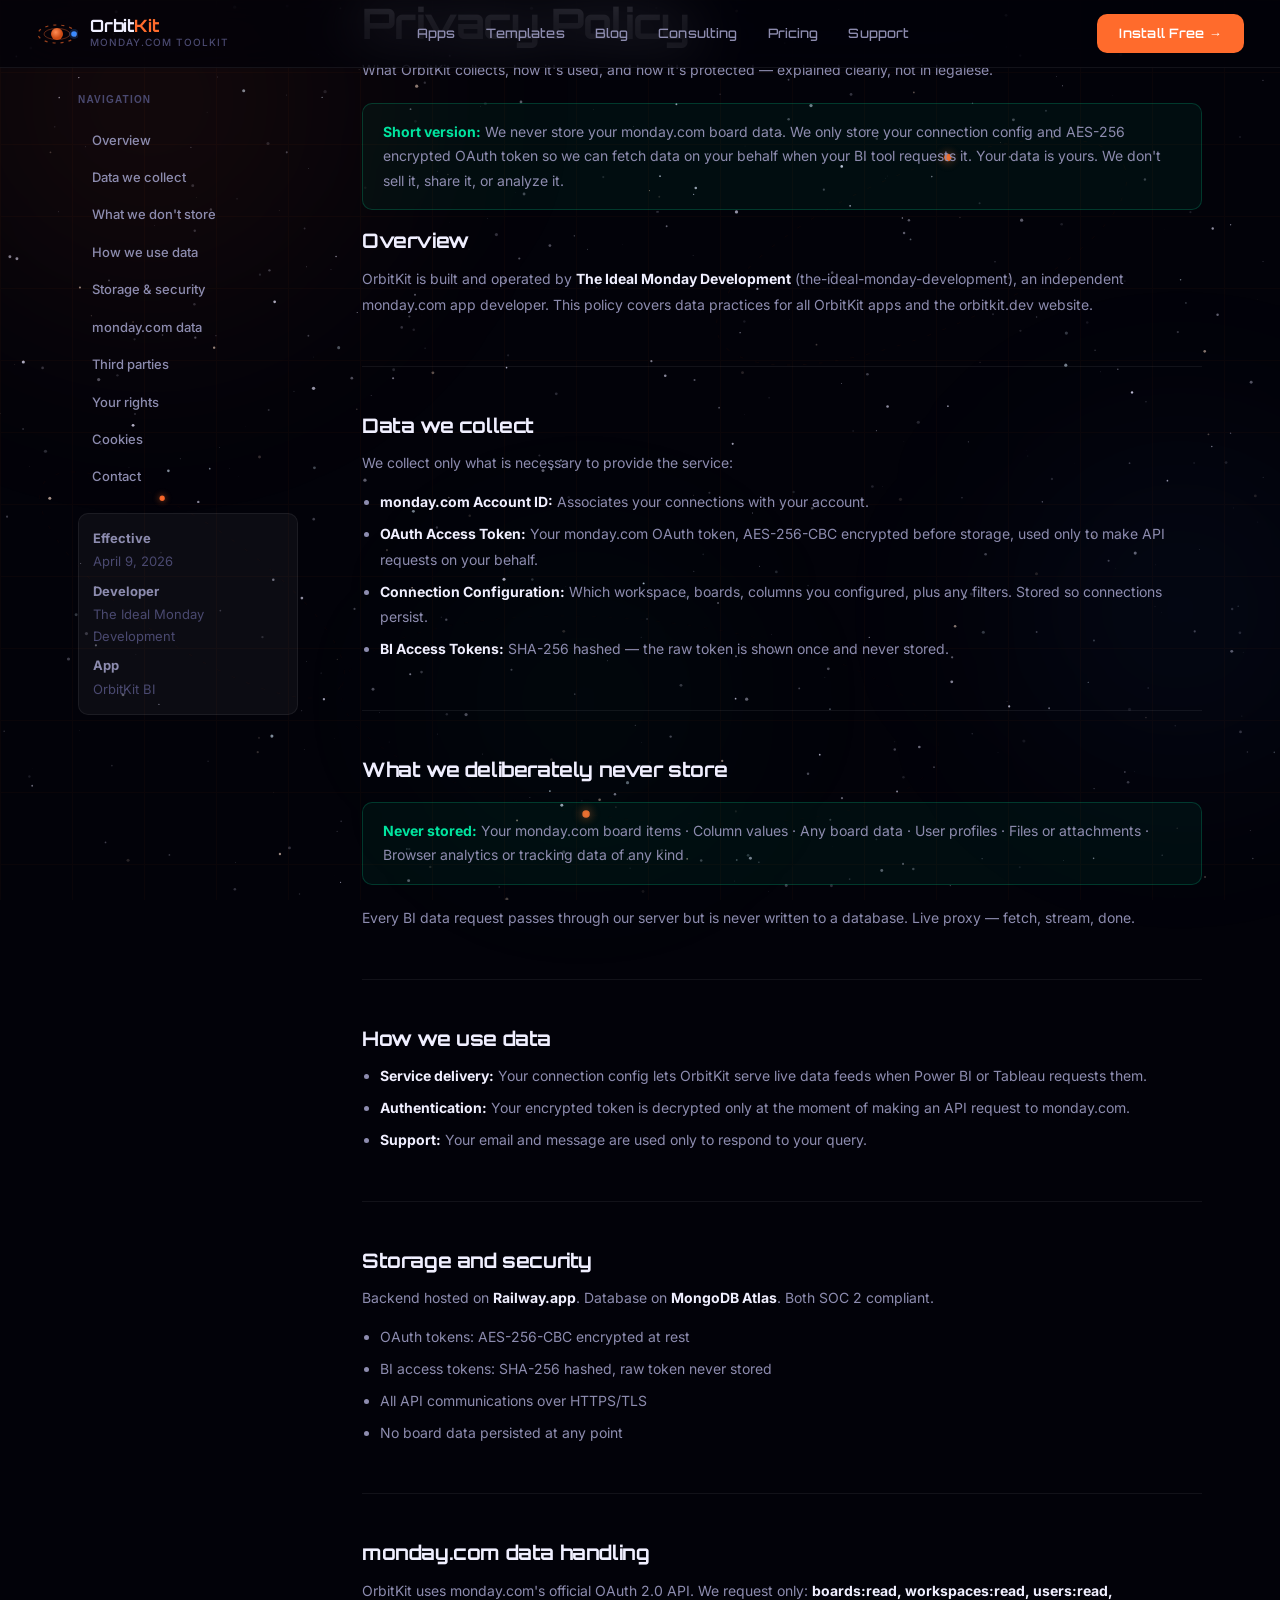
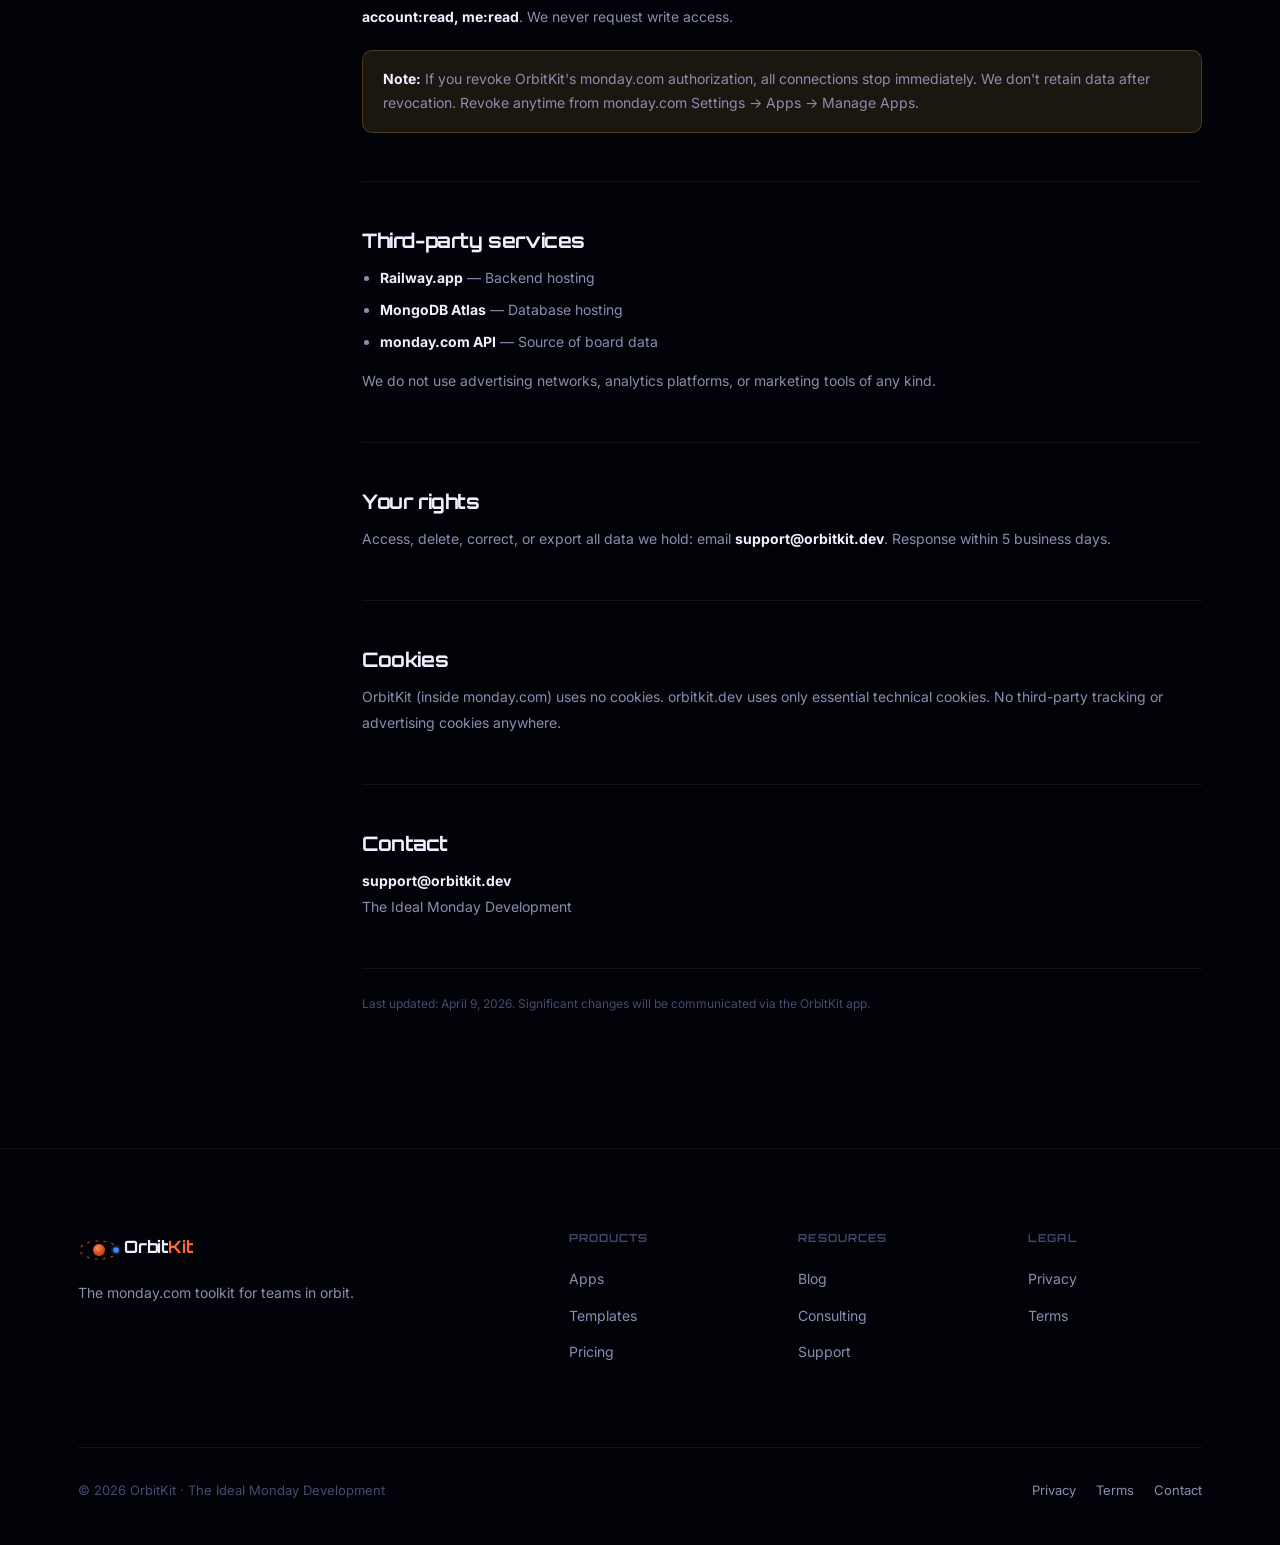
<file: privacy.html>
<!DOCTYPE html>
<html lang="en">
<head>
<meta charset="UTF-8"><meta name="viewport" content="width=device-width, initial-scale=1.0">
<title>Privacy Policy — OrbitKit</title>
<link rel="preconnect" href="https://fonts.googleapis.com">
<link rel="preconnect" href="https://fonts.gstatic.com" crossorigin>
<link href="https://fonts.googleapis.com/css2?family=Orbitron:wght@400;500;600;700;800;900&family=Inter:wght@300;400;500;600&display=swap" rel="stylesheet">
<link rel="stylesheet" href="shared.css">
<style>
.legal-wrap{display:grid;grid-template-columns:220px 1fr;gap:64px;padding:calc(var(--nav-h)+60px) 0 100px;align-items:start}
.legal-sidebar{position:sticky;top:calc(var(--nav-h) + 24px)}
.ls-title{font-family:'Clash Display',sans-serif;font-size:10px;font-weight:600;letter-spacing:.12em;text-transform:uppercase;color:var(--text3);margin-bottom:14px}
.ls-nav{list-style:none}
.ls-nav li{margin-bottom:2px}
.ls-nav a{display:block;padding:7px 12px;border-radius:8px;color:var(--text2);font-size:13px;text-decoration:none;font-weight:500;transition:all .15s;border-left:2px solid transparent}
.ls-nav a:hover{color:var(--text);background:var(--panel)}
.ls-nav a.on{color:var(--orbit);border-left-color:var(--orbit);background:var(--orbit-dim)}
.ls-meta{background:var(--panel);border:1px solid var(--border);border-radius:10px;padding:14px;margin-top:18px;font-size:13px;color:var(--text3)}
.ls-meta strong{color:var(--text2);display:block;margin-bottom:2px}
.legal-content h1{font-size:42px;margin-bottom:10px}
.subtitle{font-size:15px;color:var(--text2);margin-bottom:48px;line-height:1.6}
.legal-content h2{font-size:20px;margin:48px 0 13px;padding-top:48px;border-top:1px solid var(--border)}
.legal-content h2:first-of-type{margin-top:0;border-top:none;padding-top:0}
.legal-content p{font-size:14px;color:var(--text2);line-height:1.85;margin-bottom:13px}
.legal-content ul{padding-left:18px;margin-bottom:13px}
.legal-content ul li{font-size:14px;color:var(--text2);line-height:1.85;margin-bottom:6px}
.legal-content strong{color:var(--text)}
.hl-box{background:rgba(0,229,160,.05);border:1px solid rgba(0,229,160,.2);border-radius:10px;padding:16px 20px;margin:20px 0;font-size:14px;color:var(--text2);line-height:1.75}
.hl-box strong{color:var(--signal)}
.warn-box{background:var(--gold-dim);border:1px solid rgba(255,208,77,.2);border-radius:10px;padding:16px 20px;margin:20px 0;font-size:14px;color:var(--text2);line-height:1.75}
@media(max-width:900px){.legal-wrap{grid-template-columns:1fr}.legal-sidebar{display:none}}
</style>
</head>
<body>
<canvas id="universe"></canvas>
<div class="orbital-grid"></div>
<div class="amb amb-1"></div><div class="amb amb-2"></div><div class="amb amb-3"></div>
<nav>
  <a href="index.html" class="nav-brand"><div class="ok-logo"><svg viewBox="0 0 42 42" fill="none"><ellipse cx="21" cy="21" rx="19" ry="9" stroke="#FF6B2C" stroke-width="1.2" stroke-dasharray="3 5" opacity="0.6"/><ellipse cx="21" cy="21" rx="13" ry="5.5" stroke="#FF6B2C" stroke-width="1" opacity="0.35"/><circle cx="21" cy="21" r="6" fill="url(#pg)"/><circle cx="38" cy="21" r="5" fill="#3B8BFF" opacity="0.2"/><circle cx="38" cy="21" r="2.8" fill="#3B8BFF"/><defs><radialGradient id="pg" cx="40%" cy="35%"><stop offset="0%" stop-color="#FF8C54"/><stop offset="100%" stop-color="#CC4A14"/></radialGradient></defs></svg></div><div class="brand-text"><span class="brand-name">Orbit<span class="accent">Kit</span></span><span class="brand-sub">monday.com toolkit</span></div></a>
  <ul class="nav-links"><li><a href="apps.html">Apps</a></li><li><a href="templates.html">Templates</a></li><li><a href="blog.html">Blog</a></li><li><a href="consulting.html">Consulting</a></li><li><a href="pricing.html">Pricing</a></li><li><a href="support.html">Support</a></li></ul>
  <div class="nav-right"><a href="apps.html#orbitkit-bi" class="btn-launch">Install Free →</a></div>
</nav>
<div class="content-wrap"><div class="container">
  <div class="legal-wrap">
    <aside class="legal-sidebar">
      <div class="ls-title">Navigation</div>
      <ul class="ls-nav">
        <li><a href="#overview" class="on">Overview</a></li>
        <li><a href="#collect">Data we collect</a></li>
        <li><a href="#not-collect">What we don't store</a></li>
        <li><a href="#use">How we use data</a></li>
        <li><a href="#storage">Storage & security</a></li>
        <li><a href="#monday">monday.com data</a></li>
        <li><a href="#third">Third parties</a></li>
        <li><a href="#rights">Your rights</a></li>
        <li><a href="#cookies">Cookies</a></li>
        <li><a href="#contact-p">Contact</a></li>
      </ul>
      <div class="ls-meta"><strong>Effective</strong>April 9, 2026<strong style="margin-top:8px;">Developer</strong>The Ideal Monday Development<strong style="margin-top:8px;">App</strong>OrbitKit BI</div>
    </aside>
    <article class="legal-content">
      <h1>Privacy Policy</h1>
      <p class="subtitle">What OrbitKit collects, how it's used, and how it's protected — explained clearly, not in legalese.</p>
      <div class="hl-box"><strong>Short version:</strong> We never store your monday.com board data. We only store your connection config and AES-256 encrypted OAuth token so we can fetch data on your behalf when your BI tool requests it. Your data is yours. We don't sell it, share it, or analyze it.</div>
      <h2 id="overview">Overview</h2>
      <p>OrbitKit is built and operated by <strong>The Ideal Monday Development</strong> (the-ideal-monday-development), an independent monday.com app developer. This policy covers data practices for all OrbitKit apps and the orbitkit.dev website.</p>
      <h2 id="collect">Data we collect</h2>
      <p>We collect only what is necessary to provide the service:</p>
      <ul>
        <li><strong>monday.com Account ID:</strong> Associates your connections with your account.</li>
        <li><strong>OAuth Access Token:</strong> Your monday.com OAuth token, AES-256-CBC encrypted before storage, used only to make API requests on your behalf.</li>
        <li><strong>Connection Configuration:</strong> Which workspace, boards, columns you configured, plus any filters. Stored so connections persist.</li>
        <li><strong>BI Access Tokens:</strong> SHA-256 hashed — the raw token is shown once and never stored.</li>
      </ul>
      <h2 id="not-collect">What we deliberately never store</h2>
      <div class="hl-box"><strong>Never stored:</strong> Your monday.com board items · Column values · Any board data · User profiles · Files or attachments · Browser analytics or tracking data of any kind</div>
      <p>Every BI data request passes through our server but is never written to a database. Live proxy — fetch, stream, done.</p>
      <h2 id="use">How we use data</h2>
      <ul>
        <li><strong>Service delivery:</strong> Your connection config lets OrbitKit serve live data feeds when Power BI or Tableau requests them.</li>
        <li><strong>Authentication:</strong> Your encrypted token is decrypted only at the moment of making an API request to monday.com.</li>
        <li><strong>Support:</strong> Your email and message are used only to respond to your query.</li>
      </ul>
      <h2 id="storage">Storage and security</h2>
      <p>Backend hosted on <strong>Railway.app</strong>. Database on <strong>MongoDB Atlas</strong>. Both SOC 2 compliant.</p>
      <ul>
        <li>OAuth tokens: AES-256-CBC encrypted at rest</li>
        <li>BI access tokens: SHA-256 hashed, raw token never stored</li>
        <li>All API communications over HTTPS/TLS</li>
        <li>No board data persisted at any point</li>
      </ul>
      <h2 id="monday">monday.com data handling</h2>
      <p>OrbitKit uses monday.com's official OAuth 2.0 API. We request only: <strong>boards:read, workspaces:read, users:read, account:read, me:read</strong>. We never request write access.</p>
      <div class="warn-box"><strong>Note:</strong> If you revoke OrbitKit's monday.com authorization, all connections stop immediately. We don't retain data after revocation. Revoke anytime from monday.com Settings → Apps → Manage Apps.</div>
      <h2 id="third">Third-party services</h2>
      <ul><li><strong>Railway.app</strong> — Backend hosting</li><li><strong>MongoDB Atlas</strong> — Database hosting</li><li><strong>monday.com API</strong> — Source of board data</li></ul>
      <p>We do not use advertising networks, analytics platforms, or marketing tools of any kind.</p>
      <h2 id="rights">Your rights</h2>
      <p>Access, delete, correct, or export all data we hold: email <strong>support@orbitkit.dev</strong>. Response within 5 business days.</p>
      <h2 id="cookies">Cookies</h2>
      <p>OrbitKit (inside monday.com) uses no cookies. orbitkit.dev uses only essential technical cookies. No third-party tracking or advertising cookies anywhere.</p>
      <h2 id="contact-p">Contact</h2>
      <p><strong>support@orbitkit.dev</strong><br>The Ideal Monday Development</p>
      <p style="margin-top:48px;font-size:12px;color:var(--text3);padding-top:24px;border-top:1px solid var(--border);">Last updated: April 9, 2026. Significant changes will be communicated via the OrbitKit app.</p>
    </article>
  </div>
</div></div>
<footer><div class="container">
  <div class="footer-top"><div class="footer-brand"><a href="index.html" class="nav-brand"><div class="ok-logo" style="width:34px;height:34px;"><svg viewBox="0 0 42 42" fill="none"><ellipse cx="21" cy="21" rx="19" ry="9" stroke="#FF6B2C" stroke-width="1.2" stroke-dasharray="3 5" opacity="0.6"/><circle cx="21" cy="21" r="6" fill="url(#pgf)"/><circle cx="38" cy="21" r="5" fill="#3B8BFF" opacity="0.2"/><circle cx="38" cy="21" r="2.8" fill="#3B8BFF"/><defs><radialGradient id="pgf" cx="40%" cy="35%"><stop offset="0%" stop-color="#FF8C54"/><stop offset="100%" stop-color="#CC4A14"/></radialGradient></defs></svg></div><div class="brand-text"><span class="brand-name">Orbit<span class="accent">Kit</span></span></div></a><p>The monday.com toolkit for teams in orbit.</p></div>
  <div class="footer-col"><h5>Products</h5><ul><li><a href="apps.html">Apps</a></li><li><a href="templates.html">Templates</a></li><li><a href="pricing.html">Pricing</a></li></ul></div>
  <div class="footer-col"><h5>Resources</h5><ul><li><a href="blog.html">Blog</a></li><li><a href="consulting.html">Consulting</a></li><li><a href="support.html">Support</a></li></ul></div>
  <div class="footer-col"><h5>Legal</h5><ul><li><a href="privacy.html">Privacy</a></li><li><a href="terms.html">Terms</a></li></ul></div></div>
  <div class="footer-bottom"><span>© 2026 OrbitKit · The Ideal Monday Development</span><div><a href="privacy.html">Privacy</a><a href="terms.html">Terms</a><a href="support.html">Contact</a></div></div>
</div></footer>
<script src="orbit.js"></script>
<script>
const hs=document.querySelectorAll('.legal-content h2[id]'),ls=document.querySelectorAll('.ls-nav a');
window.addEventListener('scroll',()=>{let c='';hs.forEach(h=>{if(window.scrollY>=h.offsetTop-130)c=h.id});ls.forEach(a=>a.classList.toggle('on',a.getAttribute('href')==='#'+c))},{passive:true});
</script>
</body>
</html>
</file>
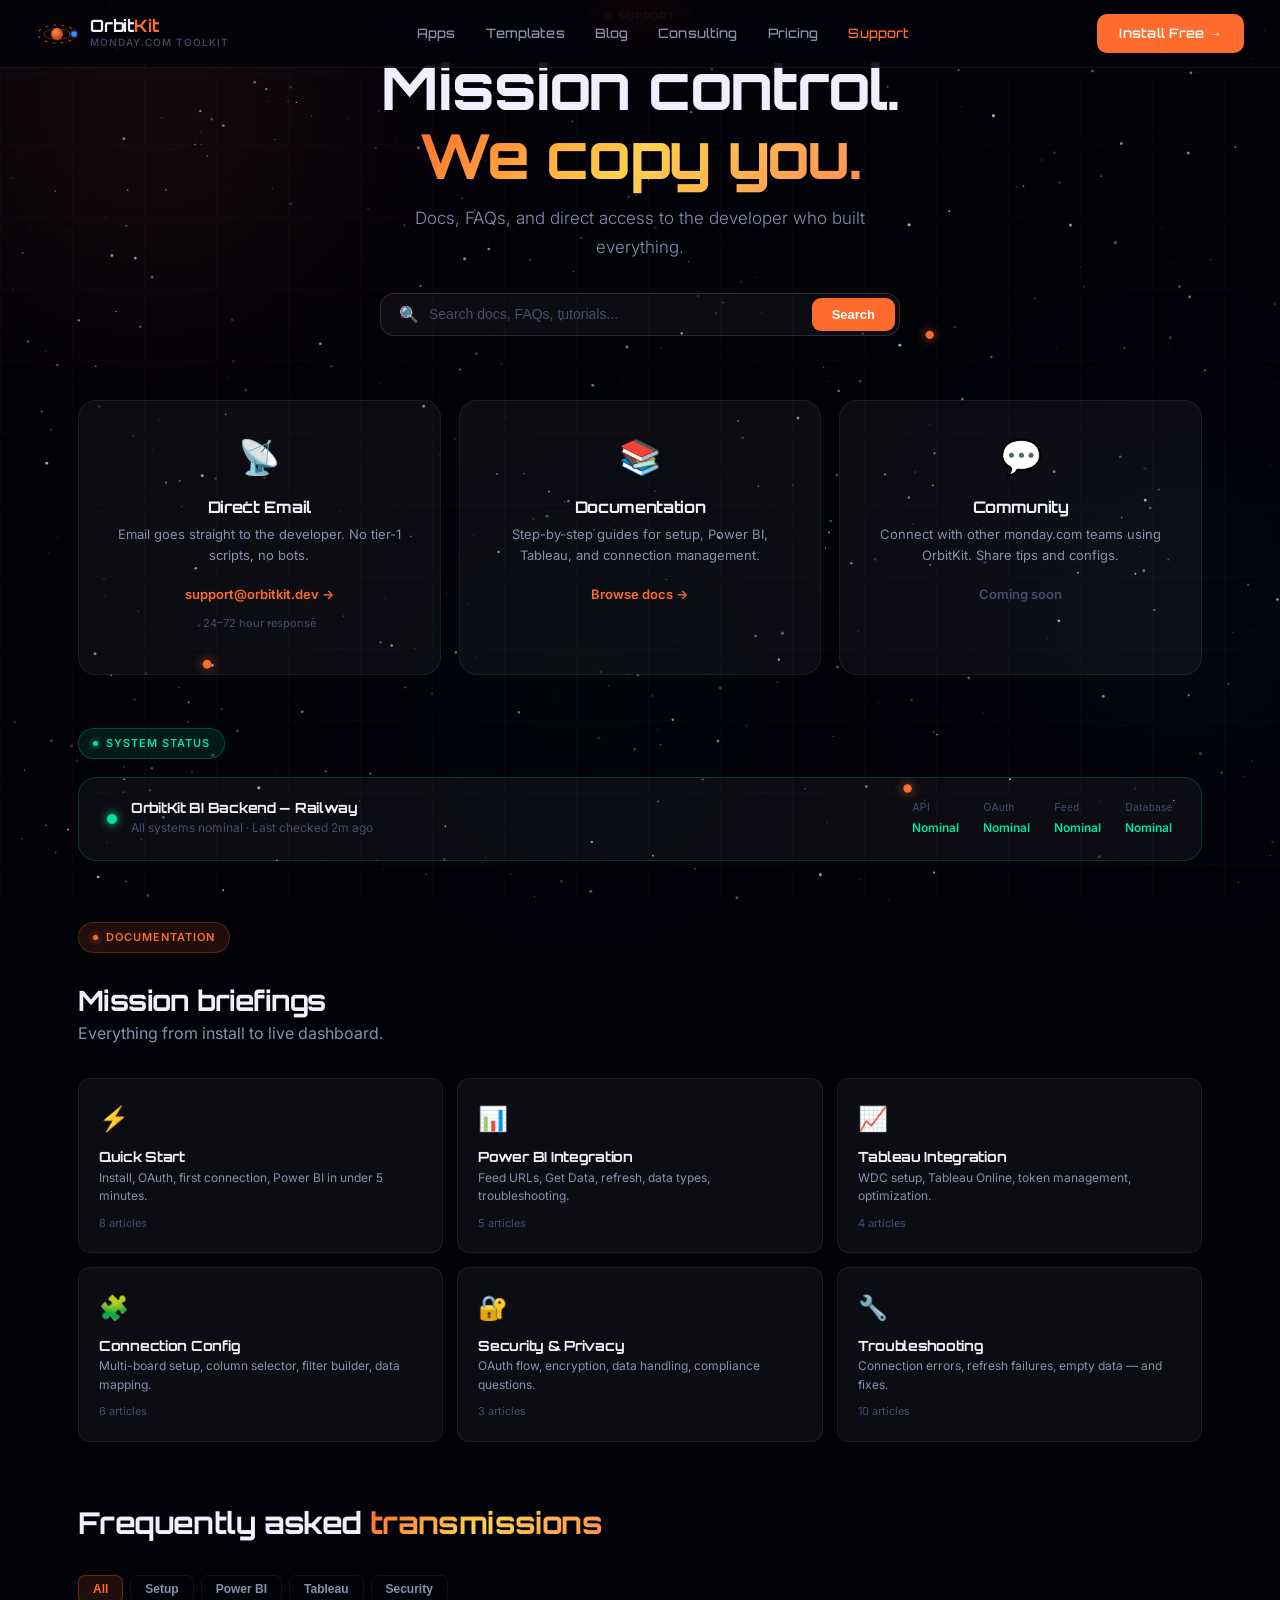
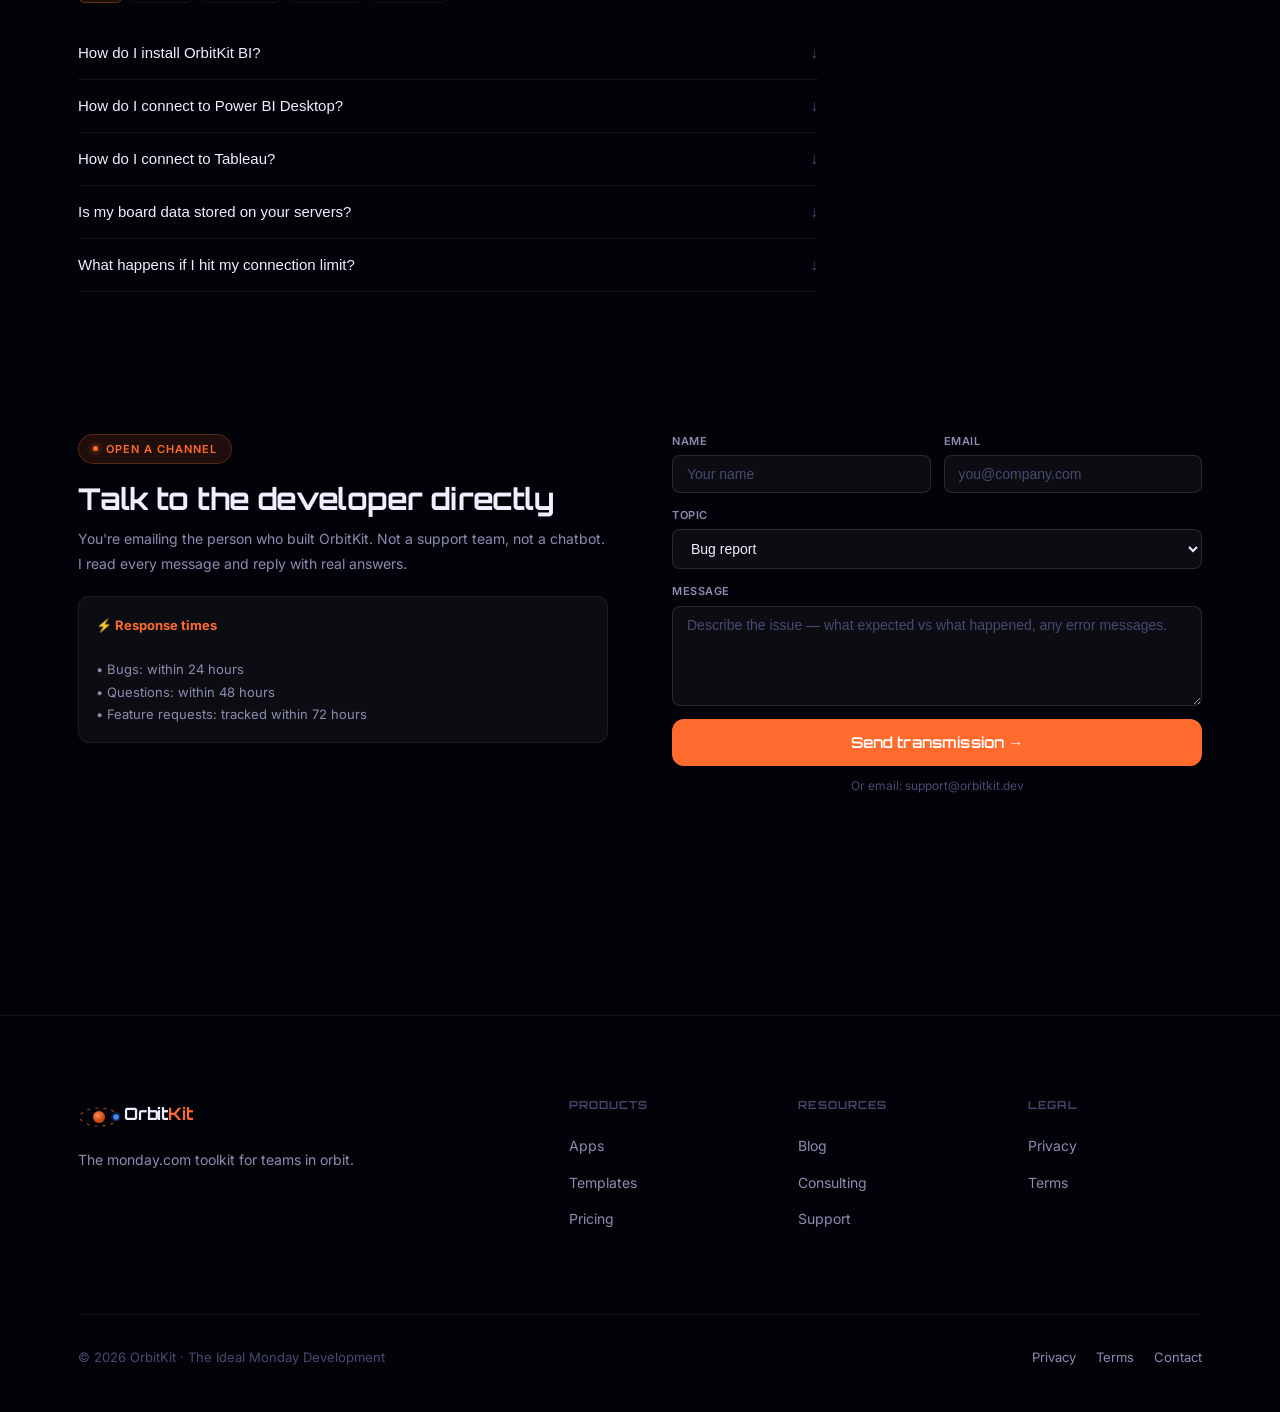
<file: support.html>
<!DOCTYPE html>
<html lang="en">
<head>
<meta charset="UTF-8"><meta name="viewport" content="width=device-width, initial-scale=1.0">
<title>Support — OrbitKit | Help & Documentation</title>
<link rel="preconnect" href="https://fonts.googleapis.com">
<link rel="preconnect" href="https://fonts.gstatic.com" crossorigin>
<link href="https://fonts.googleapis.com/css2?family=Orbitron:wght@400;500;600;700;800;900&family=Inter:wght@300;400;500;600&display=swap" rel="stylesheet">
<link rel="stylesheet" href="shared.css">
<style>
.page-hero{padding:calc(var(--nav-h)+90px) 0 60px;text-align:center}
.page-hero h1{font-size:clamp(36px,5vw,62px);margin-bottom:14px}
.page-hero p{font-size:17px;color:var(--text2);font-weight:300;max-width:460px;margin:0 auto}
.search-bar{max-width:520px;margin:32px auto 0;background:var(--panel);border:1px solid var(--border2);border-radius:14px;padding:4px 4px 4px 18px;display:flex;align-items:center;gap:10px;transition:border-color .2s}
.search-bar:focus-within{border-color:var(--border-o);box-shadow:0 0 20px rgba(255,107,44,.06)}
.search-bar input{flex:1;background:none;border:none;color:var(--text);font-family:'General Sans',sans-serif;font-size:14px;outline:none;padding:8px 0}
.search-bar input::placeholder{color:var(--text3)}
.search-btn{background:var(--orbit);color:#fff;border:none;border-radius:9px;padding:9px 20px;font-family:'General Sans',sans-serif;font-size:13px;font-weight:600;cursor:pointer;flex-shrink:0;transition:background .15s}
.search-btn:hover{background:var(--orbit-hi)}

.contact-cards{display:grid;grid-template-columns:repeat(3,1fr);gap:18px;padding:64px 0 0}
.cc{background:var(--panel);border:1px solid var(--border);border-radius:var(--r-lg);padding:28px;text-align:center;transition:border-color .2s}
.cc:hover{border-color:var(--border-o)}
.cc-icon{font-size:34px;margin-bottom:14px;display:block}
.cc h3{font-size:16px;margin-bottom:7px}
.cc p{font-size:13px;color:var(--text2);line-height:1.65;margin-bottom:14px}
.cc-link{color:var(--orbit);font-size:13px;font-weight:600;text-decoration:none}

.status-sec{padding:52px 0 0}
.status-card{background:var(--panel);border:1px solid rgba(0,229,160,.18);border-radius:var(--r-lg);padding:22px 28px;display:flex;align-items:center;justify-content:space-between;flex-wrap:wrap;gap:16px}
.sc-left{display:flex;align-items:center;gap:14px}
.sc-info h4{font-size:14px;margin-bottom:3px}
.sc-info p{font-size:12px;color:var(--text3)}
.sc-svcs{display:flex;gap:24px;flex-wrap:wrap}
.sc-svc .sl{font-size:10px;color:var(--text3);font-family:'Clash Display',sans-serif;letter-spacing:.06em;margin-bottom:2px}
.sc-svc .sv{font-size:12px;color:var(--signal);font-weight:600}

.docs-sec{padding:60px 0 0}
.docs-grid{display:grid;grid-template-columns:repeat(3,1fr);gap:14px;margin-top:32px}
.doc-card{background:var(--panel);border:1px solid var(--border);border-radius:var(--r-md);padding:20px;text-decoration:none;display:block;transition:border-color .2s,transform .2s}
.doc-card:hover{border-color:var(--border-o);transform:translateY(-3px)}
.doc-icon{font-size:24px;margin-bottom:10px;display:block}
.doc-card h4{font-size:14px;color:var(--text);margin-bottom:4px}
.doc-card p{font-size:12px;color:var(--text2);line-height:1.55}
.doc-count{font-size:11px;color:var(--text3);margin-top:8px}

.faq-sec{padding:64px 0 80px}
.faq-sec h2{font-size:30px;margin-bottom:36px}
.faq-tabs{display:flex;gap:7px;margin-bottom:24px;flex-wrap:wrap}
.ftab{padding:6px 14px;border-radius:7px;border:1px solid var(--border);background:none;color:var(--text2);font-family:'General Sans',sans-serif;font-size:12px;font-weight:600;cursor:pointer;transition:all .15s}
.ftab:hover{color:var(--text)}
.ftab.on{background:var(--orbit-dim);border-color:rgba(255,107,44,.3);color:var(--orbit)}
.faq-list{max-width:740px}
.faq-item{border-bottom:1px solid var(--border)}
.faq-q{width:100%;background:none;border:none;color:var(--text);display:flex;align-items:flex-start;justify-content:space-between;padding:17px 0;font-family:'General Sans',sans-serif;font-size:15px;font-weight:500;cursor:pointer;text-align:left;gap:14px;transition:color .15s}
.faq-q:hover{color:var(--orbit)}
.faq-arr{color:var(--text3);flex-shrink:0;font-size:16px;transition:transform .2s}
.faq-a{padding:0 0 17px;font-size:14px;color:var(--text2);line-height:1.8;display:none}
.faq-item.open .faq-arr{transform:rotate(180deg)}
.faq-item.open .faq-a{display:block}
code{background:var(--orbit-dim);border:1px solid rgba(255,107,44,.18);border-radius:4px;padding:2px 7px;font-size:12px;color:var(--orbit);font-family:monospace}

.contact-form-sec{padding:60px 0 100px}
.cform-grid{display:grid;grid-template-columns:1fr 1fr;gap:64px}
.cform-intro h2{font-size:30px;margin-bottom:12px}
.cform-intro p{font-size:14px;color:var(--text2);line-height:1.75;margin-bottom:20px}
.dev-note{background:var(--panel);border:1px solid var(--border);border-radius:11px;padding:17px;font-size:13px;color:var(--text2);line-height:1.7}
.dev-note strong{color:var(--orbit)}
.ff{display:flex;flex-direction:column;gap:5px;margin-bottom:13px}
.ff label{font-size:11px;font-weight:600;color:var(--text2);text-transform:uppercase;letter-spacing:.05em}
.ff input,.ff select,.ff textarea{background:var(--panel);border:1px solid var(--border2);border-radius:8px;padding:10px 14px;color:var(--text);font-family:'General Sans',sans-serif;font-size:14px;outline:none;transition:border-color .15s;width:100%}
.ff input:focus,.ff select:focus,.ff textarea:focus{border-color:var(--border-o)}
.ff input::placeholder,.ff textarea::placeholder{color:var(--text3)}
.ff textarea{min-height:100px;resize:vertical}
.ff select option{background:var(--station)}
.ff-row{display:grid;grid-template-columns:1fr 1fr;gap:13px}

@media(max-width:900px){.contact-cards{grid-template-columns:1fr}.docs-grid{grid-template-columns:1fr 1fr}.cform-grid{grid-template-columns:1fr}.status-card{flex-direction:column;align-items:flex-start}.ff-row{grid-template-columns:1fr}}
@media(max-width:600px){.docs-grid{grid-template-columns:1fr}}
</style>
</head>
<body>
<canvas id="universe"></canvas>
<div class="orbital-grid"></div>
<div class="amb amb-1"></div><div class="amb amb-2"></div><div class="amb amb-3"></div>
<nav>
  <a href="index.html" class="nav-brand"><div class="ok-logo"><svg viewBox="0 0 42 42" fill="none"><ellipse cx="21" cy="21" rx="19" ry="9" stroke="#FF6B2C" stroke-width="1.2" stroke-dasharray="3 5" opacity="0.6"/><ellipse cx="21" cy="21" rx="13" ry="5.5" stroke="#FF6B2C" stroke-width="1" opacity="0.35"/><circle cx="21" cy="21" r="6" fill="url(#pg)"/><circle cx="38" cy="21" r="5" fill="#3B8BFF" opacity="0.2"/><circle cx="38" cy="21" r="2.8" fill="#3B8BFF"/><defs><radialGradient id="pg" cx="40%" cy="35%"><stop offset="0%" stop-color="#FF8C54"/><stop offset="100%" stop-color="#CC4A14"/></radialGradient></defs></svg></div><div class="brand-text"><span class="brand-name">Orbit<span class="accent">Kit</span></span><span class="brand-sub">monday.com toolkit</span></div></a>
  <ul class="nav-links"><li><a href="apps.html">Apps</a></li><li><a href="templates.html">Templates</a></li><li><a href="blog.html">Blog</a></li><li><a href="consulting.html">Consulting</a></li><li><a href="pricing.html">Pricing</a></li><li><a href="support.html" class="active">Support</a></li></ul>
  <div class="nav-right"><a href="apps.html#orbitkit-bi" class="btn-launch">Install Free →</a></div>
</nav>
<div class="content-wrap">
<section class="page-hero"><div class="container">
  <div class="stag fi" style="display:inline-flex;"><span class="stag-dot"></span>Support</div>
  <h1 class="fi d1">Mission control.<br><span class="gradient-text">We copy you.</span></h1>
  <p class="fi d2">Docs, FAQs, and direct access to the developer who built everything.</p>
  <div class="search-bar fi d3"><span style="font-size:16px;color:var(--text3);">🔍</span><input type="text" placeholder="Search docs, FAQs, tutorials..."><button class="search-btn">Search</button></div>
</div></section>

<section><div class="container">
  <div class="contact-cards fi">
    <div class="cc"><span class="cc-icon">📡</span><h3>Direct Email</h3><p>Email goes straight to the developer. No tier-1 scripts, no bots.</p><a href="mailto:support@orbitkit.dev" class="cc-link">support@orbitkit.dev →</a><p style="font-size:11px;color:var(--text3);margin-top:7px;">24–72 hour response</p></div>
    <div class="cc"><span class="cc-icon">📚</span><h3>Documentation</h3><p>Step-by-step guides for setup, Power BI, Tableau, and connection management.</p><a href="#docs" class="cc-link">Browse docs →</a></div>
    <div class="cc"><span class="cc-icon">💬</span><h3>Community</h3><p>Connect with other monday.com teams using OrbitKit. Share tips and configs.</p><span class="cc-link" style="color:var(--text3);">Coming soon</span></div>
  </div>
  <div class="status-sec fi">
    <div class="stag-green stag" style="display:inline-flex;margin-bottom:18px;"><span class="stag-dot"></span>System status</div>
    <div class="status-card">
      <div class="sc-left"><div class="status-dot" style="width:10px;height:10px;border-radius:50%;background:var(--signal);box-shadow:0 0 10px var(--signal);animation:blink 2s infinite;flex-shrink:0;"></div><div class="sc-info"><h4>OrbitKit BI Backend — Railway</h4><p>All systems nominal · Last checked 2m ago</p></div></div>
      <div class="sc-svcs">
        <div class="sc-svc"><div class="sl">API</div><div class="sv">Nominal</div></div>
        <div class="sc-svc"><div class="sl">OAuth</div><div class="sv">Nominal</div></div>
        <div class="sc-svc"><div class="sl">Feed</div><div class="sv">Nominal</div></div>
        <div class="sc-svc"><div class="sl">Database</div><div class="sv">Nominal</div></div>
      </div>
    </div>
  </div>
  <div class="docs-sec fi" id="docs">
    <div class="stag" style="display:inline-flex;"><span class="stag-dot"></span>Documentation</div>
    <h3 style="font-size:28px;margin:12px 0 4px;">Mission briefings</h3>
    <p style="color:var(--text2);">Everything from install to live dashboard.</p>
    <div class="docs-grid">
      <a href="#" class="doc-card"><span class="doc-icon">⚡</span><h4>Quick Start</h4><p>Install, OAuth, first connection, Power BI in under 5 minutes.</p><div class="doc-count">8 articles</div></a>
      <a href="#" class="doc-card"><span class="doc-icon">📊</span><h4>Power BI Integration</h4><p>Feed URLs, Get Data, refresh, data types, troubleshooting.</p><div class="doc-count">5 articles</div></a>
      <a href="#" class="doc-card"><span class="doc-icon">📈</span><h4>Tableau Integration</h4><p>WDC setup, Tableau Online, token management, optimization.</p><div class="doc-count">4 articles</div></a>
      <a href="#" class="doc-card"><span class="doc-icon">🧩</span><h4>Connection Config</h4><p>Multi-board setup, column selector, filter builder, data mapping.</p><div class="doc-count">6 articles</div></a>
      <a href="#" class="doc-card"><span class="doc-icon">🔐</span><h4>Security & Privacy</h4><p>OAuth flow, encryption, data handling, compliance questions.</p><div class="doc-count">3 articles</div></a>
      <a href="#" class="doc-card"><span class="doc-icon">🔧</span><h4>Troubleshooting</h4><p>Connection errors, refresh failures, empty data — and fixes.</p><div class="doc-count">10 articles</div></a>
    </div>
  </div>
  <div class="faq-sec" id="faq">
    <h2>Frequently asked <span class="gradient-text">transmissions</span></h2>
    <div class="faq-tabs"><button class="ftab on" onclick="fTab('all',this)">All</button><button class="ftab" onclick="fTab('setup',this)">Setup</button><button class="ftab" onclick="fTab('powerbi',this)">Power BI</button><button class="ftab" onclick="fTab('tableau',this)">Tableau</button><button class="ftab" onclick="fTab('security',this)">Security</button></div>
    <div class="faq-list">
      <div class="faq-item" data-cat="setup"><button class="faq-q" onclick="tFaq(this)">How do I install OrbitKit BI?<span class="faq-arr">↓</span></button><div class="faq-a">Go to the monday.com App Marketplace, find OrbitKit BI, click "Add to monday". One-click OAuth 2.0 — authorize and it's installed. Then add the OrbitKit BI board view to any board.</div></div>
      <div class="faq-item" data-cat="powerbi"><button class="faq-q" onclick="tFaq(this)">How do I connect to Power BI Desktop?<span class="faq-arr">↓</span></button><div class="faq-a">Create a connection in OrbitKit BI and copy the Feed URL. In Power BI: <code>Home → Get Data → Web</code>. Paste the URL, choose Anonymous authentication. Select your tables and Load.</div></div>
      <div class="faq-item" data-cat="tableau"><button class="faq-q" onclick="tFaq(this)">How do I connect to Tableau?<span class="faq-arr">↓</span></button><div class="faq-a">Create a Tableau connection and copy the WDC URL. In Tableau: <code>Connect → Web Data Connector</code>. Paste the WDC URL, enter your access token from View Credentials, click Connect.</div></div>
      <div class="faq-item" data-cat="security"><button class="faq-q" onclick="tFaq(this)">Is my board data stored on your servers?<span class="faq-arr">↓</span></button><div class="faq-a">Never. OrbitKit BI is a live proxy — board data is never written to our database. We store only your connection config and AES-256 encrypted OAuth token. Every request fetches fresh data from monday.com live.</div></div>
      <div class="faq-item" data-cat="setup"><button class="faq-q" onclick="tFaq(this)">What happens if I hit my connection limit?<span class="faq-arr">↓</span></button><div class="faq-a">Existing connections keep working. Only creating new ones is blocked. Delete an existing connection or upgrade. Your live BI dashboards keep refreshing normally — nothing breaks.</div></div>
    </div>
  </div>
  <div class="contact-form-sec" id="contact">
    <div class="cform-grid">
      <div class="cform-intro fi">
        <div class="stag" style="display:inline-flex;margin-bottom:18px;"><span class="stag-dot"></span>Open a channel</div>
        <h2>Talk to the developer directly</h2>
        <p>You're emailing the person who built OrbitKit. Not a support team, not a chatbot. I read every message and reply with real answers.</p>
        <div class="dev-note"><strong>⚡ Response times</strong><br><br>• Bugs: within 24 hours<br>• Questions: within 48 hours<br>• Feature requests: tracked within 72 hours</div>
      </div>
      <div class="fi d1">
        <div class="ff-row"><div class="ff"><label>Name</label><input type="text" placeholder="Your name"></div><div class="ff"><label>Email</label><input type="email" placeholder="you@company.com"></div></div>
        <div class="ff"><label>Topic</label><select><option>Bug report</option><option>Connection issue</option><option>Feature request</option><option>Billing question</option><option>General question</option></select></div>
        <div class="ff"><label>Message</label><textarea placeholder="Describe the issue — what expected vs what happened, any error messages."></textarea></div>
        <button class="btn-primary" style="width:100%;justify-content:center;">Send transmission →</button>
        <p style="font-size:12px;color:var(--text3);margin-top:10px;text-align:center;">Or email: support@orbitkit.dev</p>
      </div>
    </div>
  </div>
</div></section>
<footer><div class="container">
  <div class="footer-top"><div class="footer-brand"><a href="index.html" class="nav-brand"><div class="ok-logo" style="width:34px;height:34px;"><svg viewBox="0 0 42 42" fill="none"><ellipse cx="21" cy="21" rx="19" ry="9" stroke="#FF6B2C" stroke-width="1.2" stroke-dasharray="3 5" opacity="0.6"/><circle cx="21" cy="21" r="6" fill="url(#pgf)"/><circle cx="38" cy="21" r="5" fill="#3B8BFF" opacity="0.2"/><circle cx="38" cy="21" r="2.8" fill="#3B8BFF"/><defs><radialGradient id="pgf" cx="40%" cy="35%"><stop offset="0%" stop-color="#FF8C54"/><stop offset="100%" stop-color="#CC4A14"/></radialGradient></defs></svg></div><div class="brand-text"><span class="brand-name">Orbit<span class="accent">Kit</span></span></div></a><p>The monday.com toolkit for teams in orbit.</p></div>
  <div class="footer-col"><h5>Products</h5><ul><li><a href="apps.html">Apps</a></li><li><a href="templates.html">Templates</a></li><li><a href="pricing.html">Pricing</a></li></ul></div>
  <div class="footer-col"><h5>Resources</h5><ul><li><a href="blog.html">Blog</a></li><li><a href="consulting.html">Consulting</a></li><li><a href="support.html">Support</a></li></ul></div>
  <div class="footer-col"><h5>Legal</h5><ul><li><a href="privacy.html">Privacy</a></li><li><a href="terms.html">Terms</a></li></ul></div></div>
  <div class="footer-bottom"><span>© 2026 OrbitKit · The Ideal Monday Development</span><div><a href="privacy.html">Privacy</a><a href="terms.html">Terms</a><a href="support.html">Contact</a></div></div>
</div></footer>
</div>
<script src="orbit.js"></script>
<script>
function tFaq(b){const it=b.parentElement,w=it.classList.contains('open');document.querySelectorAll('.faq-item').forEach(i=>i.classList.remove('open'));if(!w)it.classList.add('open')}
function fTab(cat,btn){document.querySelectorAll('.ftab').forEach(t=>t.classList.remove('on'));btn.classList.add('on');document.querySelectorAll('.faq-item').forEach(it=>{it.style.display=(cat==='all'||it.dataset.cat===cat)?'':'none'})}
</script>
</body>
</html>
</file>
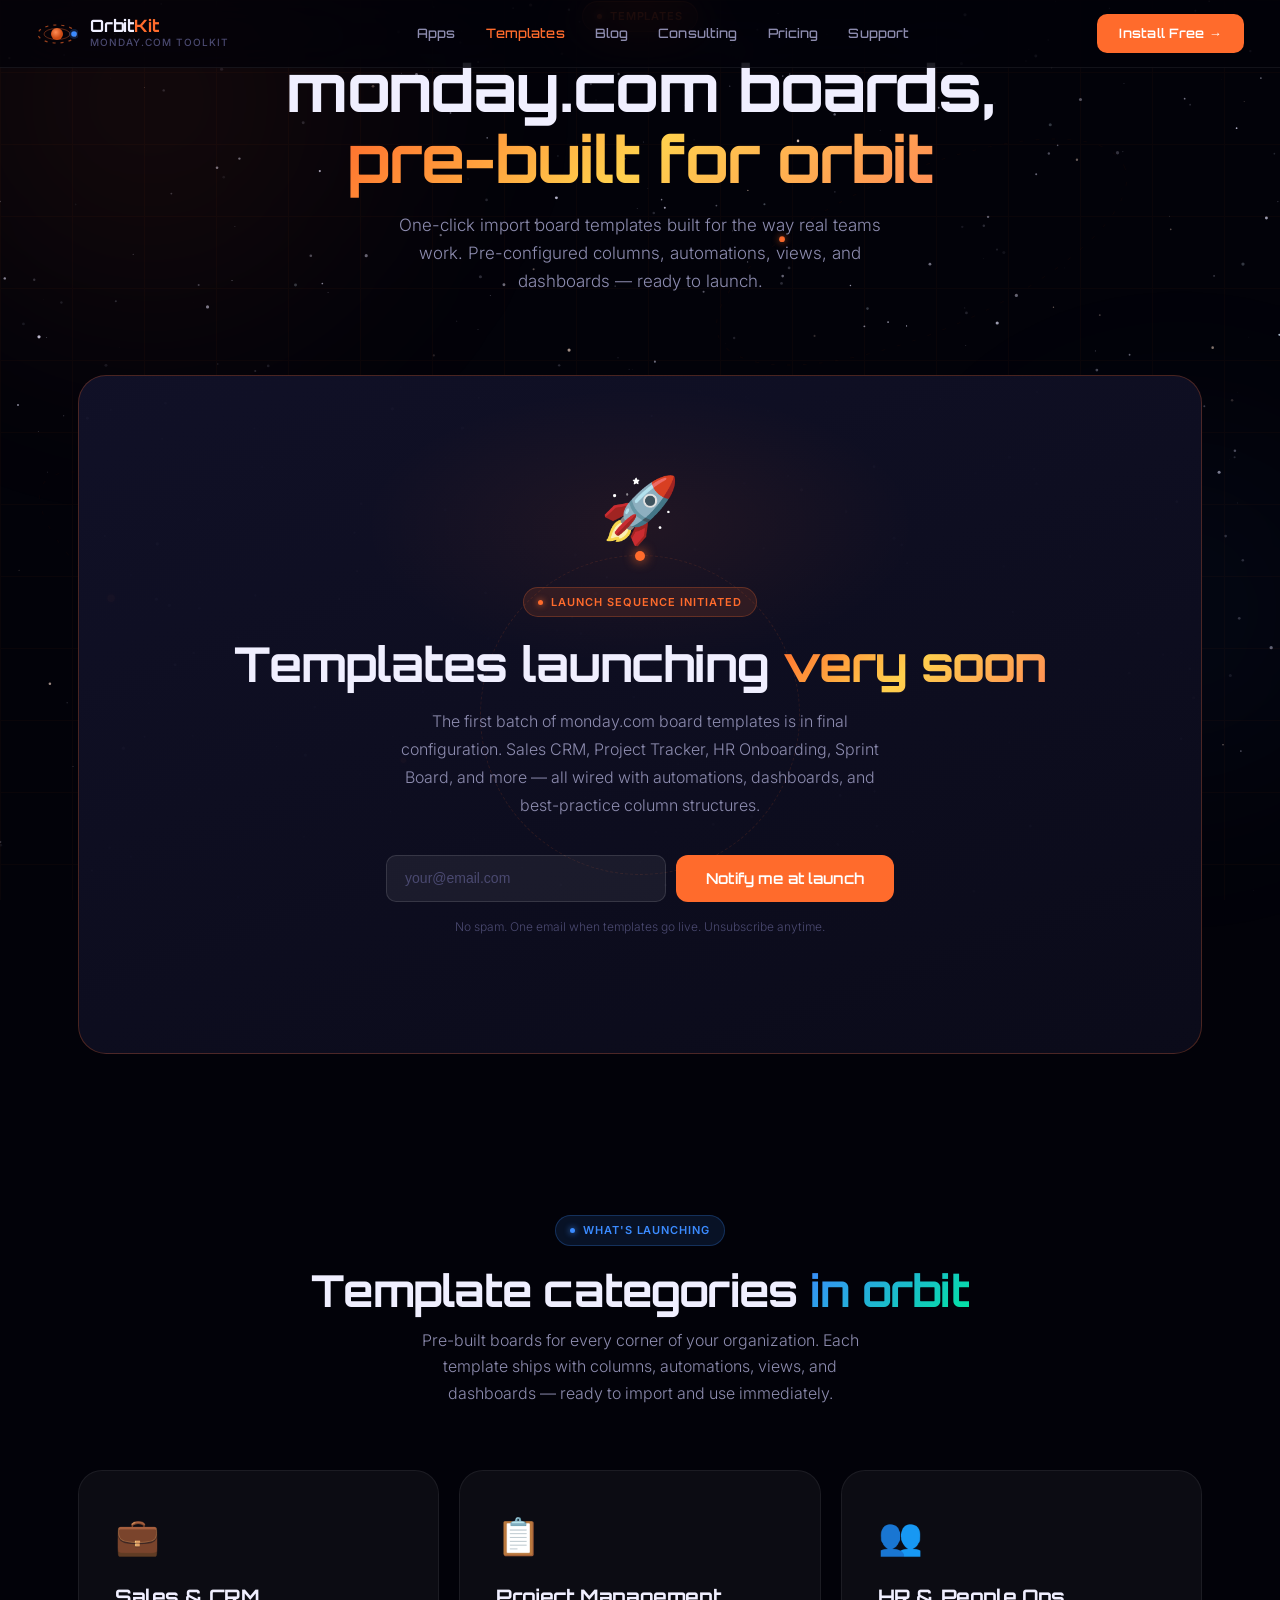
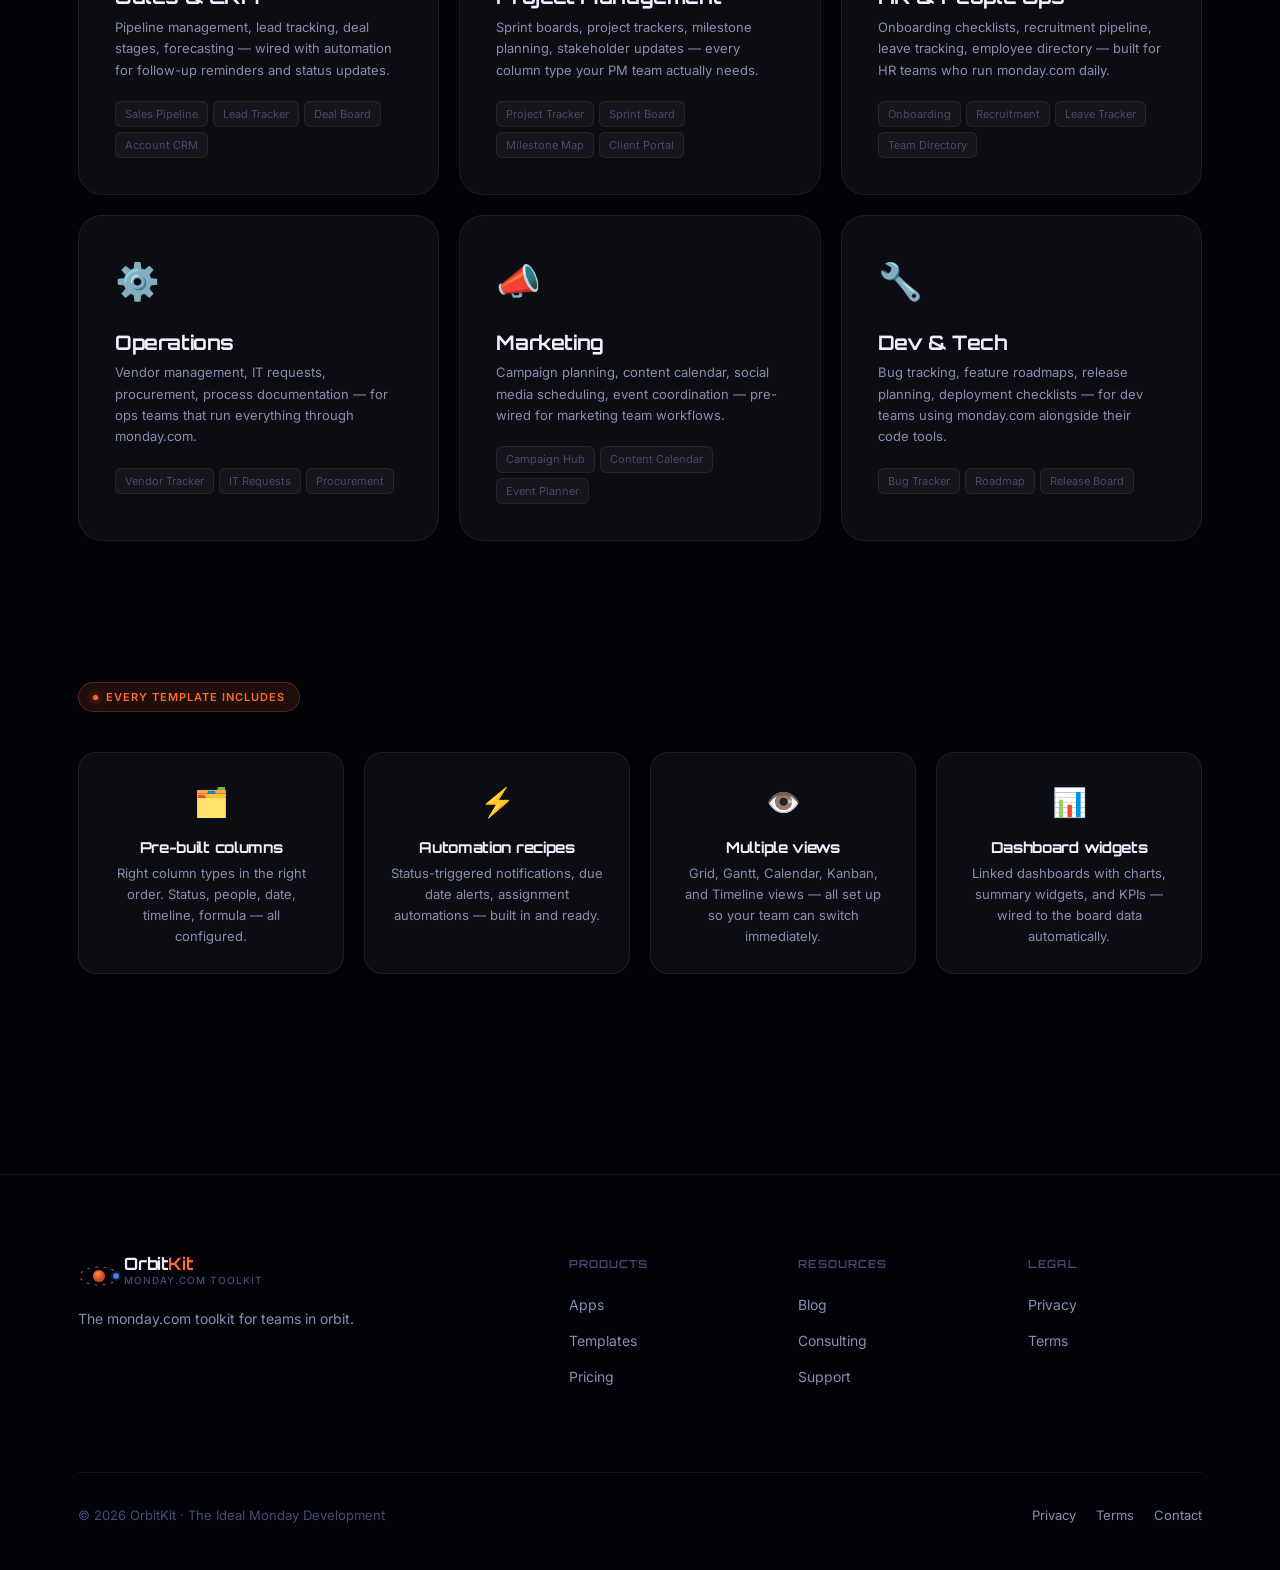
<file: templates.html>
<!DOCTYPE html>
<html lang="en">
<head>
<meta charset="UTF-8"><meta name="viewport" content="width=device-width, initial-scale=1.0">
<title>Templates — OrbitKit | monday.com Board Templates</title>
<link rel="preconnect" href="https://fonts.googleapis.com">
<link rel="preconnect" href="https://fonts.gstatic.com" crossorigin>
<link href="https://fonts.googleapis.com/css2?family=Orbitron:wght@400;500;600;700;800;900&family=Inter:wght@300;400;500;600&display=swap" rel="stylesheet">
<link rel="stylesheet" href="shared.css">
<style>
.page-hero{padding:calc(var(--nav-h)+90px) 0 72px;text-align:center}
.page-hero h1{font-size:clamp(38px,5vw,64px);margin-bottom:16px}
.page-hero p{font-size:17px;color:var(--text2);max-width:520px;margin:0 auto;font-weight:300}

/* COMING SOON HERO */
.cs-hero{padding:80px 0}
.cs-box{
  background:linear-gradient(160deg,rgba(17,17,40,.97),rgba(11,11,26,.98));
  border:1px solid var(--border-o);border-radius:28px;
  padding:80px 60px;text-align:center;position:relative;overflow:hidden;
}
.cs-box::before{
  content:'';position:absolute;top:0;left:50%;transform:translateX(-50%);
  width:600px;height:300px;
  background:radial-gradient(ellipse,rgba(255,107,44,.08) 0%,transparent 65%);
}
.cs-orbit{
  position:absolute;top:50%;left:50%;transform:translate(-50%,-50%);
  width:320px;height:320px;border-radius:50%;
  border:1px dashed rgba(255,107,44,.12);
  animation:spin 35s linear infinite;
}
.cs-orbit::after{
  content:'';position:absolute;top:0;left:50%;margin:-5px 0 0 -5px;
  width:10px;height:10px;border-radius:50%;
  background:var(--orbit);box-shadow:0 0 12px var(--orbit);
}
@keyframes spin{to{transform:translate(-50%,-50%) rotate(360deg)}}
.cs-content{position:relative;z-index:1}
.cs-icon{font-size:64px;margin-bottom:24px;display:block}
.cs-box h2{font-size:clamp(28px,4vw,48px);margin-bottom:16px}
.cs-box p{color:var(--text2);font-size:16px;max-width:500px;margin:0 auto 36px;font-weight:300;line-height:1.75}

/* EMAIL FORM */
.waitlist-form{display:flex;gap:10px;justify-content:center;flex-wrap:wrap;margin-top:0}
.wl-input{background:rgba(255,255,255,.06);border:1px solid var(--border2);border-radius:10px;padding:12px 18px;color:var(--text);font-family:'General Sans',sans-serif;font-size:14px;outline:none;width:280px;transition:border-color .15s}
.wl-input:focus{border-color:var(--border-o)}
.wl-input::placeholder{color:var(--text3)}

/* PREVIEW CATEGORIES */
.cats{padding:80px 0}
.cats-head{text-align:center;margin-bottom:64px}
.cats-head h2{font-size:clamp(28px,3.5vw,44px);margin-bottom:12px}
.cats-grid{display:grid;grid-template-columns:repeat(3,1fr);gap:20px}
.cat-card{
  background:var(--panel);border:1px solid var(--border);
  border-radius:var(--r-xl);padding:36px;
  position:relative;overflow:hidden;
  transition:border-color .25s,transform .25s;
  cursor:default;
}
.cat-card:hover{border-color:var(--border-o);transform:translateY(-4px)}
.cat-card::before{
  content:'';position:absolute;top:0;right:0;
  width:180px;height:180px;border-radius:50%;
  opacity:0;transition:opacity .4s;
}
.cat-card:hover::before{opacity:1}
.cc1::before{background:radial-gradient(circle,rgba(255,107,44,.1) 0%,transparent 70%)}
.cc2::before{background:radial-gradient(circle,rgba(59,139,255,.08) 0%,transparent 70%)}
.cc3::before{background:radial-gradient(circle,rgba(0,229,160,.07) 0%,transparent 70%)}
.cc4::before{background:radial-gradient(circle,rgba(255,208,77,.08) 0%,transparent 70%)}
.cc5::before{background:radial-gradient(circle,rgba(192,132,252,.08) 0%,transparent 70%)}
.cc6::before{background:radial-gradient(circle,rgba(255,107,44,.07) 0%,transparent 70%)}
.cat-icon{font-size:36px;margin-bottom:20px;display:block}
.cat-card h3{font-size:20px;margin-bottom:8px}
.cat-card p{font-size:13px;color:var(--text2);line-height:1.65;margin-bottom:20px}
.cat-count{font-size:12px;color:var(--text3);display:flex;align-items:center;gap:6px}
.cc-dot{width:5px;height:5px;border-radius:50%;background:var(--orbit)}
.cat-preview{display:flex;gap:5px;flex-wrap:wrap;margin-top:14px}
.cp-tag{padding:3px 9px;border-radius:6px;background:rgba(255,255,255,.04);border:1px solid var(--border);font-size:11px;color:var(--text3)}

/* FEATURES */
.tmpl-features{padding:60px 0 80px}
.tf-grid{display:grid;grid-template-columns:repeat(4,1fr);gap:20px}
.tf-card{background:var(--panel);border:1px solid var(--border);border-radius:var(--r-lg);padding:26px;text-align:center;transition:border-color .2s}
.tf-card:hover{border-color:var(--border-o)}
.tf-icon{font-size:28px;margin-bottom:14px;display:block}
.tf-card h4{font-size:15px;margin-bottom:7px}
.tf-card p{font-size:13px;color:var(--text2);line-height:1.6}

@media(max-width:900px){.cats-grid{grid-template-columns:1fr 1fr}.tf-grid{grid-template-columns:1fr 1fr}}
@media(max-width:600px){.cats-grid{grid-template-columns:1fr}.tf-grid{grid-template-columns:1fr}.cs-box{padding:40px 24px}}
</style>
</head>
<body>
<canvas id="universe"></canvas>
<div class="orbital-grid"></div>
<div class="amb amb-1"></div><div class="amb amb-2"></div><div class="amb amb-3"></div>

<nav>
  <a href="index.html" class="nav-brand">
    <div class="ok-logo"><svg viewBox="0 0 42 42" fill="none"><ellipse cx="21" cy="21" rx="19" ry="9" stroke="#FF6B2C" stroke-width="1.2" stroke-dasharray="3 5" opacity="0.6"/><ellipse cx="21" cy="21" rx="13" ry="5.5" stroke="#FF6B2C" stroke-width="1" opacity="0.35"/><circle cx="21" cy="21" r="6" fill="url(#pg)"/><circle cx="38" cy="21" r="5" fill="#3B8BFF" opacity="0.2"/><circle cx="38" cy="21" r="2.8" fill="#3B8BFF"/><defs><radialGradient id="pg" cx="40%" cy="35%"><stop offset="0%" stop-color="#FF8C54"/><stop offset="100%" stop-color="#CC4A14"/></radialGradient></defs></svg></div>
    <div class="brand-text"><span class="brand-name">Orbit<span class="accent">Kit</span></span><span class="brand-sub">monday.com toolkit</span></div>
  </a>
  <ul class="nav-links">
    <li><a href="apps.html">Apps</a></li>
    <li><a href="templates.html" class="active">Templates</a></li>
    <li><a href="blog.html">Blog</a></li>
    <li><a href="consulting.html">Consulting</a></li>
    <li><a href="pricing.html">Pricing</a></li>
    <li><a href="support.html">Support</a></li>
  </ul>
  <div class="nav-right"><a href="apps.html#orbitkit-bi" class="btn-launch">Install Free →</a></div>
</nav>

<div class="content-wrap">
<section class="page-hero">
  <div class="container">
    <div class="stag fi" style="display:inline-flex;"><span class="stag-dot"></span>Templates</div>
    <h1 class="fi d1">monday.com boards,<br><span class="gradient-text">pre-built for orbit</span></h1>
    <p class="fi d2">One-click import board templates built for the way real teams work. Pre-configured columns, automations, views, and dashboards — ready to launch.</p>
  </div>
</section>

<!-- COMING SOON -->
<section class="cs-hero">
  <div class="container">
    <div class="cs-box fi">
      <div class="cs-orbit"></div>
      <div class="cs-content">
        <span class="cs-icon">🚀</span>
        <div class="stag" style="display:inline-flex;margin-bottom:20px;"><span class="stag-dot"></span>Launch sequence initiated</div>
        <h2>Templates launching <span class="gradient-text">very soon</span></h2>
        <p>The first batch of monday.com board templates is in final configuration. Sales CRM, Project Tracker, HR Onboarding, Sprint Board, and more — all wired with automations, dashboards, and best-practice column structures.</p>
        <div class="waitlist-form">
          <input type="email" class="wl-input" placeholder="your@email.com">
          <button class="btn-primary" onclick="this.textContent='✓ You\'re on the list';this.style.background='var(--signal)';this.style.color='var(--void)'">Notify me at launch</button>
        </div>
        <p style="font-size:12px;color:var(--text3);margin-top:14px;">No spam. One email when templates go live. Unsubscribe anytime.</p>
      </div>
    </div>
  </div>
</section>

<!-- CATEGORY PREVIEW -->
<section class="cats">
  <div class="container">
    <div class="cats-head">
      <div class="stag-blue stag fi" style="display:inline-flex;"><span class="stag-dot"></span>What's launching</div>
      <h2 class="fi d1">Template categories <span class="gradient-text-blue">in orbit</span></h2>
      <p class="fi d2" style="color:var(--text2);max-width:460px;margin:12px auto 0;font-weight:300;">Pre-built boards for every corner of your organization. Each template ships with columns, automations, views, and dashboards — ready to import and use immediately.</p>
    </div>
    <div class="cats-grid">
      <div class="cat-card cc1 fi">
        <span class="cat-icon">💼</span>
        <h3>Sales & CRM</h3>
        <p>Pipeline management, lead tracking, deal stages, forecasting — wired with automation for follow-up reminders and status updates.</p>
        <div class="cat-preview">
          <span class="cp-tag">Sales Pipeline</span>
          <span class="cp-tag">Lead Tracker</span>
          <span class="cp-tag">Deal Board</span>
          <span class="cp-tag">Account CRM</span>
        </div>
      </div>
      <div class="cat-card cc2 fi d1">
        <span class="cat-icon">📋</span>
        <h3>Project Management</h3>
        <p>Sprint boards, project trackers, milestone planning, stakeholder updates — every column type your PM team actually needs.</p>
        <div class="cat-preview">
          <span class="cp-tag">Project Tracker</span>
          <span class="cp-tag">Sprint Board</span>
          <span class="cp-tag">Milestone Map</span>
          <span class="cp-tag">Client Portal</span>
        </div>
      </div>
      <div class="cat-card cc3 fi d2">
        <span class="cat-icon">👥</span>
        <h3>HR & People Ops</h3>
        <p>Onboarding checklists, recruitment pipeline, leave tracking, employee directory — built for HR teams who run monday.com daily.</p>
        <div class="cat-preview">
          <span class="cp-tag">Onboarding</span>
          <span class="cp-tag">Recruitment</span>
          <span class="cp-tag">Leave Tracker</span>
          <span class="cp-tag">Team Directory</span>
        </div>
      </div>
      <div class="cat-card cc4 fi">
        <span class="cat-icon">⚙️</span>
        <h3>Operations</h3>
        <p>Vendor management, IT requests, procurement, process documentation — for ops teams that run everything through monday.com.</p>
        <div class="cat-preview">
          <span class="cp-tag">Vendor Tracker</span>
          <span class="cp-tag">IT Requests</span>
          <span class="cp-tag">Procurement</span>
        </div>
      </div>
      <div class="cat-card cc5 fi d1">
        <span class="cat-icon">📣</span>
        <h3>Marketing</h3>
        <p>Campaign planning, content calendar, social media scheduling, event coordination — pre-wired for marketing team workflows.</p>
        <div class="cat-preview">
          <span class="cp-tag">Campaign Hub</span>
          <span class="cp-tag">Content Calendar</span>
          <span class="cp-tag">Event Planner</span>
        </div>
      </div>
      <div class="cat-card cc6 fi d2">
        <span class="cat-icon">🔧</span>
        <h3>Dev & Tech</h3>
        <p>Bug tracking, feature roadmaps, release planning, deployment checklists — for dev teams using monday.com alongside their code tools.</p>
        <div class="cat-preview">
          <span class="cp-tag">Bug Tracker</span>
          <span class="cp-tag">Roadmap</span>
          <span class="cp-tag">Release Board</span>
        </div>
      </div>
    </div>
  </div>
</section>

<!-- FEATURES -->
<section class="tmpl-features">
  <div class="container">
    <div class="stag fi" style="display:inline-flex; margin-bottom:40px;"><span class="stag-dot"></span>Every template includes</div>
    <div class="tf-grid">
      <div class="tf-card fi"><span class="tf-icon">🗂️</span><h4>Pre-built columns</h4><p>Right column types in the right order. Status, people, date, timeline, formula — all configured.</p></div>
      <div class="tf-card fi d1"><span class="tf-icon">⚡</span><h4>Automation recipes</h4><p>Status-triggered notifications, due date alerts, assignment automations — built in and ready.</p></div>
      <div class="tf-card fi d2"><span class="tf-icon">👁️</span><h4>Multiple views</h4><p>Grid, Gantt, Calendar, Kanban, and Timeline views — all set up so your team can switch immediately.</p></div>
      <div class="tf-card fi d3"><span class="tf-icon">📊</span><h4>Dashboard widgets</h4><p>Linked dashboards with charts, summary widgets, and KPIs — wired to the board data automatically.</p></div>
    </div>
  </div>
</section>

<footer>
  <div class="container">
    <div class="footer-top">
      <div class="footer-brand"><a href="index.html" class="nav-brand"><div class="ok-logo" style="width:34px;height:34px;"><svg viewBox="0 0 42 42" fill="none"><ellipse cx="21" cy="21" rx="19" ry="9" stroke="#FF6B2C" stroke-width="1.2" stroke-dasharray="3 5" opacity="0.6"/><circle cx="21" cy="21" r="6" fill="url(#pgf)"/><circle cx="38" cy="21" r="5" fill="#3B8BFF" opacity="0.2"/><circle cx="38" cy="21" r="2.8" fill="#3B8BFF"/><defs><radialGradient id="pgf" cx="40%" cy="35%"><stop offset="0%" stop-color="#FF8C54"/><stop offset="100%" stop-color="#CC4A14"/></radialGradient></defs></svg></div><div class="brand-text"><span class="brand-name">Orbit<span class="accent">Kit</span></span><span class="brand-sub">monday.com toolkit</span></div></a><p>The monday.com toolkit for teams in orbit.</p></div>
      <div class="footer-col"><h5>Products</h5><ul><li><a href="apps.html">Apps</a></li><li><a href="templates.html">Templates</a></li><li><a href="pricing.html">Pricing</a></li></ul></div>
      <div class="footer-col"><h5>Resources</h5><ul><li><a href="blog.html">Blog</a></li><li><a href="consulting.html">Consulting</a></li><li><a href="support.html">Support</a></li></ul></div>
      <div class="footer-col"><h5>Legal</h5><ul><li><a href="privacy.html">Privacy</a></li><li><a href="terms.html">Terms</a></li></ul></div>
    </div>
    <div class="footer-bottom"><span>© 2026 OrbitKit · The Ideal Monday Development</span><div><a href="privacy.html">Privacy</a><a href="terms.html">Terms</a><a href="support.html">Contact</a></div></div>
  </div>
</footer>
</div>
<script src="orbit.js"></script>
</body>
</html>
</file>
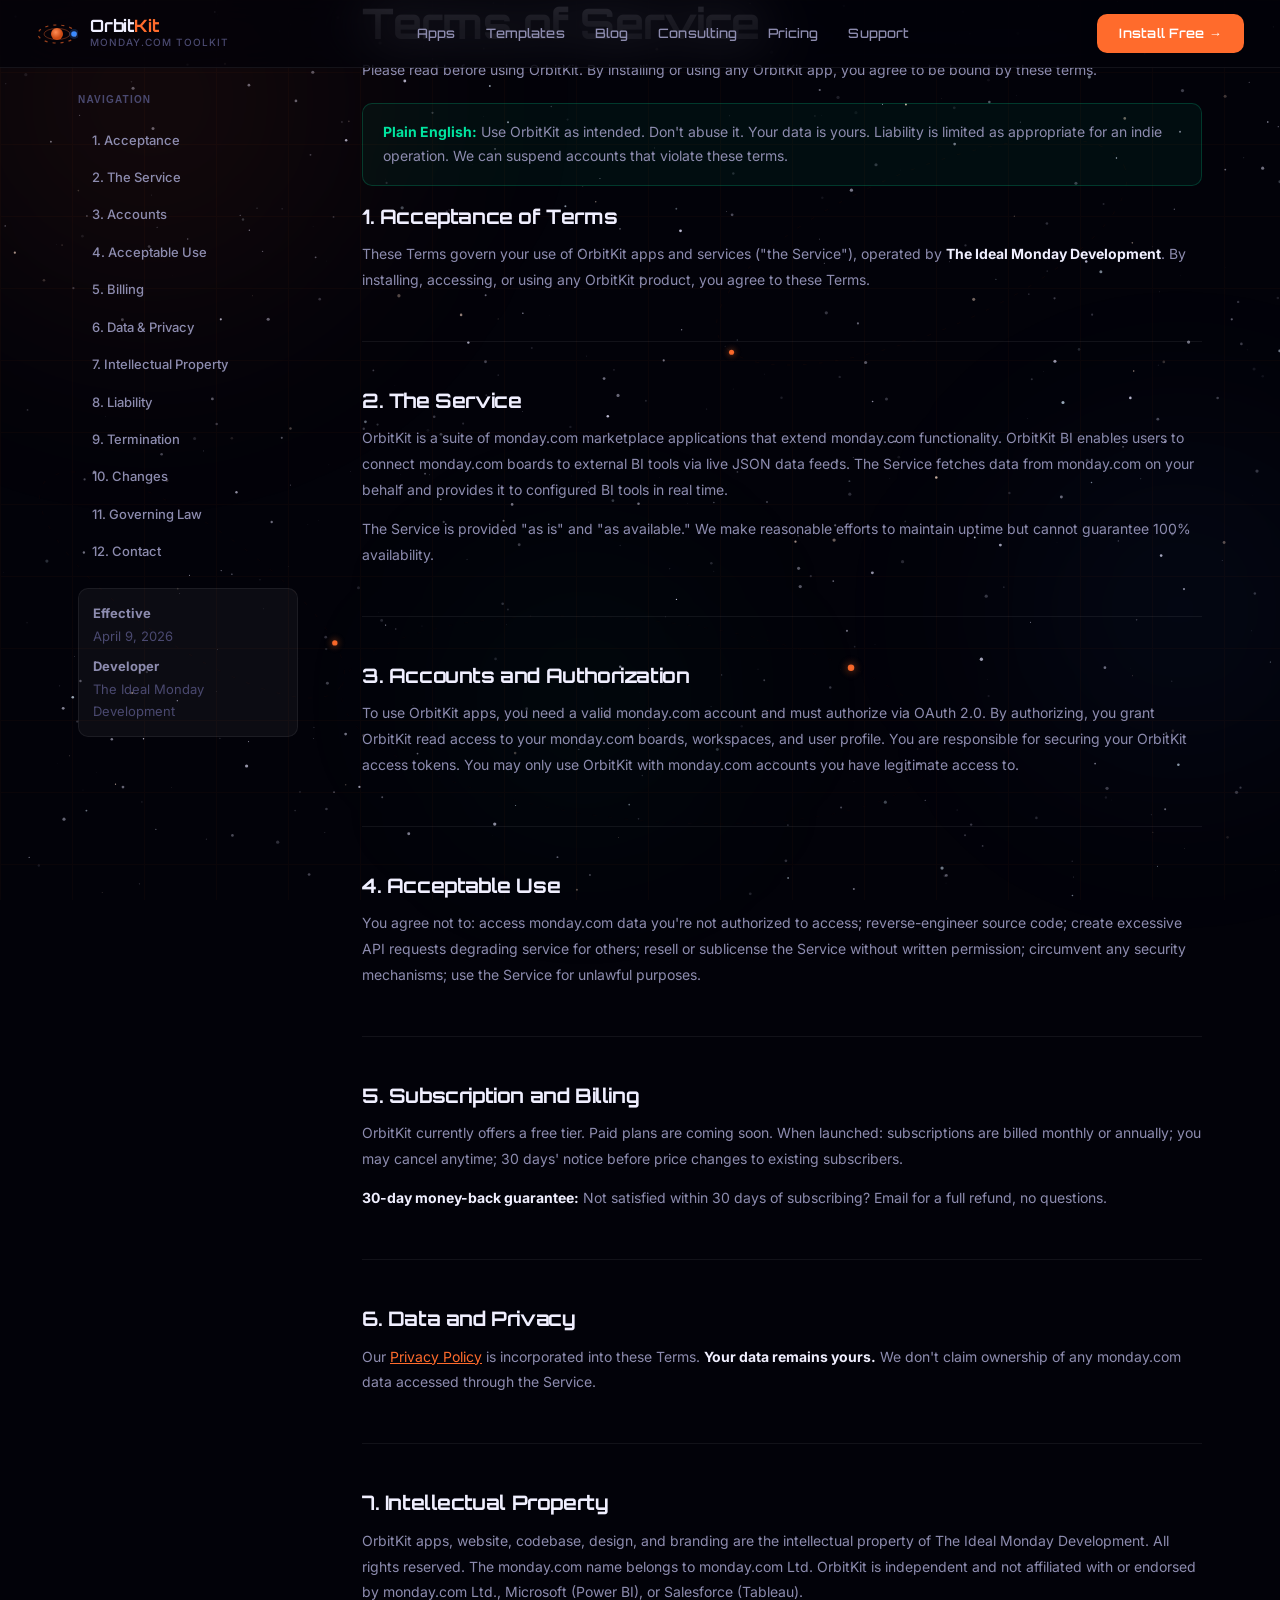
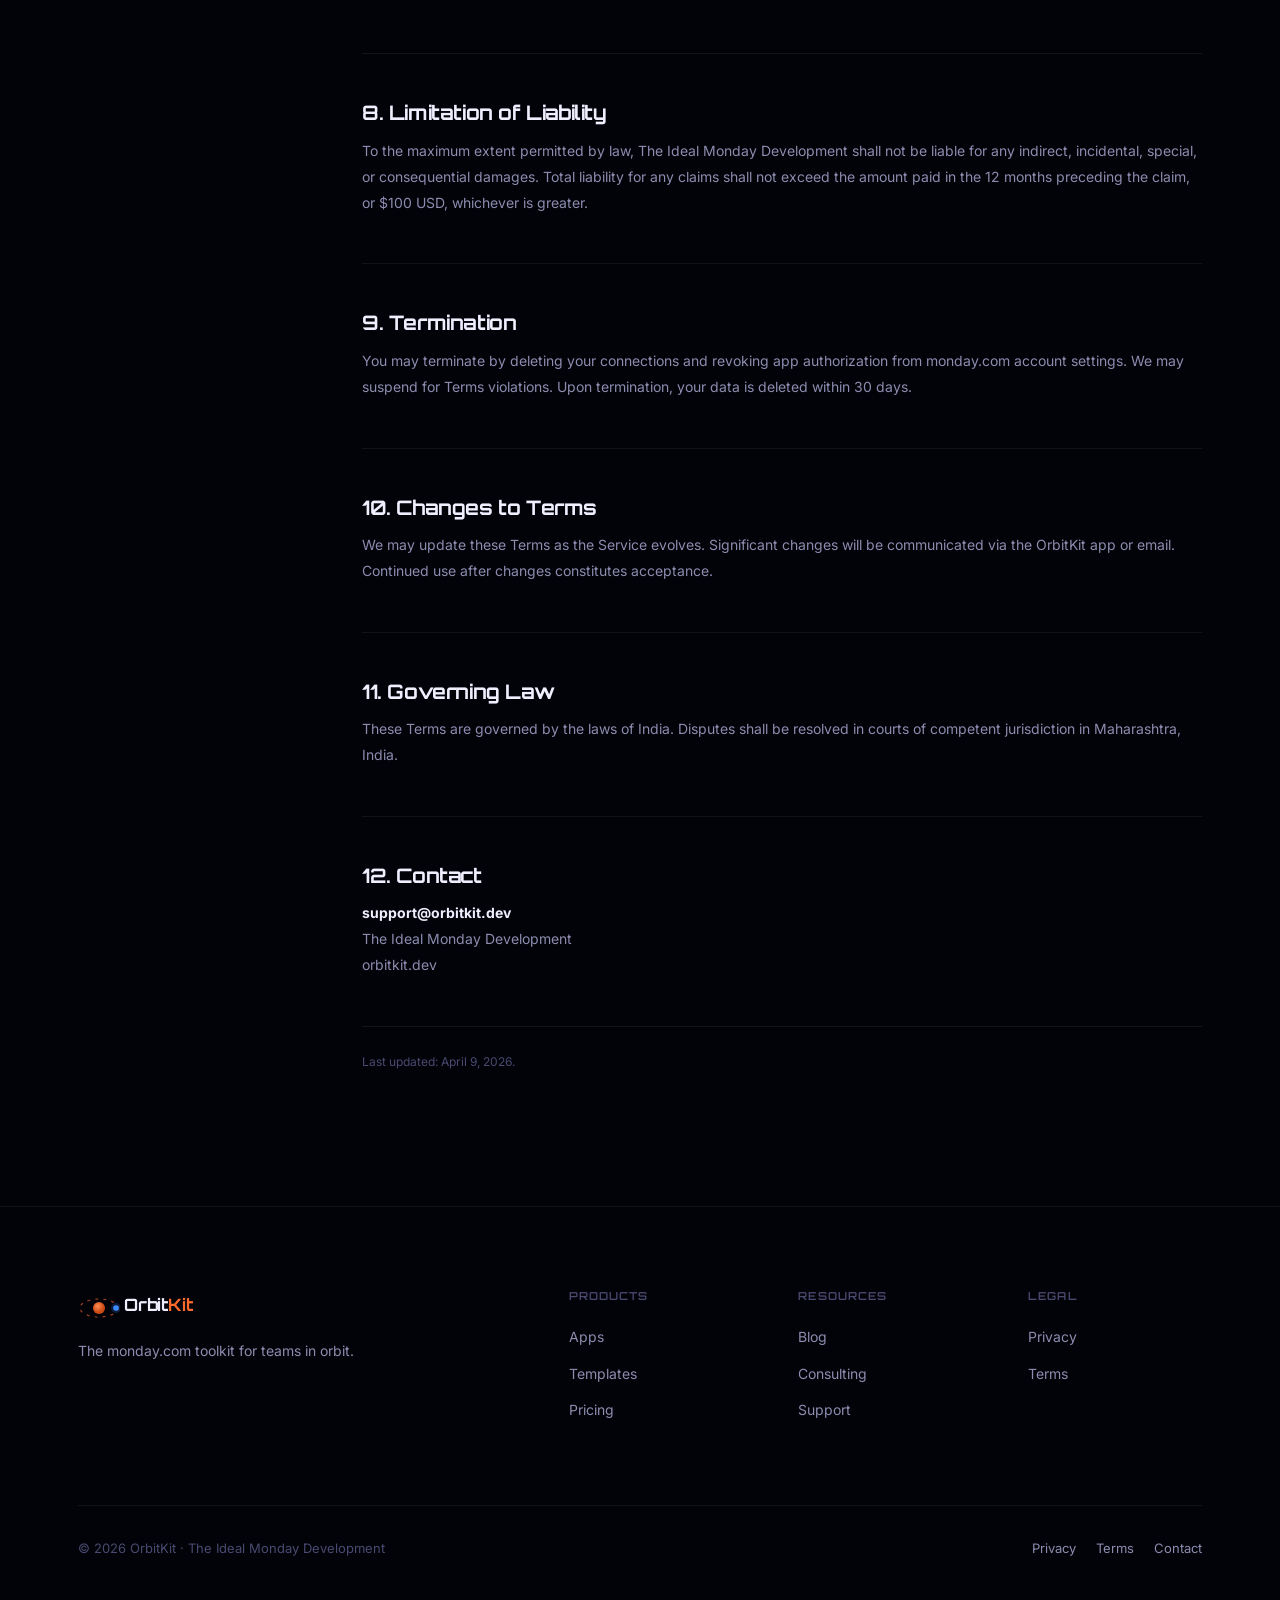
<file: terms.html>
<!DOCTYPE html>
<html lang="en">
<head>
<meta charset="UTF-8"><meta name="viewport" content="width=device-width, initial-scale=1.0">
<title>Terms of Service — OrbitKit</title>
<link rel="preconnect" href="https://fonts.googleapis.com">
<link rel="preconnect" href="https://fonts.gstatic.com" crossorigin>
<link href="https://fonts.googleapis.com/css2?family=Orbitron:wght@400;500;600;700;800;900&family=Inter:wght@300;400;500;600&display=swap" rel="stylesheet">
<link rel="stylesheet" href="shared.css">
<style>
.legal-wrap{display:grid;grid-template-columns:220px 1fr;gap:64px;padding:calc(var(--nav-h)+60px) 0 100px;align-items:start}
.legal-sidebar{position:sticky;top:calc(var(--nav-h) + 24px)}
.ls-title{font-family:'Clash Display',sans-serif;font-size:10px;font-weight:600;letter-spacing:.12em;text-transform:uppercase;color:var(--text3);margin-bottom:14px}
.ls-nav{list-style:none}
.ls-nav li{margin-bottom:2px}
.ls-nav a{display:block;padding:7px 12px;border-radius:8px;color:var(--text2);font-size:13px;text-decoration:none;font-weight:500;transition:all .15s;border-left:2px solid transparent}
.ls-nav a:hover{color:var(--text);background:var(--panel)}
.ls-nav a.on{color:var(--orbit);border-left-color:var(--orbit);background:var(--orbit-dim)}
.ls-meta{background:var(--panel);border:1px solid var(--border);border-radius:10px;padding:14px;margin-top:18px;font-size:13px;color:var(--text3)}
.ls-meta strong{color:var(--text2);display:block;margin-bottom:2px}
.legal-content h1{font-size:42px;margin-bottom:10px}
.subtitle{font-size:15px;color:var(--text2);margin-bottom:48px;line-height:1.6}
.legal-content h2{font-size:20px;margin:48px 0 13px;padding-top:48px;border-top:1px solid var(--border)}
.legal-content h2:first-of-type{margin-top:0;border-top:none;padding-top:0}
.legal-content p{font-size:14px;color:var(--text2);line-height:1.85;margin-bottom:13px}
.legal-content ul{padding-left:18px;margin-bottom:13px}
.legal-content ul li{font-size:14px;color:var(--text2);line-height:1.85;margin-bottom:6px}
.legal-content strong{color:var(--text)}
.hl-box{background:rgba(0,229,160,.05);border:1px solid rgba(0,229,160,.2);border-radius:10px;padding:16px 20px;margin:20px 0;font-size:14px;color:var(--text2);line-height:1.75}
.hl-box strong{color:var(--signal)}
@media(max-width:900px){.legal-wrap{grid-template-columns:1fr}.legal-sidebar{display:none}}
</style>
</head>
<body>
<canvas id="universe"></canvas>
<div class="orbital-grid"></div>
<div class="amb amb-1"></div><div class="amb amb-2"></div><div class="amb amb-3"></div>
<nav>
  <a href="index.html" class="nav-brand"><div class="ok-logo"><svg viewBox="0 0 42 42" fill="none"><ellipse cx="21" cy="21" rx="19" ry="9" stroke="#FF6B2C" stroke-width="1.2" stroke-dasharray="3 5" opacity="0.6"/><ellipse cx="21" cy="21" rx="13" ry="5.5" stroke="#FF6B2C" stroke-width="1" opacity="0.35"/><circle cx="21" cy="21" r="6" fill="url(#pg)"/><circle cx="38" cy="21" r="5" fill="#3B8BFF" opacity="0.2"/><circle cx="38" cy="21" r="2.8" fill="#3B8BFF"/><defs><radialGradient id="pg" cx="40%" cy="35%"><stop offset="0%" stop-color="#FF8C54"/><stop offset="100%" stop-color="#CC4A14"/></radialGradient></defs></svg></div><div class="brand-text"><span class="brand-name">Orbit<span class="accent">Kit</span></span><span class="brand-sub">monday.com toolkit</span></div></a>
  <ul class="nav-links"><li><a href="apps.html">Apps</a></li><li><a href="templates.html">Templates</a></li><li><a href="blog.html">Blog</a></li><li><a href="consulting.html">Consulting</a></li><li><a href="pricing.html">Pricing</a></li><li><a href="support.html">Support</a></li></ul>
  <div class="nav-right"><a href="apps.html#orbitkit-bi" class="btn-launch">Install Free →</a></div>
</nav>
<div class="content-wrap"><div class="container">
  <div class="legal-wrap">
    <aside class="legal-sidebar">
      <div class="ls-title">Navigation</div>
      <ul class="ls-nav">
        <li><a href="#acceptance" class="on">1. Acceptance</a></li>
        <li><a href="#service">2. The Service</a></li>
        <li><a href="#accounts">3. Accounts</a></li>
        <li><a href="#use">4. Acceptable Use</a></li>
        <li><a href="#billing">5. Billing</a></li>
        <li><a href="#data">6. Data & Privacy</a></li>
        <li><a href="#ip">7. Intellectual Property</a></li>
        <li><a href="#liability">8. Liability</a></li>
        <li><a href="#termination">9. Termination</a></li>
        <li><a href="#changes">10. Changes</a></li>
        <li><a href="#governing">11. Governing Law</a></li>
        <li><a href="#contact-t">12. Contact</a></li>
      </ul>
      <div class="ls-meta"><strong>Effective</strong>April 9, 2026<strong style="margin-top:8px;">Developer</strong>The Ideal Monday Development</div>
    </aside>
    <article class="legal-content">
      <h1>Terms of Service</h1>
      <p class="subtitle">Please read before using OrbitKit. By installing or using any OrbitKit app, you agree to be bound by these terms.</p>
      <div class="hl-box"><strong>Plain English:</strong> Use OrbitKit as intended. Don't abuse it. Your data is yours. Liability is limited as appropriate for an indie operation. We can suspend accounts that violate these terms.</div>
      <h2 id="acceptance">1. Acceptance of Terms</h2>
      <p>These Terms govern your use of OrbitKit apps and services ("the Service"), operated by <strong>The Ideal Monday Development</strong>. By installing, accessing, or using any OrbitKit product, you agree to these Terms.</p>
      <h2 id="service">2. The Service</h2>
      <p>OrbitKit is a suite of monday.com marketplace applications that extend monday.com functionality. OrbitKit BI enables users to connect monday.com boards to external BI tools via live JSON data feeds. The Service fetches data from monday.com on your behalf and provides it to configured BI tools in real time.</p>
      <p>The Service is provided "as is" and "as available." We make reasonable efforts to maintain uptime but cannot guarantee 100% availability.</p>
      <h2 id="accounts">3. Accounts and Authorization</h2>
      <p>To use OrbitKit apps, you need a valid monday.com account and must authorize via OAuth 2.0. By authorizing, you grant OrbitKit read access to your monday.com boards, workspaces, and user profile. You are responsible for securing your OrbitKit access tokens. You may only use OrbitKit with monday.com accounts you have legitimate access to.</p>
      <h2 id="use">4. Acceptable Use</h2>
      <p>You agree not to: access monday.com data you're not authorized to access; reverse-engineer source code; create excessive API requests degrading service for others; resell or sublicense the Service without written permission; circumvent any security mechanisms; use the Service for unlawful purposes.</p>
      <h2 id="billing">5. Subscription and Billing</h2>
      <p>OrbitKit currently offers a free tier. Paid plans are coming soon. When launched: subscriptions are billed monthly or annually; you may cancel anytime; 30 days' notice before price changes to existing subscribers.</p>
      <p><strong>30-day money-back guarantee:</strong> Not satisfied within 30 days of subscribing? Email for a full refund, no questions.</p>
      <h2 id="data">6. Data and Privacy</h2>
      <p>Our <a href="privacy.html" style="color:var(--orbit);">Privacy Policy</a> is incorporated into these Terms. <strong>Your data remains yours.</strong> We don't claim ownership of any monday.com data accessed through the Service.</p>
      <h2 id="ip">7. Intellectual Property</h2>
      <p>OrbitKit apps, website, codebase, design, and branding are the intellectual property of The Ideal Monday Development. All rights reserved. The monday.com name belongs to monday.com Ltd. OrbitKit is independent and not affiliated with or endorsed by monday.com Ltd., Microsoft (Power BI), or Salesforce (Tableau).</p>
      <h2 id="liability">8. Limitation of Liability</h2>
      <p>To the maximum extent permitted by law, The Ideal Monday Development shall not be liable for any indirect, incidental, special, or consequential damages. Total liability for any claims shall not exceed the amount paid in the 12 months preceding the claim, or $100 USD, whichever is greater.</p>
      <h2 id="termination">9. Termination</h2>
      <p>You may terminate by deleting your connections and revoking app authorization from monday.com account settings. We may suspend for Terms violations. Upon termination, your data is deleted within 30 days.</p>
      <h2 id="changes">10. Changes to Terms</h2>
      <p>We may update these Terms as the Service evolves. Significant changes will be communicated via the OrbitKit app or email. Continued use after changes constitutes acceptance.</p>
      <h2 id="governing">11. Governing Law</h2>
      <p>These Terms are governed by the laws of India. Disputes shall be resolved in courts of competent jurisdiction in Maharashtra, India.</p>
      <h2 id="contact-t">12. Contact</h2>
      <p><strong>support@orbitkit.dev</strong><br>The Ideal Monday Development<br>orbitkit.dev</p>
      <p style="margin-top:48px;font-size:12px;color:var(--text3);padding-top:24px;border-top:1px solid var(--border);">Last updated: April 9, 2026.</p>
    </article>
  </div>
</div></div>
<footer><div class="container">
  <div class="footer-top"><div class="footer-brand"><a href="index.html" class="nav-brand"><div class="ok-logo" style="width:34px;height:34px;"><svg viewBox="0 0 42 42" fill="none"><ellipse cx="21" cy="21" rx="19" ry="9" stroke="#FF6B2C" stroke-width="1.2" stroke-dasharray="3 5" opacity="0.6"/><circle cx="21" cy="21" r="6" fill="url(#pgf)"/><circle cx="38" cy="21" r="5" fill="#3B8BFF" opacity="0.2"/><circle cx="38" cy="21" r="2.8" fill="#3B8BFF"/><defs><radialGradient id="pgf" cx="40%" cy="35%"><stop offset="0%" stop-color="#FF8C54"/><stop offset="100%" stop-color="#CC4A14"/></radialGradient></defs></svg></div><div class="brand-text"><span class="brand-name">Orbit<span class="accent">Kit</span></span></div></a><p>The monday.com toolkit for teams in orbit.</p></div>
  <div class="footer-col"><h5>Products</h5><ul><li><a href="apps.html">Apps</a></li><li><a href="templates.html">Templates</a></li><li><a href="pricing.html">Pricing</a></li></ul></div>
  <div class="footer-col"><h5>Resources</h5><ul><li><a href="blog.html">Blog</a></li><li><a href="consulting.html">Consulting</a></li><li><a href="support.html">Support</a></li></ul></div>
  <div class="footer-col"><h5>Legal</h5><ul><li><a href="privacy.html">Privacy</a></li><li><a href="terms.html">Terms</a></li></ul></div></div>
  <div class="footer-bottom"><span>© 2026 OrbitKit · The Ideal Monday Development</span><div><a href="privacy.html">Privacy</a><a href="terms.html">Terms</a><a href="support.html">Contact</a></div></div>
</div></footer>
<script src="orbit.js"></script>
<script>
const hs=document.querySelectorAll('.legal-content h2[id]'),ls=document.querySelectorAll('.ls-nav a');
window.addEventListener('scroll',()=>{let c='';hs.forEach(h=>{if(window.scrollY>=h.offsetTop-130)c=h.id});ls.forEach(a=>a.classList.toggle('on',a.getAttribute('href')==='#'+c))},{passive:true});
</script>
</body>
</html>
</file>
<file: shared.css>
@import url('https://fonts.googleapis.com/css2?family=Orbitron:wght@400;500;600;700;800;900&family=Inter:wght@300;400;500;600&display=swap');

:root {
  /* ── SPACE PALETTE ── */
  --void:        #020209;
  --deep:        #06060F;
  --station:     #0B0B1A;
  --hull:        #111128;
  --panel:       rgba(255,255,255,0.045);
  --panel-hi:    rgba(255,255,255,0.075);

  /* ── ORBIT ORANGE (primary) ── */
  --orbit:       #FF6B2C;
  --orbit-hi:    #FF8C54;
  --orbit-lo:    #CC4A14;
  --orbit-dim:   rgba(255,107,44,0.12);
  --orbit-glow:  rgba(255,107,44,0.28);

  /* ── ELECTRIC BLUE (secondary) ── */
  --electric:    #3B8BFF;
  --electric-dim:rgba(59,139,255,0.12);

  /* ── SIGNAL GREEN ── */
  --signal:      #00E5A0;
  --signal-dim:  rgba(0,229,160,0.1);

  /* ── STELLAR GOLD ── */
  --gold:        #FFD04D;
  --gold-dim:    rgba(255,208,77,0.1);

  /* ── TEXT ── */
  --text:        #F0EFFF;
  --text2:       #8D8CAF;
  --text3:       #4A4970;
  --text4:       #252440;

  /* ── BORDERS ── */
  --border:      rgba(255,255,255,0.065);
  --border2:     rgba(255,255,255,0.12);
  --border-o:    rgba(255,107,44,0.25);

  --nav-h: 68px;
  --max:   1180px;
  --r-sm:  8px;
  --r-md:  12px;
  --r-lg:  18px;
  --r-xl:  24px;
  --r-2xl: 32px;
}

*, *::before, *::after { box-sizing: border-box; margin: 0; padding: 0; }
html { scroll-behavior: smooth; }

body {
  font-family: 'Inter', -apple-system, sans-serif;
  background: var(--void);
  color: var(--text);
  line-height: 1.65;
  -webkit-font-smoothing: antialiased;
  overflow-x: hidden;
}

/* ── CANVAS BACKGROUND ── */
#universe {
  position: fixed; inset: 0; z-index: 0; pointer-events: none;
}

/* ── ORBITAL GRID LINES ── */
.orbital-grid {
  position: fixed; inset: 0; z-index: 0; pointer-events: none; opacity: .035;
  background-image:
    linear-gradient(rgba(255,107,44,1) 1px, transparent 1px),
    linear-gradient(90deg, rgba(255,107,44,1) 1px, transparent 1px);
  background-size: 72px 72px;
}

/* ── AMBIENT GLOWS ── */
.amb {
  position: fixed; border-radius: 50%; pointer-events: none; z-index: 0;
  filter: blur(100px);
}
.amb-1 {
  width: 700px; height: 700px; top: -250px; left: -200px;
  background: radial-gradient(circle, rgba(255,107,44,.1) 0%, transparent 65%);
  animation: ambdrift1 25s ease-in-out infinite alternate;
}
.amb-2 {
  width: 500px; height: 500px; top: 40%; right: -150px;
  background: radial-gradient(circle, rgba(59,139,255,.08) 0%, transparent 65%);
  animation: ambdrift2 32s ease-in-out infinite alternate;
}
.amb-3 {
  width: 400px; height: 400px; bottom: 0; left: 30%;
  background: radial-gradient(circle, rgba(0,229,160,.06) 0%, transparent 65%);
  animation: ambdrift3 20s ease-in-out infinite alternate;
}
@keyframes ambdrift1 { to { transform: translate(80px, 60px); } }
@keyframes ambdrift2 { to { transform: translate(-60px, 80px); } }
@keyframes ambdrift3 { to { transform: translate(40px, -50px); } }

/* ── CONTENT LAYER ── */
.content-wrap { position: relative; z-index: 2; }
.container { max-width: var(--max); margin: 0 auto; padding: 0 28px; }

/* ── NAV ── */
nav {
  position: fixed; top: 0; left: 0; right: 0; z-index: 100;
  height: var(--nav-h);
  display: flex; align-items: center; justify-content: space-between;
  padding: 0 36px;
  background: rgba(2,2,9,0.75);
  backdrop-filter: blur(28px) saturate(1.5);
  border-bottom: 1px solid var(--border);
}

/* LOGO */
.nav-brand { display: flex; align-items: center; gap: 12px; text-decoration: none; }
.ok-logo {
  position: relative;
  width: 42px; height: 42px;
}
.ok-logo svg { width: 42px; height: 42px; }
.brand-text {
  display: flex; flex-direction: column; gap: 0;
}
.brand-name {
  font-family: 'Orbitron', sans-serif;
  font-weight: 700; font-size: 17px; letter-spacing: -.01em;
  color: var(--text); line-height: 1;
}
.brand-name .accent { color: var(--orbit); }
.brand-sub {
  font-size: 10px; color: var(--text3); letter-spacing: .1em;
  text-transform: uppercase; font-weight: 500;
}

.nav-links { display: flex; gap: 2px; list-style: none; align-items: center; }
.nav-links a {
  display: block; padding: 7px 14px; border-radius: 8px;
  font-family: 'Orbitron', sans-serif;
  font-size: 13px; font-weight: 500; color: var(--text2);
  text-decoration: none; transition: color .15s, background .15s;
  letter-spacing: .01em;
}
.nav-links a:hover { color: var(--text); background: var(--panel); }
.nav-links a.active { color: var(--orbit); }

.nav-right { display: flex; align-items: center; gap: 12px; }
.status-pill {
  display: flex; align-items: center; gap: 7px;
  padding: 5px 12px; border-radius: 20px;
  background: var(--signal-dim); border: 1px solid rgba(0,229,160,.2);
  font-size: 11px; color: var(--signal); font-weight: 600; letter-spacing: .03em;
}
.status-dot {
  width: 6px; height: 6px; border-radius: 50%;
  background: var(--signal); box-shadow: 0 0 8px var(--signal);
  animation: blink 2s infinite;
}
@keyframes blink { 0%,100%{opacity:1} 50%{opacity:.4} }

.btn-launch {
  display: inline-flex; align-items: center; gap: 7px;
  padding: 9px 22px; border-radius: 10px;
  background: var(--orbit); color: #fff;
  font-family: 'Orbitron', sans-serif; font-size: 13px; font-weight: 600;
  text-decoration: none; border: none; cursor: pointer;
  transition: all .2s; letter-spacing: .02em; position: relative; overflow: hidden;
}
.btn-launch::before {
  content: '';
  position: absolute; inset: 0;
  background: linear-gradient(135deg, transparent 40%, rgba(255,255,255,.15));
  opacity: 0; transition: opacity .2s;
}
.btn-launch:hover {
  background: var(--orbit-hi);
  transform: translateY(-1px);
  box-shadow: 0 6px 24px var(--orbit-glow);
}
.btn-launch:hover::before { opacity: 1; }

/* ── SECTION TAG ── */
.stag {
  display: inline-flex; align-items: center; gap: 8px;
  padding: 5px 14px; border-radius: 20px;
  border: 1px solid var(--border-o);
  background: var(--orbit-dim);
  color: var(--orbit); font-size: 11px; font-weight: 600;
  letter-spacing: .09em; text-transform: uppercase; margin-bottom: 20px;
}
.stag-dot { width: 5px; height: 5px; border-radius: 50%; background: var(--orbit); box-shadow: 0 0 6px var(--orbit); }

.stag-blue {
  border-color: rgba(59,139,255,.25);
  background: var(--electric-dim); color: var(--electric);
}
.stag-blue .stag-dot { background: var(--electric); box-shadow: 0 0 6px var(--electric); }

.stag-green {
  border-color: rgba(0,229,160,.25);
  background: var(--signal-dim); color: var(--signal);
}
.stag-green .stag-dot { background: var(--signal); box-shadow: 0 0 6px var(--signal); }

/* ── TYPOGRAPHY ── */
h1, h2, h3, h4 {
  font-family: 'Orbitron', sans-serif;
  letter-spacing: -.02em; line-height: 1.12;
}
.gradient-text {
  background: linear-gradient(135deg, var(--orbit) 0%, var(--gold) 50%, var(--orbit-hi) 100%);
  -webkit-background-clip: text; -webkit-text-fill-color: transparent;
  background-clip: text;
}
.gradient-text-blue {
  background: linear-gradient(135deg, var(--electric) 0%, var(--signal) 100%);
  -webkit-background-clip: text; -webkit-text-fill-color: transparent;
  background-clip: text;
}

/* ── BUTTONS ── */
.btn-primary {
  display: inline-flex; align-items: center; gap: 8px;
  padding: 14px 30px; border-radius: 12px;
  background: var(--orbit); color: #fff;
  font-family: 'Orbitron', sans-serif; font-size: 15px; font-weight: 600;
  text-decoration: none; border: none; cursor: pointer;
  transition: all .2s; position: relative; overflow: hidden; letter-spacing: .01em;
}
.btn-primary:hover { background: var(--orbit-hi); transform: translateY(-2px); box-shadow: 0 12px 32px var(--orbit-glow); }

.btn-secondary {
  display: inline-flex; align-items: center; gap: 8px;
  padding: 14px 30px; border-radius: 12px;
  background: var(--panel); color: var(--text);
  font-family: 'Orbitron', sans-serif; font-size: 15px; font-weight: 500;
  text-decoration: none; border: 1px solid var(--border2); cursor: pointer;
  transition: all .2s; backdrop-filter: blur(10px);
}
.btn-secondary:hover { background: var(--panel-hi); border-color: var(--border-o); color: var(--orbit); }

.btn-ghost {
  display: inline-flex; align-items: center; gap: 7px;
  padding: 9px 20px; border-radius: 9px;
  background: var(--panel); color: var(--text2);
  font-family: 'Orbitron', sans-serif; font-size: 13px; font-weight: 500;
  text-decoration: none; border: 1px solid var(--border); cursor: pointer;
  transition: all .15s;
}
.btn-ghost:hover { background: var(--panel-hi); color: var(--text); border-color: var(--border2); }

/* ── CARDS ── */
.glass {
  background: var(--panel);
  border: 1px solid var(--border);
  border-radius: var(--r-lg);
  backdrop-filter: blur(16px);
  transition: border-color .2s, background .2s, transform .25s, box-shadow .25s;
}
.glass:hover {
  background: var(--panel-hi);
  border-color: var(--border-o);
  box-shadow: 0 0 40px rgba(255,107,44,.07);
}

/* ── FADE IN ── */
.fi { opacity: 0; transform: translateY(24px); transition: opacity .65s ease, transform .65s ease; }
.fi.d1 { transition-delay: .1s; }
.fi.d2 { transition-delay: .2s; }
.fi.d3 { transition-delay: .3s; }
.fi.d4 { transition-delay: .4s; }
.fi.vis { opacity: 1; transform: none; }

/* ── FOOTER ── */
footer {
  border-top: 1px solid var(--border);
  padding: 80px 0 44px;
  margin-top: 120px;
  position: relative; z-index: 2;
}
.footer-top {
  display: grid; grid-template-columns: 2.5fr 1fr 1fr 1fr;
  gap: 56px; margin-bottom: 72px;
}
.footer-brand p { color: var(--text2); font-size: 14px; line-height: 1.75; margin-top: 18px; max-width: 300px; }
.footer-col h5 {
  font-family: 'Orbitron', sans-serif;
  font-size: 11px; font-weight: 600; letter-spacing: .1em;
  text-transform: uppercase; color: var(--text3); margin-bottom: 18px;
}
.footer-col ul { list-style: none; }
.footer-col li { margin-bottom: 10px; }
.footer-col a { color: var(--text2); text-decoration: none; font-size: 14px; transition: color .15s; }
.footer-col a:hover { color: var(--orbit); }
.footer-bottom {
  display: flex; align-items: center; justify-content: space-between;
  padding-top: 32px; border-top: 1px solid var(--border);
  color: var(--text3); font-size: 13px;
}
.footer-bottom a { color: var(--text2); text-decoration: none; margin-left: 20px; transition: color .15s; }
.footer-bottom a:hover { color: var(--orbit); }

/* ── CUSTOM CURSOR ── */
html {
  cursor: url("data:image/svg+xml,<svg xmlns='http://www.w3.org/2000/svg' width='24' height='24' viewBox='0 0 24 24'><circle cx='12' cy='12' r='9' stroke='%23FF6B2C' stroke-width='1' fill='none' opacity='0.8'/><line x1='12' y1='2' x2='12' y2='6' stroke='%23FF6B2C' stroke-width='1'/><line x1='12' y1='18' x2='12' y2='22' stroke='%23FF6B2C' stroke-width='1'/><line x1='2' y1='12' x2='6' y2='12' stroke='%23FF6B2C' stroke-width='1'/><line x1='18' y1='12' x2='22' y2='12' stroke='%23FF6B2C' stroke-width='1'/><circle cx='12' cy='12' r='2' fill='%23FF6B2C'/></svg>") 12 12, crosshair;
}
a, button, [role="button"],
.btn-primary, .btn-secondary, .btn-ghost, .btn-launch,
.nav-links a, .footer-col a, label[for], select {
  cursor: url("data:image/svg+xml,<svg xmlns='http://www.w3.org/2000/svg' width='28' height='28' viewBox='0 0 28 28'><circle cx='14' cy='14' r='11' stroke='%233B8BFF' stroke-width='1.2' fill='none' opacity='0.9'/><circle cx='14' cy='14' r='6' stroke='%233B8BFF' stroke-width='0.8' fill='none' opacity='0.4'/><line x1='14' y1='1' x2='14' y2='7' stroke='%233B8BFF' stroke-width='1.2'/><line x1='14' y1='21' x2='14' y2='27' stroke='%233B8BFF' stroke-width='1.2'/><line x1='1' y1='14' x2='7' y2='14' stroke='%233B8BFF' stroke-width='1.2'/><line x1='21' y1='14' x2='27' y2='14' stroke='%233B8BFF' stroke-width='1.2'/><circle cx='14' cy='14' r='2' fill='%233B8BFF'/></svg>") 14 14, pointer;
}

/* ── SCROLLBAR ── */
::-webkit-scrollbar { width: 4px; }
::-webkit-scrollbar-track { background: var(--void); }
::-webkit-scrollbar-thumb { background: var(--hull); border-radius: 10px; }
::-webkit-scrollbar-thumb:hover { background: var(--orbit-lo); }

/* ── RESPONSIVE ── */
@media (max-width: 960px) {
  .footer-top { grid-template-columns: 1fr 1fr; gap: 36px; }
  nav { padding: 0 20px; }
}
@media (max-width: 640px) {
  .nav-links { display: none; }
  .footer-top { grid-template-columns: 1fr; }
  .status-pill { display: none; }
}
</file>
